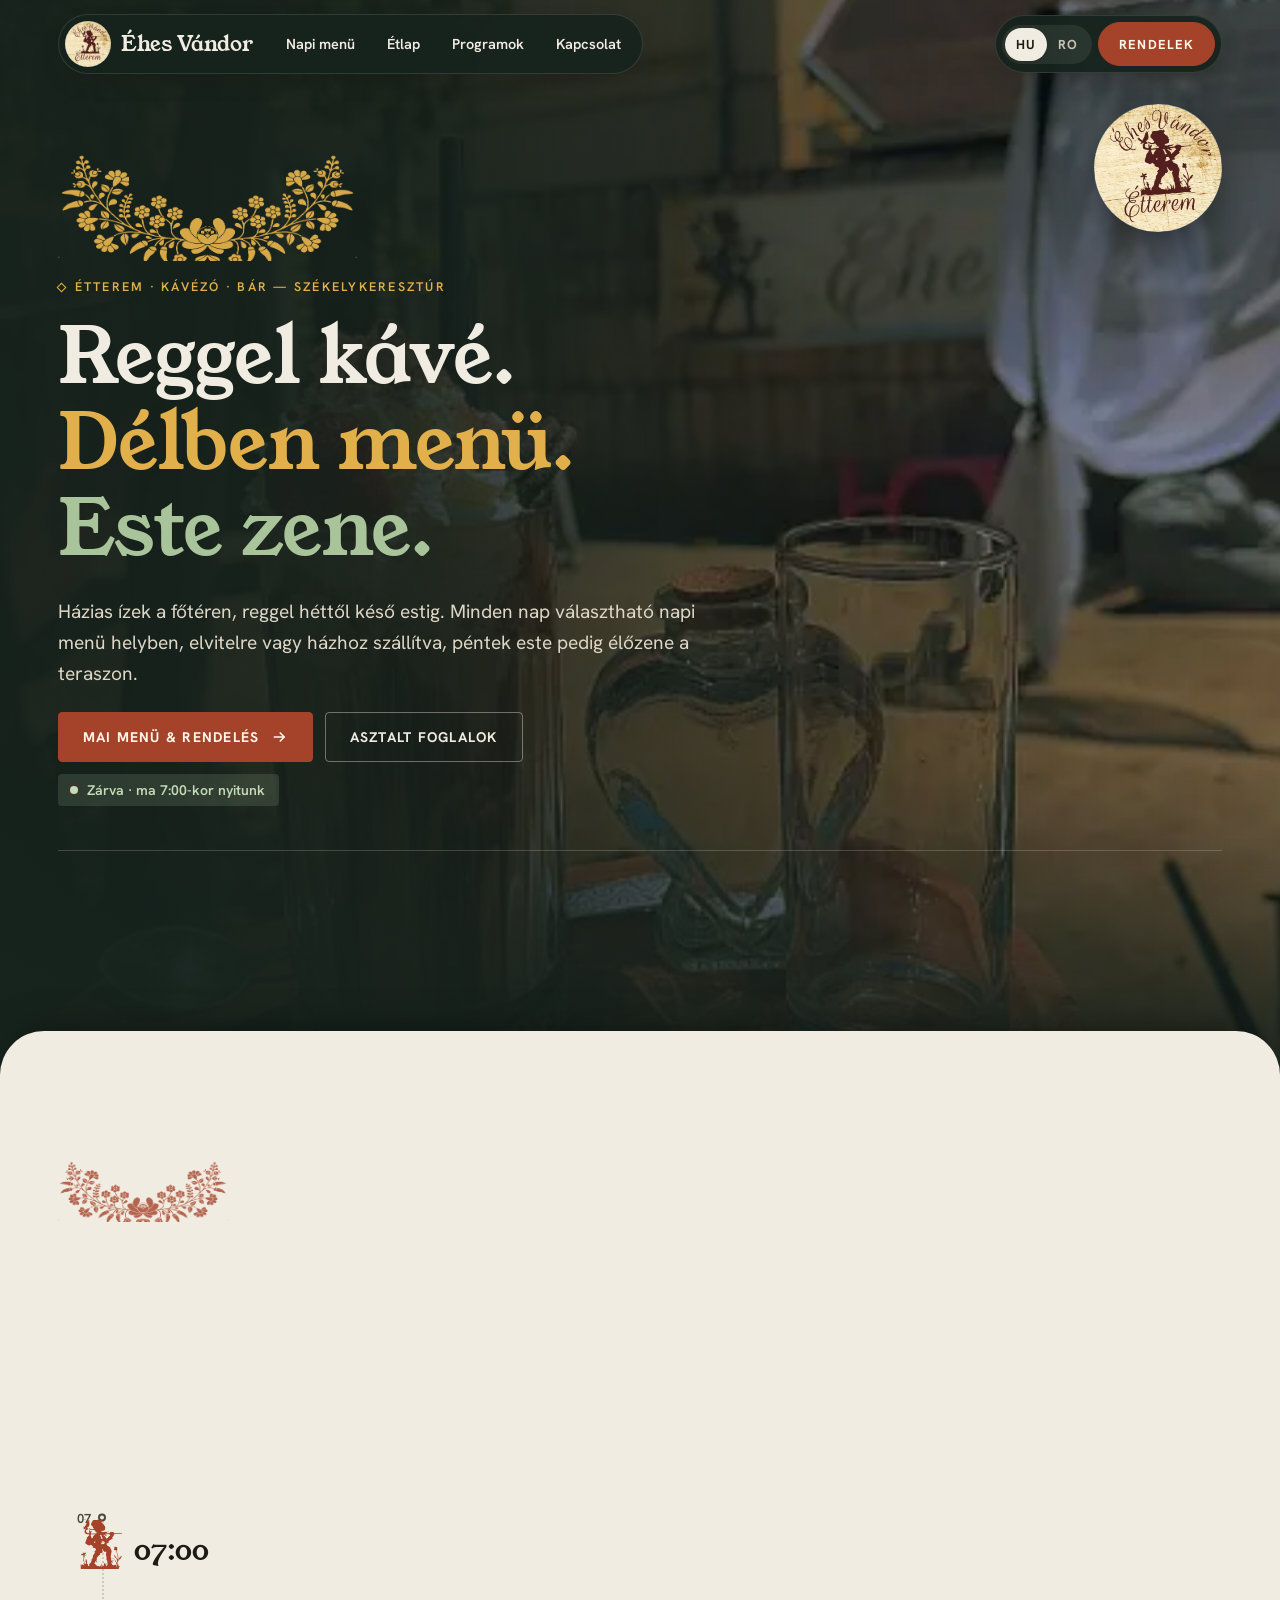
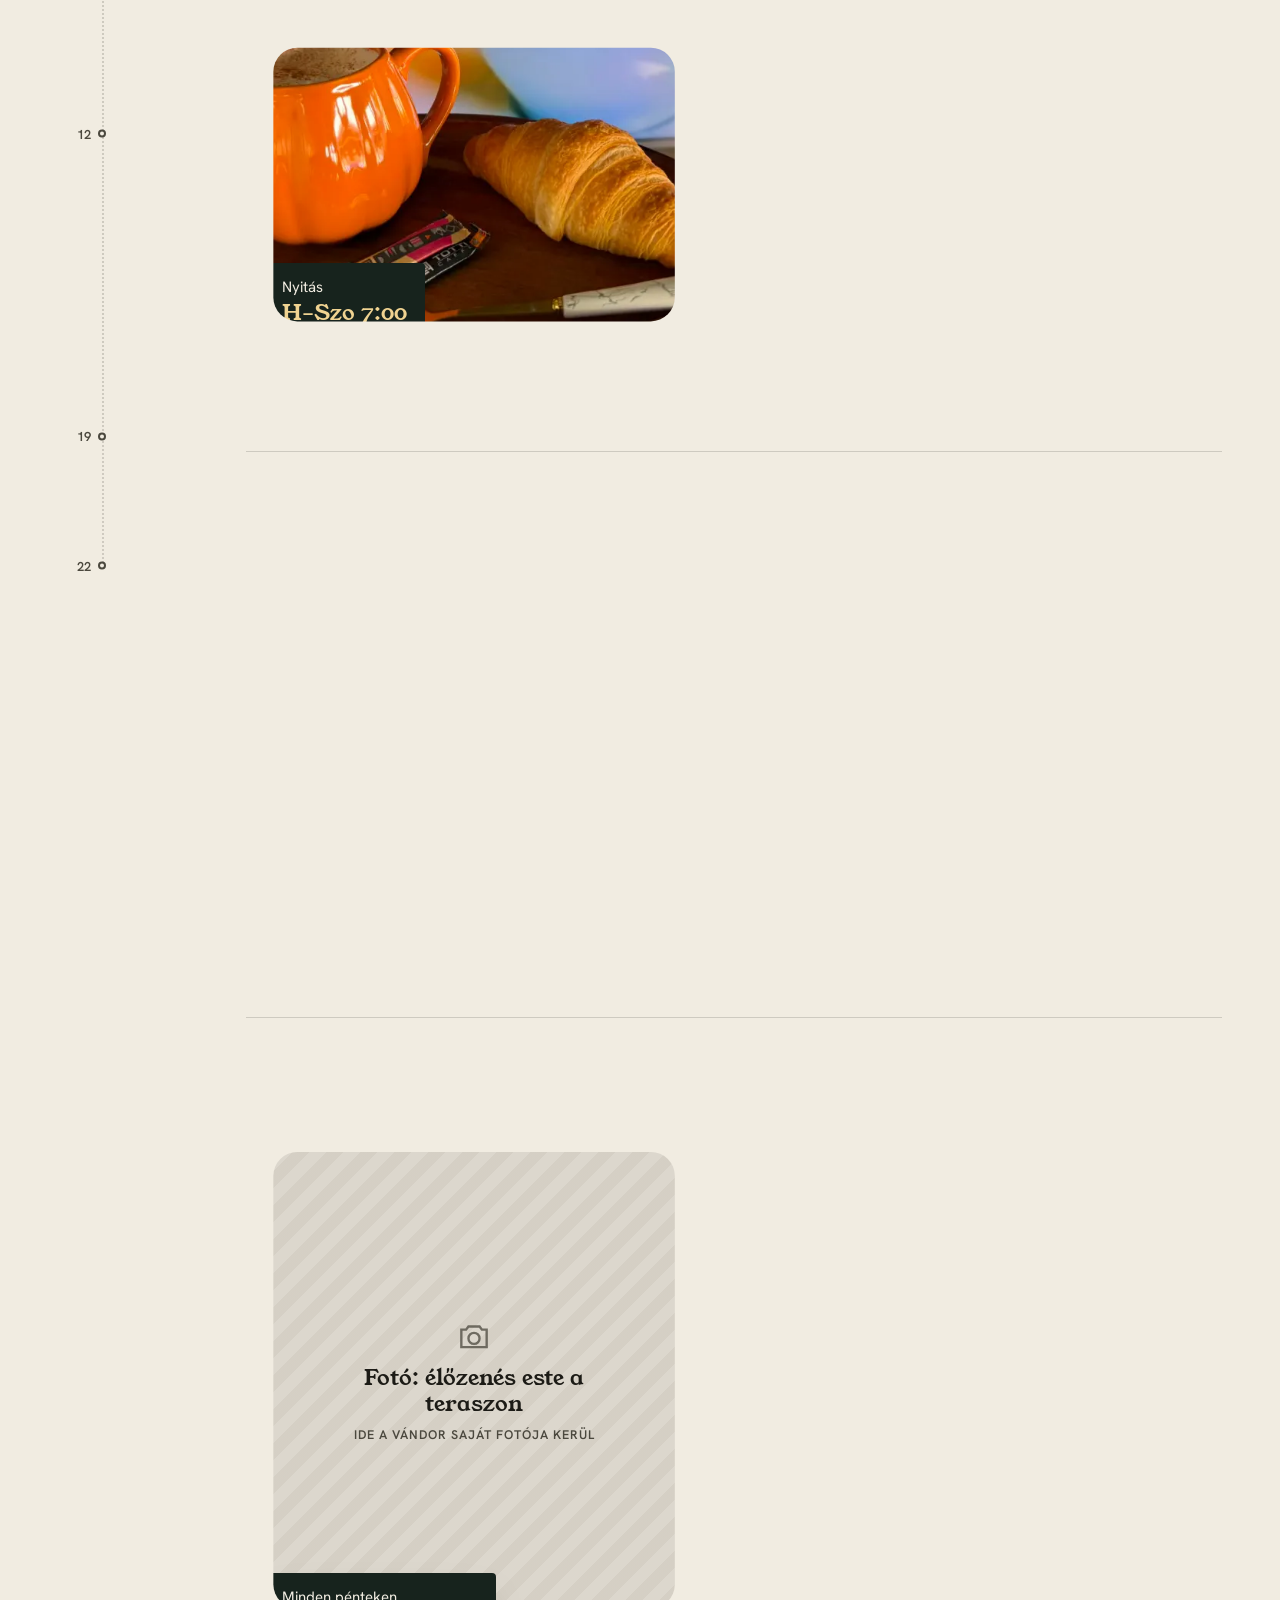
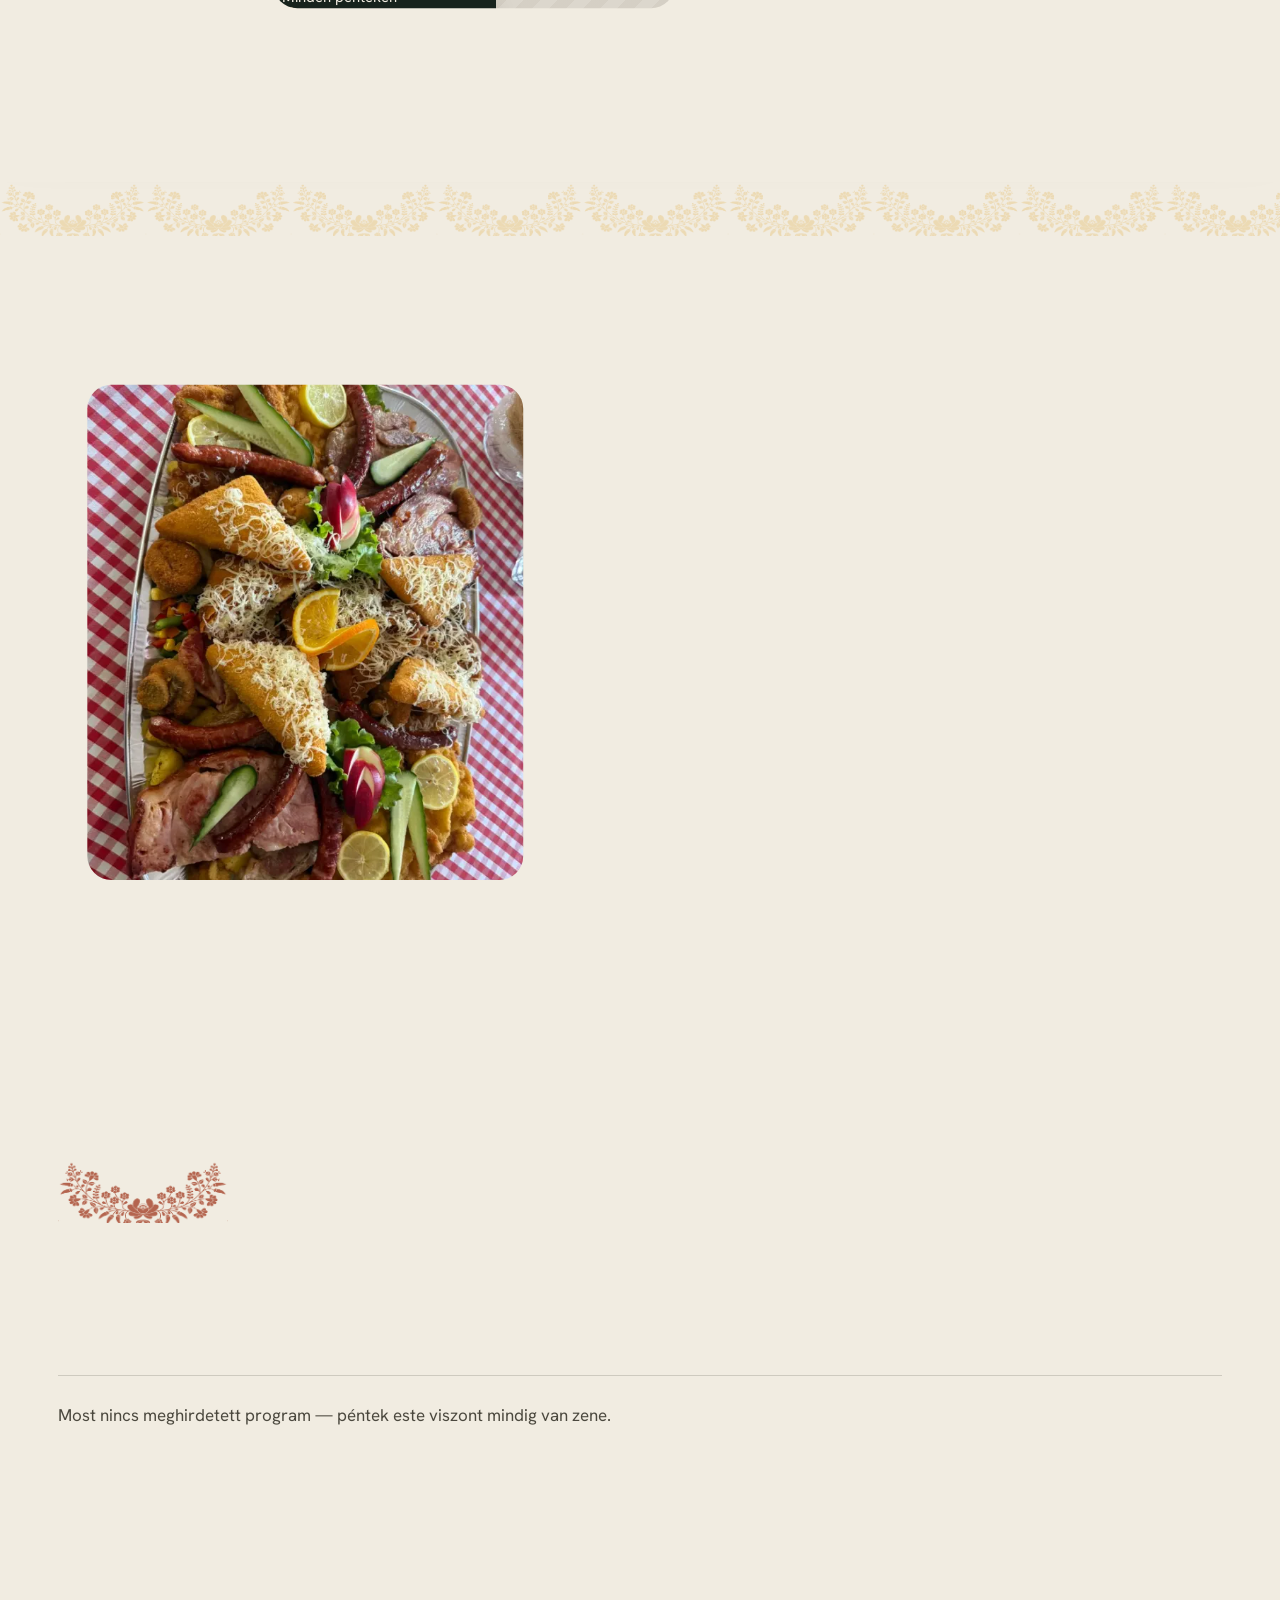
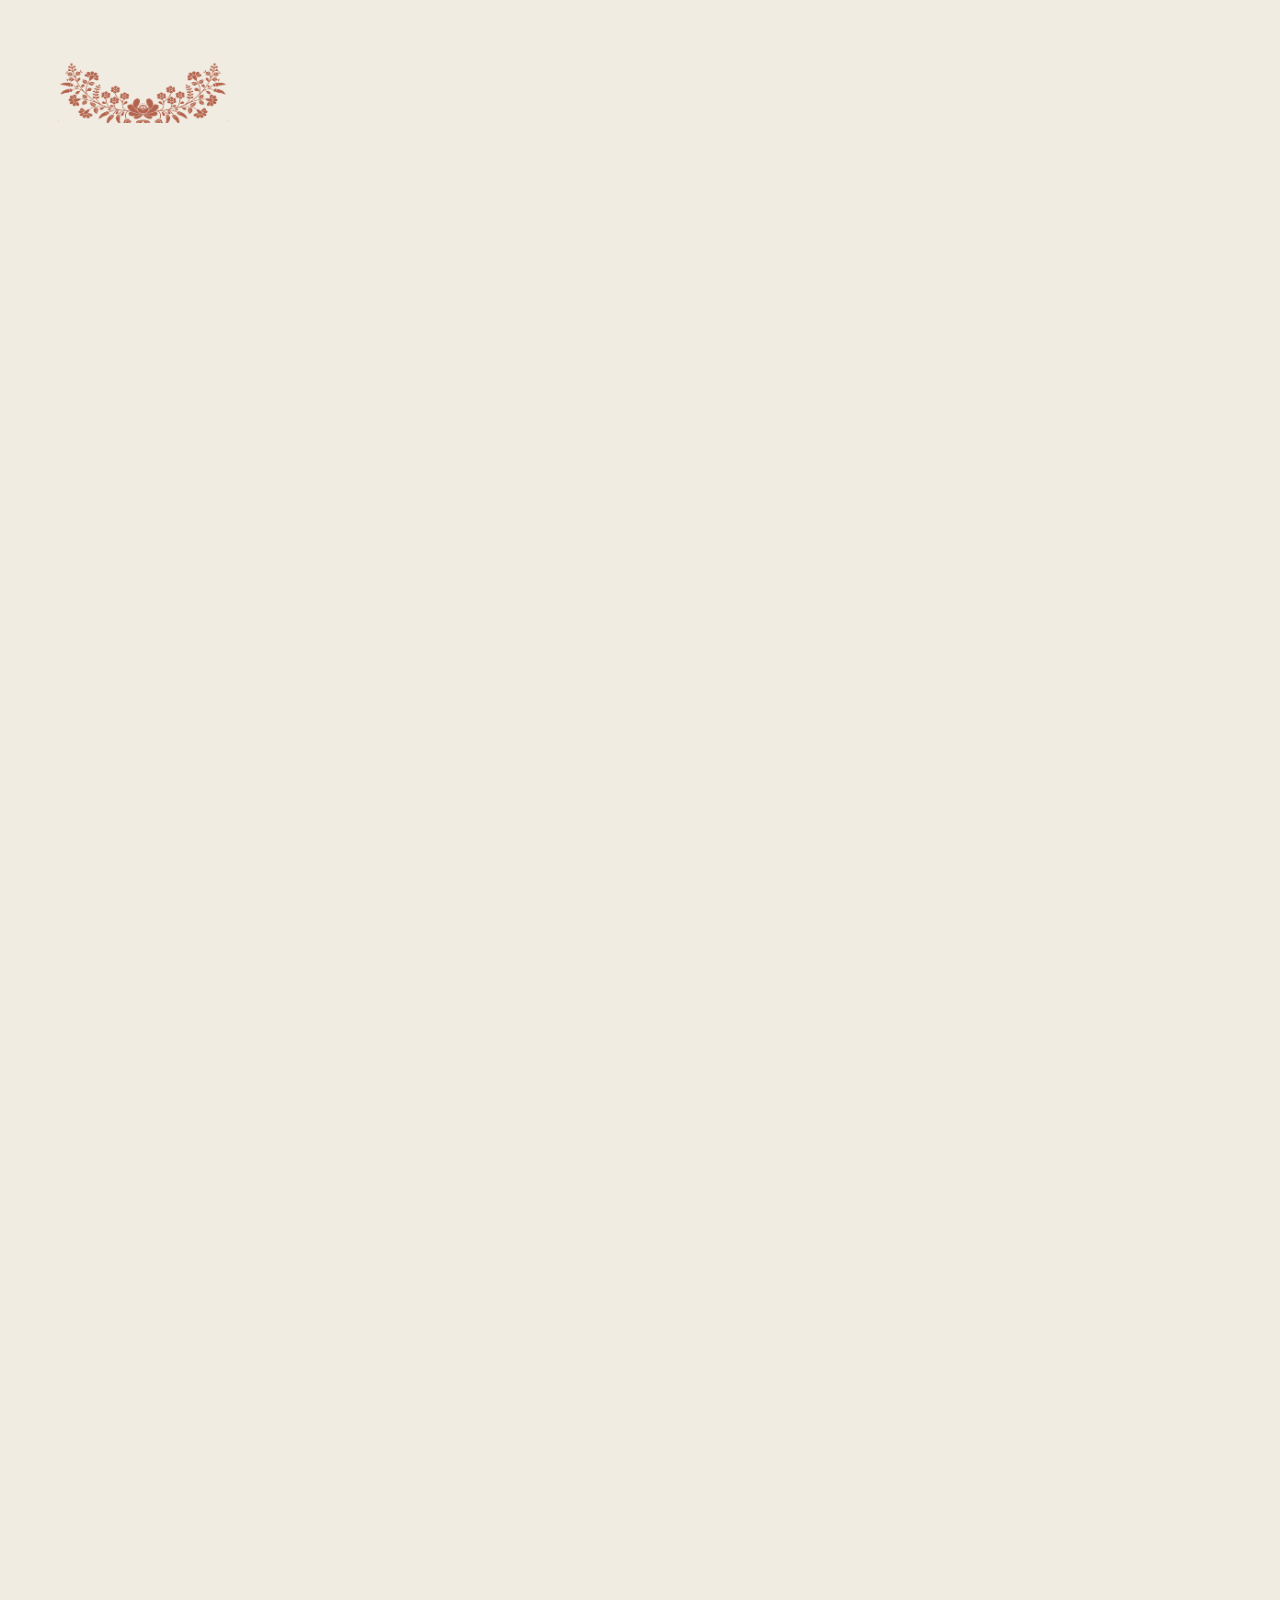
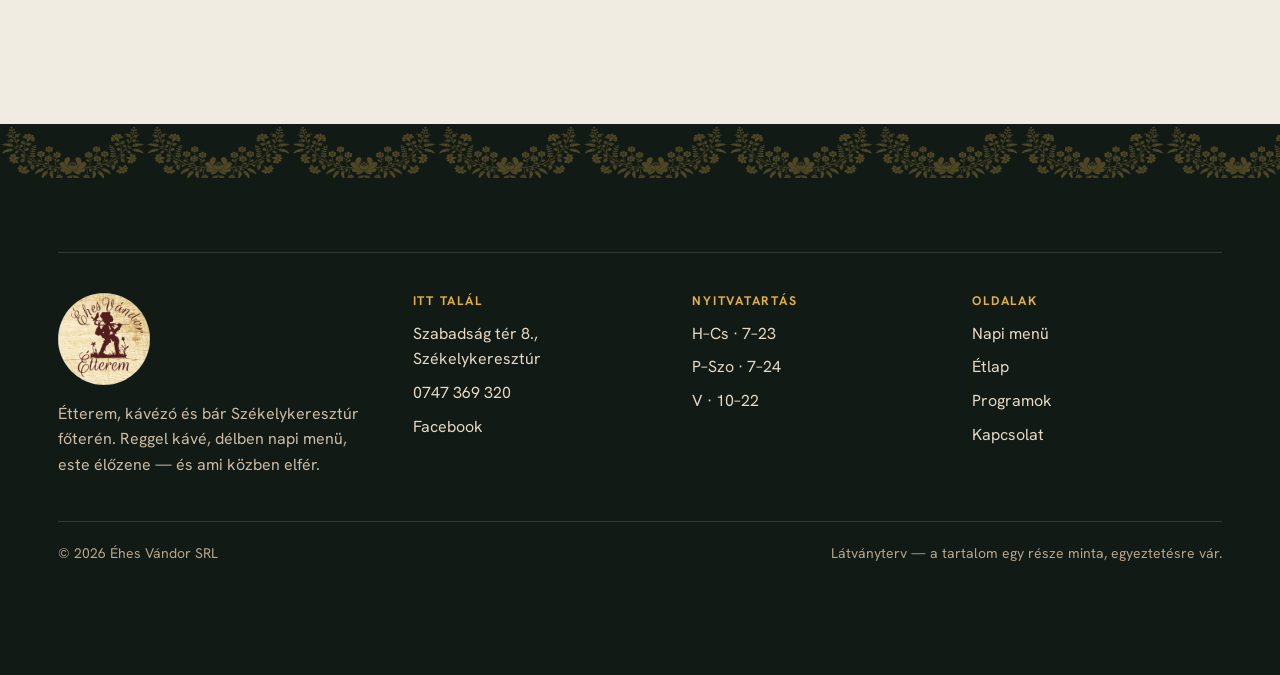
<file: index.html>
<!doctype html>
<html lang="hu" class="no-js v-b">
<head>
<meta charset="utf-8">
<script>try{if(sessionStorage.getItem("ev-pt")==="1"&&!matchMedia("(prefers-reduced-motion: reduce)").matches)document.documentElement.classList.add("pt-in")}catch(e){}</script>
<meta name="viewport" content="width=device-width, initial-scale=1, viewport-fit=cover">
<title>Éhes Vándor Étterem · Székelykeresztúr</title>
<meta name="description" content="Étterem, kávézó és bár Székelykeresztúr főterén. Napi menü házhozszállítással, péntek esti élőzene, terasz.">
<meta name="robots" content="noindex">
<meta name="theme-color" content="#241812">
<meta property="og:type" content="website">
<meta property="og:title" content="Éhes Vándor Étterem · Székelykeresztúr">
<meta property="og:description" content="Étterem, kávézó és bár Székelykeresztúr főterén. Napi menü házhozszállítással, péntek esti élőzene, terasz.">
<meta property="og:image" content="https://bucu135.github.io/ehes-vandor-latvanyterv/img/og.jpg">
<link rel="icon" href="img/logo-240.webp">
<link rel="preconnect" href="https://fonts.googleapis.com">
<link rel="preconnect" href="https://fonts.gstatic.com" crossorigin>
<link href="https://fonts.googleapis.com/css2?family=Young+Serif&family=Hanken+Grotesk:ital,wght@0,400..800;1,400&display=swap" rel="stylesheet">
<link rel="stylesheet" href="styles.css">
<link rel="stylesheet" href="theme-b.css">
</head>
<body data-tone="reggel" class="v-b">
<a class="skip" href="#main" data-i18n="skip">Ugrás a tartalomra</a>

<header class="hdr">
  <div class="wrap">
    <div class="hdr-pill">
      <a class="brand" href="index.html" aria-label="Éhes Vándor — főoldal">
        <img src="img/logo-240.webp" alt="">
        <b>Éhes Vándor</b>
      </a>
      <nav class="nav" aria-label="Fő navigáció">
        <a href="napi-menu.html" data-page="napi-menu" data-i18n="nav.daily">Napi menü</a>
        <a href="etlap.html" data-page="etlap" data-i18n="nav.carte">Étlap</a>
        <a href="programok.html" data-page="programok" data-i18n="nav.events">Programok</a>
        <a href="kapcsolat.html" data-page="kapcsolat" data-i18n="nav.contact">Kapcsolat</a>
      </nav>
    </div>
    <div class="hdr-pill hdr-right">
      <div class="lang" role="group" aria-label="Nyelv">
        <button type="button" data-lang="hu" aria-pressed="true">HU</button>
        <button type="button" data-lang="ro" aria-pressed="false">RO</button>
      </div>
      <a class="btn bordo" href="napi-menu.html#rendeles" data-order-open data-i18n="cta.order">Rendelek</a>
      <button class="burger" type="button" aria-expanded="false" aria-controls="drawer" aria-label="Menü"><span></span><span></span><span></span></button>
    </div>
  </div>
</header>

<div class="drawer" id="drawer" aria-hidden="true">
  <nav aria-label="Mobil navigáció">
    <a href="index.html" data-page="index" aria-current="page" data-i18n="nav.home">Főoldal</a>
    <a href="napi-menu.html" data-page="napi-menu" data-i18n="nav.daily">Napi menü</a>
    <a href="etlap.html" data-page="etlap" data-i18n="nav.carte">Étlap</a>
    <a href="programok.html" data-page="programok" data-i18n="nav.events">Programok</a>
    <a href="kapcsolat.html" data-page="kapcsolat" data-i18n="nav.contact">Kapcsolat</a>
  </nav>
  <div class="lang" role="group" aria-label="Nyelv">
    <button type="button" data-lang="hu" aria-pressed="true">HU</button>
    <button type="button" data-lang="ro" aria-pressed="false">RO</button>
  </div>
  <div class="meta">
    <span class="status" data-live>Most nyitva</span>
    <a href="tel:+40747369320">0747 369 320</a>
    <span data-i18n="addr">Szabadság tér 8., Székelykeresztúr</span>
  </div>
</div>

<main id="main">
<!-- ============ NYITÓKÉP ============ -->
<section class="hero" data-tone-sec="reggel">
  <div class="wrap">
    <div class="hero-grid">
      <div class="hero-copy">
        <span class="eyebrow rv" data-i18n="hero.eyebrow">Étterem · Kávézó · Bár — Székelykeresztúr</span>
        <h1 class="h-line">
          <span><span class="t-reggel" data-i18n="hero.l1">Reggel kávé.</span></span>
          <span><span class="t-del" style="--d:.12s" data-i18n="hero.l2">Délben menü.</span></span>
          <span><span class="t-este" style="--d:.24s" data-i18n="hero.l3">Este zene.</span></span>
        </h1>
        <p class="lead rv" style="--d:.3s" data-i18n="hero.lead">Házias ízek a főtéren, reggel héttől késő estig. Minden nap választható napi menü helyben, elvitelre vagy házhoz szállítva, péntek este pedig élőzene a teraszon.</p>
        <div class="hero-ctas rv" style="--d:.4s">
          <a class="btn bordo" href="napi-menu.html">
            <span data-i18n="hero.cta1">Mai menü &amp; rendelés</span>
            <svg viewBox="0 0 24 24" fill="none" stroke="currentColor" stroke-width="2" aria-hidden="true"><path d="M5 12h14M13 6l6 6-6 6"/></svg>
          </a>
          <a class="btn ghost" href="programok.html#foglalas" data-i18n="hero.cta2">Asztalt foglalok</a>
          <span class="status" data-live>Most nyitva</span>
        </div>
      </div>
      <figure class="hero-photo rv-img" style="margin:0">
        <img class="hp-img" src="img/terasz-1600.webp" srcset="img/terasz-800.webp 800w, img/terasz-1600.webp 1600w" sizes="(max-width: 980px) 100vw, 52vw" alt="Jeges kávé a Vándor teraszán, a fák árnyékában; háttérben a fa cégtábla" fetchpriority="high">
        <img class="hero-logo" src="img/logo-240.webp" srcset="img/logo-240.webp 240w, img/logo-480.webp 480w" sizes="120px" alt="">
        <figcaption class="cap"><span data-i18n="hero.cap">A terasz, nyári délután</span></figcaption>
      </figure>
    </div>
    <div class="facts">
      <div class="rv"><b class="num" data-i18n="facts.open">7:00</b><span data-i18n="facts.open2">hétköznap és szombaton már reggel nyitunk</span></div>
      <div class="rv" style="--d:.08s"><b data-i18n="facts.deliv">Házhoz is</b><span data-i18n="facts.deliv2">a napi menü és a Vándor-tál is rendelhető</span></div>
      <div class="rv" style="--d:.16s"><b data-i18n="facts.fri">Péntek este</b><span data-i18n="facts.fri2">élőzene — jó időben a teraszon, hűvösben fent</span></div>
      <div class="rv" style="--d:.24s"><b class="num">2 646</b><span data-i18n="facts.fb">követő a Vándor Facebook-oldalán</span></div>
    </div>
  </div>
</section>

<!-- ============ EGY NAP A VÁNDORBAN ============ -->
<section class="day" aria-labelledby="dayTitle">
  <div class="wrap">
    <div class="day-head">
      <span class="eyebrow rv" data-i18n="day.eyebrow">Egy nap a Vándorban</span>
      <h2 id="dayTitle" class="rv" data-i18n="day.title">Reggel héttől késő estig — ugyanaz a ház, háromféle arc.</h2>
    </div>

    <div class="day-body">
    <aside class="dayrail" aria-hidden="true">
      <!-- A · Ösvény -->
      <div class="rail-a">
        <span class="ra-line"></span><span class="ra-fill"></span>
        <span class="ra-stop num" style="--at:0">07</span>
        <span class="ra-stop num" style="--at:.3333">12</span>
        <span class="ra-stop num" style="--at:.8">19</span>
        <span class="ra-stop num" style="--at:1">22</span>
        <div class="ra-walker"><span class="vandor"></span><span class="clock num">07:00</span></div>
      </div>
      <!-- B · Napív -->
      <div class="rail-b">
        <svg viewBox="0 0 140 400" preserveAspectRatio="none"><path class="rb-track" d="M120 10 A100 190 0 0 0 120 390"/><path class="rb-done" d="M120 10 A100 190 0 0 0 120 390" pathLength="1"/></svg>
        <span class="rb-sun"></span>
        <div class="rb-center"><span class="vandor"></span><span class="clock num">07:00</span><span class="rb-label">reggel</span></div>
      </div>
      <!-- C · Óraszalag -->
      <div class="rail-c">
        <div class="rc-window"><div class="rc-tape"></div></div>
        <div class="rc-mark"><span class="vandor"></span><span class="clock num">07:00</span></div>
      </div>
    </aside>
    <div class="chapters">

    <!-- reggel -->
    <article class="chapter" data-tone-sec="reggel">
      <div class="ch-media rv-img">
        <div class="frame"><img src="img/kave-1400.webp" srcset="img/kave-800.webp 800w, img/kave-1400.webp 1400w" sizes="(max-width: 980px) 100vw, 46vw" alt="Tökös bögrében cappuccino és vajas kroasszon fa tálcán" loading="lazy"></div>
        <div class="tag"><span data-i18n="ch1.tagk">Nyitás</span><b class="num" data-i18n="ch1.tag">H–Szo 7:00</b></div>
      </div>
      <div class="ch-copy">
        <div class="ch-time rv">07<small data-i18n="ch1.k">reggel</small></div>
        <h3 class="rv" data-i18n="ch1.t">Kávé és kroasszon, mielőtt elindul a nap.</h3>
        <p class="lead rv" data-i18n="ch1.p">A Vándor reggel kávézó: frissen főzött kávé, egy vajas kroasszon, és pár csendes perc a főtéren — vagy nyáron a teraszon, a fák alatt.</p>
        <ul class="rv">
          <li data-i18n="ch1.l1">Finom kávék, reggel héttől</li>
          <li data-i18n="ch1.l2">Terasz a fák alatt, árnyékban</li>
        </ul>
      </div>
    </article>

    <!-- dél -->
    <article class="chapter flip" data-tone-sec="del">
      <div class="ch-media rv">
        <div class="board" data-board>
          <div class="board-top"><h3 data-i18n="board.t">Mai menü</h3><span class="date">—</span></div>
          <div class="board-cols"></div>
          <p class="demo-note"></p>
          <span class="motif" aria-hidden="true"></span>
        </div>
      </div>
      <div class="ch-copy">
        <div class="ch-time rv">12<small data-i18n="ch2.k">délben</small></div>
        <h3 class="rv" data-i18n="ch2.t">Választható napi menü: leves, főétel, köret — ahogy Ön rakja össze.</h3>
        <p class="lead rv" data-i18n="ch2.p">Minden reggel új tábla: négyféle leves, négyféle főétel, négyféle köret. Itt a honlapon már délelőtt látszik, és pár koppintással megrendelhető — helyben, elvitelre vagy házhoz.</p>
        <div class="rv"><a class="link-arrow" href="napi-menu.html" data-i18n="ch2.cta">Rakja össze a mai menüjét</a></div>
      </div>
    </article>

    <!-- este -->
    <article class="chapter" data-tone-sec="este">
      <div class="ch-media rv-img">
        <div class="frame tall"><div class="ph" role="img" aria-label="Fotó: élőzenés este a teraszon — helyőrző"><svg viewBox="0 0 24 24" fill="none" stroke="currentColor" stroke-width="1.5" aria-hidden="true"><path d="M4 8h3l1.5-2h7L17 8h3v11H4z"/><circle cx="12" cy="13.5" r="3.5"/></svg><b data-i18n="ph.music">Fotó: élőzenés este a teraszon</b><small data-i18n="ph.sub">ide a Vándor saját fotója kerül</small></div></div>
        <div class="tag"><span data-i18n="ch3.tagk">Minden pénteken</span><b data-i18n="ch3.tag">Élőzene egész este</b></div>
      </div>
      <div class="ch-copy">
        <div class="ch-time rv">19<small data-i18n="ch3.k">este</small></div>
        <h3 class="rv" data-i18n="ch3.t">Este a Vándor bár: koktélok, élőzene, terasz.</h3>
        <p class="lead rv" data-i18n="ch3.p">Péntekenként egész este szól a zene — Ambrus Balázs, Tarkó Nimród és barátaik. Jó időben a teraszon, hűvösebb estéken fent, az étteremben. Asztalfoglalás ajánlott.</p>
        <ul class="rv">
          <li data-i18n="ch3.l1">Koktélok, borok, pálinka</li>
          <li data-i18n="ch3.l2">Meccsközvetítések, tematikus bulik, malacsütés</li>
        </ul>
        <div class="rv"><a class="link-arrow" href="programok.html" data-i18n="ch3.cta">Mi lesz a héten?</a></div>
      </div>
    </article>
    </div>
    </div>
  </div>
</section>

<!-- ============ VÁNDOR-TÁL ============ -->
<section class="tal" data-tone-sec="este" aria-labelledby="talTitle">
  <div class="wrap tal-grid">
    <div class="tal-photo rv-img"><img src="img/tal-1300.webp" srcset="img/tal-700.webp 700w, img/tal-1300.webp 1300w" sizes="(max-width: 980px) 100vw, 42vw" alt="Bőséges sültes tál rántott hússal, kolbásszal, sajttal kockás terítőn" loading="lazy"></div>
    <div class="tal-copy">
      <span class="eyebrow rv" data-i18n="tal.eyebrow">A ház tála</span>
      <h2 id="talTitle" class="rv" data-i18n="tal.t">Éhes Vándor Tál — az egész társaságnak.</h2>
      <div class="price rv"><b class="num">185</b><span data-i18n="tal.unit">lej · fatálon tálalva</span></div>
      <ul class="chips rv">
        <li data-i18n="tal.i1">rántott hús</li><li data-i18n="tal.i2">grillkolbász</li><li data-i18n="tal.i3">sült oldalas</li>
        <li data-i18n="tal.i4">hasábburgonya</li><li data-i18n="tal.i5">steakburgonya</li><li data-i18n="tal.i6">zöldséges rizs</li><li data-i18n="tal.i7">csemegekukorica-mix</li>
      </ul>
      <p class="lead rv" data-i18n="tal.p">Helyben a teraszon, vagy házhoz szállítva a családi asztalra.</p>
      <div class="hero-ctas rv">
        <a class="btn mez" href="tel:+40747369320" data-i18n="tal.cta">Rendelés: 0747 369 320</a>
        <a class="link-arrow" href="etlap.html" data-i18n="tal.cta2">Teljes étlap</a>
      </div>
    </div>
  </div>
</section>

<!-- ============ KÖVETKEZŐ PROGRAMOK ============ -->
<section class="next" data-tone-sec="este" aria-labelledby="nextTitle">
  <div class="wrap">
    <div class="sec-head">
      <div>
        <span class="eyebrow rv" data-i18n="next.eyebrow">Programok</span>
        <h2 id="nextTitle" class="rv" data-i18n="next.t">Mi lesz a Vándorban?</h2>
      </div>
      <a class="link-arrow rv" href="programok.html" data-i18n="next.all">Minden program</a>
    </div>
    <div class="ev-list" data-events="short"></div>
  </div>
</section>

<!-- ============ ÉTLAP-ÍZELÍTŐ ============ -->
<section class="taste" data-tone-sec="del" aria-labelledby="tasteTitle">
  <div class="wrap">
    <div class="sec-head">
      <div>
        <span class="eyebrow rv" data-i18n="taste.eyebrow">Étlap</span>
        <h2 id="tasteTitle" class="rv" data-i18n="taste.t">Székely, magyar, román klasszikusok — és pizza is.</h2>
      </div>
      <a class="link-arrow rv" href="etlap.html" data-i18n="taste.all">Teljes étlap</a>
    </div>
    <div class="taste-grid">
      <a class="rv" href="etlap.html#levesek"><i>01</i><b data-i18n="taste.c1">Csorbák &amp; levesek</b><span data-i18n="taste.c1d">parasztcsorba, babgulyás, lucskos káposzta</span></a>
      <a class="rv" style="--d:.06s" href="etlap.html#husok"><i>02</i><b data-i18n="taste.c2">Húsok &amp; sültek</b><span data-i18n="taste.c2d">csülök, fatányéros, csirkemell nyolcféleképpen</span></a>
      <a class="rv" style="--d:.12s" href="etlap.html#halak"><i>03</i><b data-i18n="taste.c3">Halak</b><span data-i18n="taste.c3d">pisztráng, ponty, tőkehal</span></a>
      <a class="rv" href="etlap.html#pizza"><i>04</i><b data-i18n="taste.c4">Pizza &amp; tészta</b><span data-i18n="taste.c4d">helyben vagy elvitelre</span></a>
      <a class="rv" style="--d:.06s" href="etlap.html#desszert"><i>05</i><b data-i18n="taste.c5">Desszertek</b><span data-i18n="taste.c5d">túrófánk, madártej, csokisoufflé, palacsinta</span></a>
      <a class="rv" style="--d:.12s" href="etlap.html#italok"><i>06</i><b data-i18n="taste.c6">Kávé, koktél, bor</b><span data-i18n="taste.c6d">reggeli kávétól az esti koktélig</span></a>
    </div>
  </div>
</section>

<!-- ============ PITCH ============ -->
<section class="pitch" data-tone-sec="del" aria-labelledby="pitchTitle">
  <div class="wrap">
    <div class="pitch-box rv">
      <span class="motif" aria-hidden="true"></span>
      <span class="eyebrow" data-i18n="pitch.eyebrow">Amit ez az oldal levesz a válláról</span>
      <h2 id="pitchTitle" data-i18n="pitch.t">Egyszer írja be a menüt, a többit az oldal intézi.</h2>
      <div class="pitch-grid">
        <div><span class="n">1</span><div><h3 data-i18n="pitch.1t">Napi menü egy helyen</h3><p data-i18n="pitch.1p">Reggel a telefonról beírja, és már ott van a honlapon, a főoldalon — és elkészül belőle a Facebook-plakát is, szerkesztés nélkül.</p></div></div>
        <div><span class="n">2</span><div><h3 data-i18n="pitch.2t">Rendelés írásban</h3><p data-i18n="pitch.2p">Délben nem csörög folyton a telefon: a rendelés leírva érkezik — mit, hány adagot, mikorra, hova —, a vendég pedig SMS-ben kap visszaigazolást.</p></div></div>
        <div><span class="n">3</span><div><h3 data-i18n="pitch.3t">Programok és asztalfoglalás</h3><p data-i18n="pitch.3p">A péntek esti zene, a Halloween, a Márton-nap: egy listában, ami magától frissül, foglalással együtt.</p></div></div>
        <div><span class="n">4</span><div><h3 data-i18n="pitch.4t">Rendbe tett Google-profil</h3><p data-i18n="pitch.4p">A Vándor Google-térképes adatlapja most gazdátlan: nincs rajta telefonszám, nyitvatartás, fotó. Ezt is rendbe tesszük, és ide mutat.</p></div></div>
      </div>
    </div>
  </div>
</section>
</main>

<footer class="ftr">
  <div class="wrap">
    <span class="motif" aria-hidden="true"></span>
    <div class="ftr-grid">
      <div class="ftr-brand">
        <img src="img/logo-240.webp" alt="Éhes Vándor Étterem logó">
        <p data-i18n="ftr.about">Étterem, kávézó és bár Székelykeresztúr főterén. Reggel kávé, délben napi menü, este élőzene — és ami közben elfér.</p>
      </div>
      <div>
        <h4 data-i18n="ftr.find">Itt talál</h4>
        <ul>
          <li data-i18n="addr">Szabadság tér 8., Székelykeresztúr</li>
          <li><a href="tel:+40747369320">0747 369 320</a></li>
          <li><a href="https://www.facebook.com/ehesvandor" target="_blank" rel="noopener">Facebook</a></li>
        </ul>
      </div>
      <div>
        <h4 data-i18n="ftr.hours">Nyitvatartás</h4>
        <ul class="num">
          <li data-i18n="ftr.h1">H–Cs · 7–23</li>
          <li data-i18n="ftr.h2">P–Szo · 7–24</li>
          <li data-i18n="ftr.h3">V · 10–22</li>
        </ul>
      </div>
      <div>
        <h4 data-i18n="ftr.pages">Oldalak</h4>
        <ul>
          <li><a href="napi-menu.html" data-i18n="nav.daily">Napi menü</a></li>
          <li><a href="etlap.html" data-i18n="nav.carte">Étlap</a></li>
          <li><a href="programok.html" data-i18n="nav.events">Programok</a></li>
          <li><a href="kapcsolat.html" data-i18n="nav.contact">Kapcsolat</a></li>
        </ul>
      </div>
    </div>
    <div class="base">
      <span>© <span data-year>2026</span> Éhes Vándor SRL</span>
      <span data-i18n="ftr.demo">Látványterv — a tartalom egy része minta, egyeztetésre vár.</span>
    </div>
  </div>
</footer>

<div class="dock away">
  <a class="btn mez" href="napi-menu.html#rendeles" data-order-open data-i18n="dock.order">Rendelés</a>
  <a class="btn" href="tel:+40747369320" data-i18n="dock.call">Hívás</a>
</div>

<script src="data.js"></script>
<script src="locale.js"></script>
<script src="site.js"></script>
</body>
</html>
</file>
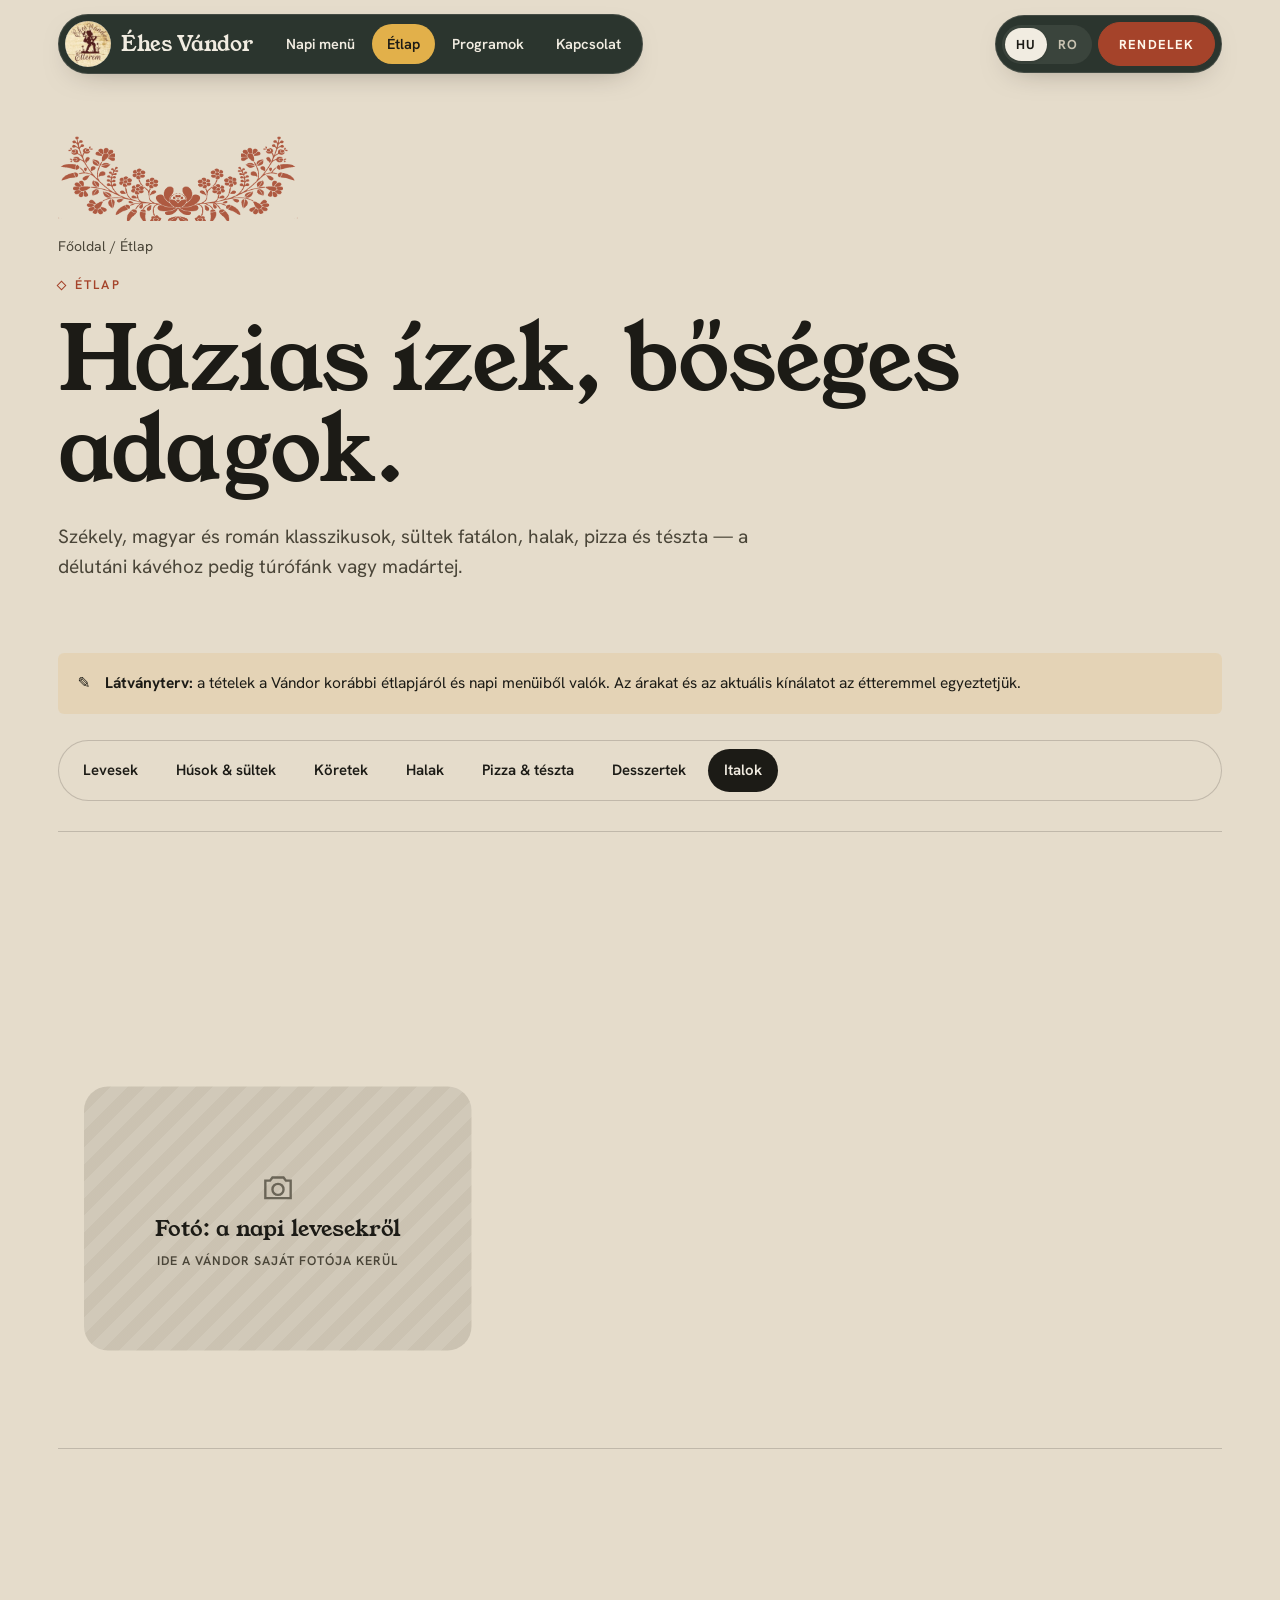
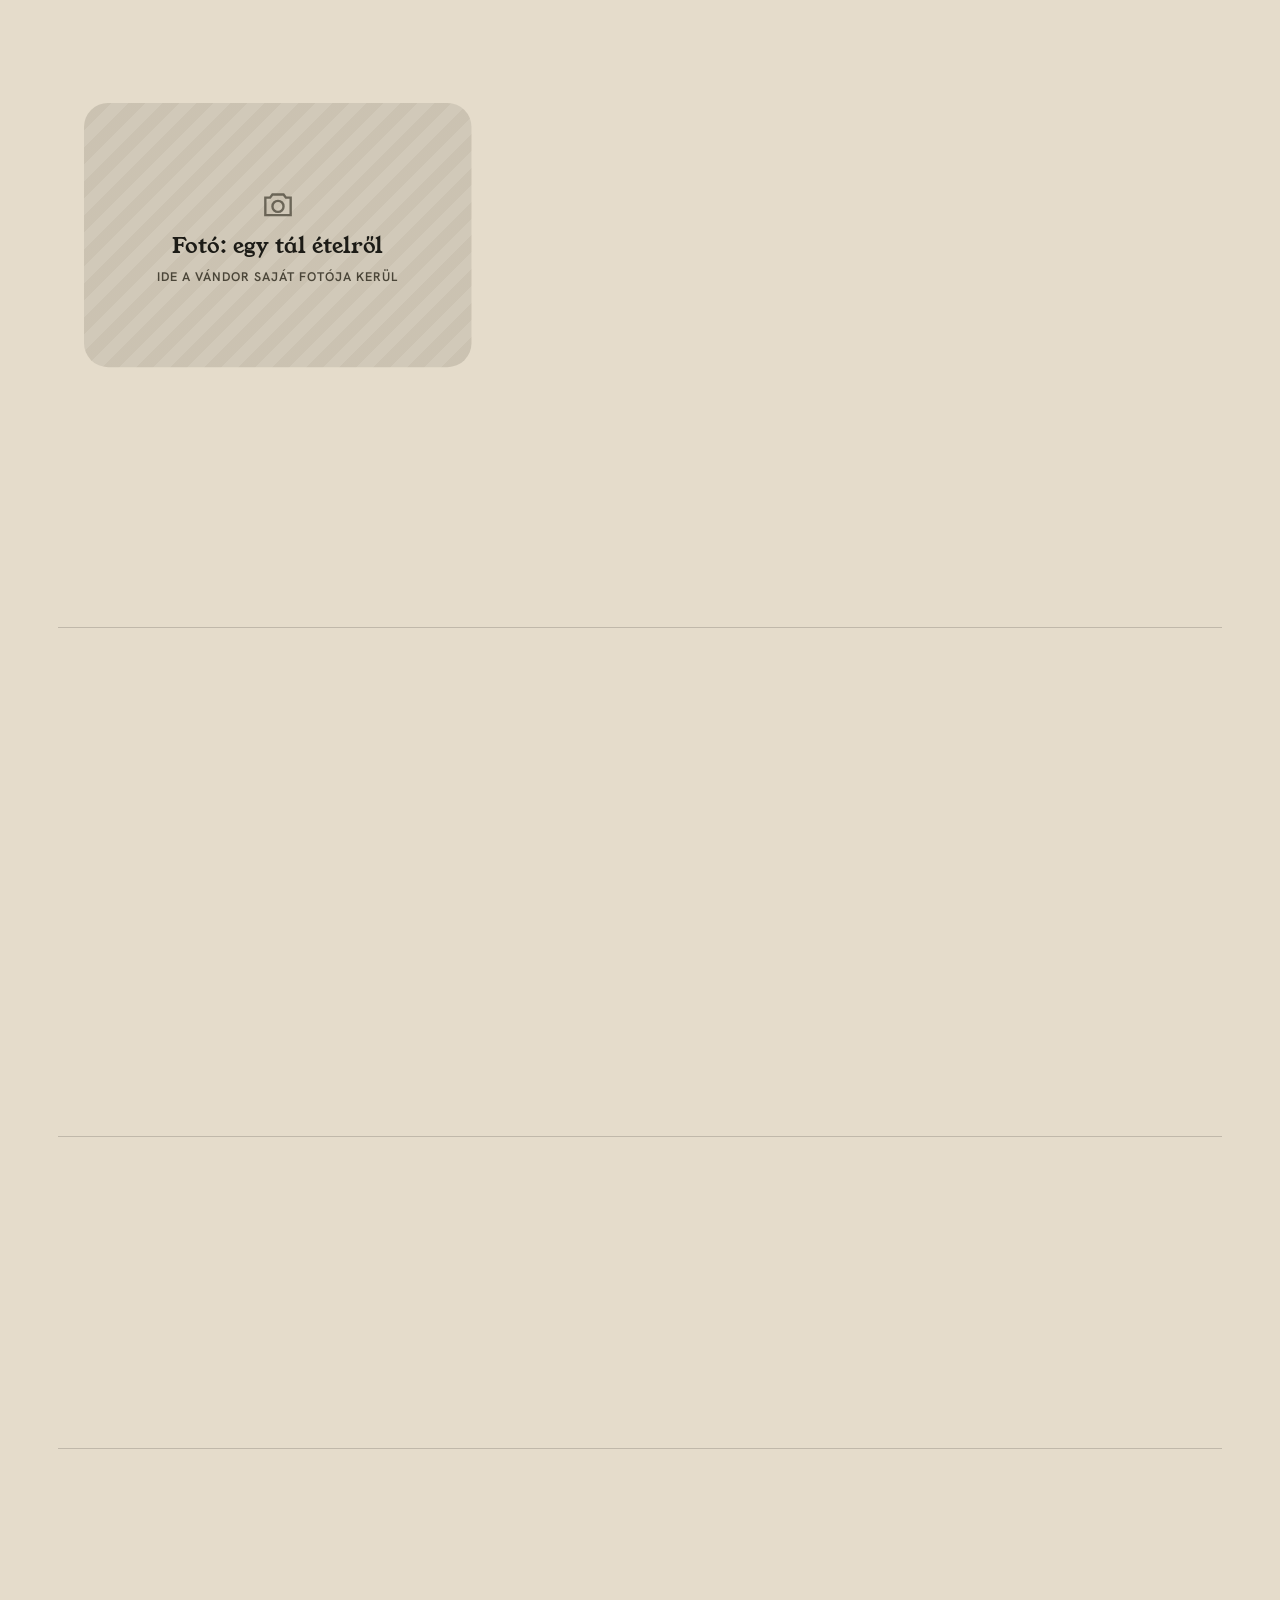
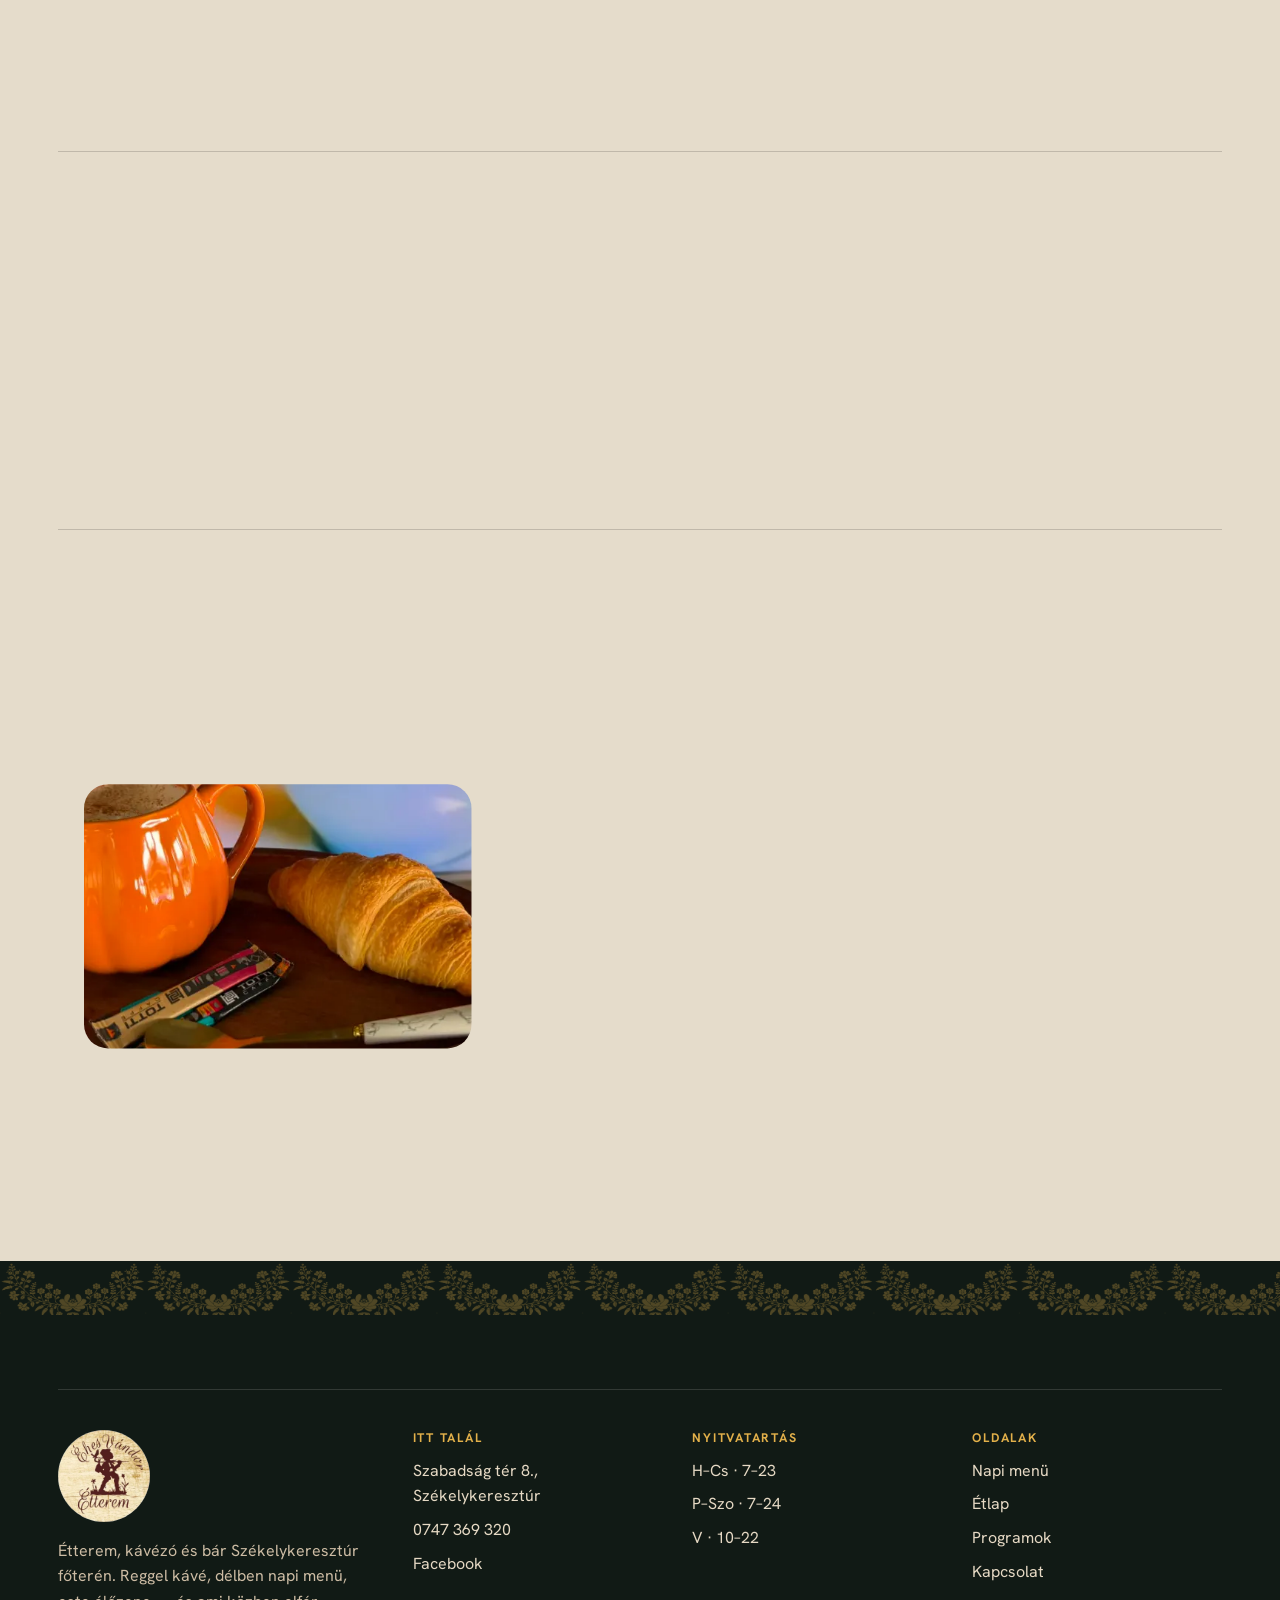
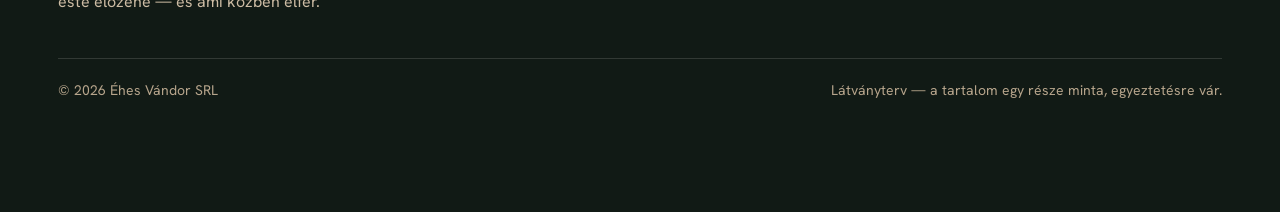
<file: etlap.html>
<!doctype html>
<html lang="hu" class="no-js v-b">
<head>
<meta charset="utf-8">
<script>try{if(sessionStorage.getItem("ev-pt")==="1"&&!matchMedia("(prefers-reduced-motion: reduce)").matches)document.documentElement.classList.add("pt-in")}catch(e){}</script>
<meta name="viewport" content="width=device-width, initial-scale=1, viewport-fit=cover">
<title>Étlap · Éhes Vándor Székelykeresztúr</title>
<meta name="description" content="Csorbák, sültek, halak, pizza, desszertek és italok — az Éhes Vándor étlapja.">
<meta name="robots" content="noindex">
<meta name="theme-color" content="#241812">
<meta property="og:type" content="website">
<meta property="og:title" content="Étlap · Éhes Vándor Székelykeresztúr">
<meta property="og:description" content="Csorbák, sültek, halak, pizza, desszertek és italok — az Éhes Vándor étlapja.">
<meta property="og:image" content="https://bucu135.github.io/ehes-vandor-latvanyterv/img/og.jpg">
<link rel="icon" href="img/logo-240.webp">
<link rel="preconnect" href="https://fonts.googleapis.com">
<link rel="preconnect" href="https://fonts.gstatic.com" crossorigin>
<link href="https://fonts.googleapis.com/css2?family=Young+Serif&family=Hanken+Grotesk:ital,wght@0,400..800;1,400&display=swap" rel="stylesheet">
<link rel="stylesheet" href="styles.css">
<link rel="stylesheet" href="theme-b.css">
</head>
<body data-tone="del" class="v-b">
<a class="skip" href="#main" data-i18n="skip">Ugrás a tartalomra</a>

<header class="hdr">
  <div class="wrap">
    <div class="hdr-pill">
      <a class="brand" href="index.html" aria-label="Éhes Vándor — főoldal">
        <img src="img/logo-240.webp" alt="">
        <b>Éhes Vándor</b>
      </a>
      <nav class="nav" aria-label="Fő navigáció">
        <a href="napi-menu.html" data-page="napi-menu" data-i18n="nav.daily">Napi menü</a>
        <a href="etlap.html" data-page="etlap" aria-current="page" data-i18n="nav.carte">Étlap</a>
        <a href="programok.html" data-page="programok" data-i18n="nav.events">Programok</a>
        <a href="kapcsolat.html" data-page="kapcsolat" data-i18n="nav.contact">Kapcsolat</a>
      </nav>
    </div>
    <div class="hdr-pill hdr-right">
      <div class="lang" role="group" aria-label="Nyelv">
        <button type="button" data-lang="hu" aria-pressed="true">HU</button>
        <button type="button" data-lang="ro" aria-pressed="false">RO</button>
      </div>
      <a class="btn bordo" href="napi-menu.html#rendeles" data-order-open data-i18n="cta.order">Rendelek</a>
      <button class="burger" type="button" aria-expanded="false" aria-controls="drawer" aria-label="Menü"><span></span><span></span><span></span></button>
    </div>
  </div>
</header>

<div class="drawer" id="drawer" aria-hidden="true">
  <nav aria-label="Mobil navigáció">
    <a href="index.html" data-page="index" data-i18n="nav.home">Főoldal</a>
    <a href="napi-menu.html" data-page="napi-menu" data-i18n="nav.daily">Napi menü</a>
    <a href="etlap.html" data-page="etlap" aria-current="page" data-i18n="nav.carte">Étlap</a>
    <a href="programok.html" data-page="programok" data-i18n="nav.events">Programok</a>
    <a href="kapcsolat.html" data-page="kapcsolat" data-i18n="nav.contact">Kapcsolat</a>
  </nav>
  <div class="lang" role="group" aria-label="Nyelv">
    <button type="button" data-lang="hu" aria-pressed="true">HU</button>
    <button type="button" data-lang="ro" aria-pressed="false">RO</button>
  </div>
  <div class="meta">
    <span class="status" data-live>Most nyitva</span>
    <a href="tel:+40747369320">0747 369 320</a>
    <span data-i18n="addr">Szabadság tér 8., Székelykeresztúr</span>
  </div>
</div>

<main id="main">
<section class="page-hero" data-tone-sec="del">
  <div class="wrap">
    <p class="crumb rv"><a href="index.html" data-i18n="nav.home">Főoldal</a> / <span data-i18n="nav.carte">Étlap</span></p>
    <span class="eyebrow rv" data-i18n="et.eyebrow">Étlap</span>
    <h1 class="h-line"><span><span data-i18n="et.h1">Házias ízek, bőséges adagok.</span></span></h1>
    <p class="lead rv" data-i18n="et.lead">Székely, magyar és román klasszikusok, sültek fatálon, halak, pizza és tészta — a délutáni kávéhoz pedig túrófánk vagy madártej.</p>
  </div>
</section>

<section class="carte" data-tone-sec="del">
  <div class="wrap">
    <div class="note-box rv"><span aria-hidden="true">✎</span><p data-i18n="et.note"><b>Látványterv:</b> a tételek a Vándor korábbi étlapjáról és napi menüiből valók. Az árakat és az aktuális kínálatot az étteremmel egyeztetjük.</p></div>

    <nav class="menu-nav" aria-label="Étlap-kategóriák">
      <a href="#levesek" data-i18n="et.n1">Levesek</a>
      <a href="#husok" data-i18n="et.n2">Húsok &amp; sültek</a>
      <a href="#koretek" data-i18n="et.n3">Köretek</a>
      <a href="#halak" data-i18n="et.n4">Halak</a>
      <a href="#pizza" data-i18n="et.n5">Pizza &amp; tészta</a>
      <a href="#desszert" data-i18n="et.n6">Desszertek</a>
      <a href="#italok" data-i18n="et.n7">Italok</a>
    </nav>

    <section class="carte-sec" id="levesek">
      <header>
        <span class="eyebrow rv">01</span>
        <h2 class="rv" data-i18n="et.n1">Levesek</h2>
        <p class="muted rv" data-i18n="et.s1">Csorbák és levesek, ahogy itthon főzik.</p>
        <div class="frame rv-img"><div class="ph" role="img" aria-label="Fotó: a napi levesekről — helyőrző"><svg viewBox="0 0 24 24" fill="none" stroke="currentColor" stroke-width="1.5" aria-hidden="true"><path d="M4 8h3l1.5-2h7L17 8h3v11H4z"/><circle cx="12" cy="13.5" r="3.5"/></svg><b data-i18n="ph.soup">Fotó: a napi levesekről</b><small data-i18n="ph.sub">ide a Vándor saját fotója kerül</small></div></div>
      </header>
      <ul class="dishes">
        <li class="rv"><b data-i18n="d.parcs">Parasztcsorba</b><span class="d" data-i18n="d.parcs2">savanykás, zöldséges csorba</span></li>
        <li class="rv"><b data-i18n="d.bab">Babgulyás</b><span class="d" data-i18n="d.bab2">laktató, paprikás babgulyás</span></li>
        <li class="rv"><b data-i18n="d.lucs">Lucskos káposzta</b><span class="d" data-i18n="d.lucs2">a hideg napok levese</span></li>
        <li class="rv"><b data-i18n="d.zold">Zöldségleves</b><span class="d" data-i18n="d.zold2">könnyű, tiszta leves</span></li>
      </ul>
    </section>

    <section class="carte-sec" id="husok">
      <header>
        <span class="eyebrow rv">02</span>
        <h2 class="rv" data-i18n="et.n2">Húsok &amp; sültek</h2>
        <p class="muted rv" data-i18n="et.s2">Rántott, sült, töltött — és a nagy tál, ha többen jönnek.</p>
        <div class="frame rv-img"><div class="ph" role="img" aria-label="Fotó: egy tál ételről — helyőrző"><svg viewBox="0 0 24 24" fill="none" stroke="currentColor" stroke-width="1.5" aria-hidden="true"><path d="M4 8h3l1.5-2h7L17 8h3v11H4z"/><circle cx="12" cy="13.5" r="3.5"/></svg><b data-i18n="ph.dish">Fotó: egy tál ételről</b><small data-i18n="ph.sub">ide a Vándor saját fotója kerül</small></div></div>
      </header>
      <ul class="dishes">
        <li class="rv"><b><span data-i18n="d.tal">Éhes Vándor Tál</span><span class="tag" data-i18n="d.tag.house">a ház tála</span></b><span class="p">185 lej</span><span class="d" data-i18n="d.tal2">rántott hús, grillkolbász, sült oldalas, hasábburgonya, steakburgonya, zöldséges rizs, csemegekukorica-mix — fatálon, házhoz is</span></li>
        <li class="rv"><b data-i18n="d.fata">Fatányéros</b><span class="d" data-i18n="d.fata2">vegyes sültek fatányéron</span></li>
        <li class="rv"><b data-i18n="d.csul">Csülök</b><span class="d" data-i18n="d.csul2">a régi étlapról</span></li>
        <li class="rv"><b data-i18n="d.csm">Csirkemell nyolcféleképpen</b><span class="d" data-i18n="d.csm2">rántva, sütve, töltve — a pontos választékot az étterem adja meg</span></li>
        <li class="rv"><b><span data-i18n="d.karaj">Baconnel és sajttal töltött karaj</span><span class="tag" data-i18n="d.tag.daily">napi menüben</span></b></li>
        <li class="rv"><b><span data-i18n="d.magy">Magyaros szelet</span><span class="tag" data-i18n="d.tag.daily">napi menüben</span></b></li>
        <li class="rv"><b><span data-i18n="d.szarny">Sült csirkeszárny</span><span class="tag" data-i18n="d.tag.daily">napi menüben</span></b></li>
        <li class="rv"><b><span data-i18n="d.fas">Fasírt</span><span class="tag" data-i18n="d.tag.daily">napi menüben</span></b></li>
      </ul>
    </section>

    <section class="carte-sec" id="koretek">
      <header>
        <span class="eyebrow rv">03</span>
        <h2 class="rv" data-i18n="et.n3">Köretek</h2>
        <p class="muted rv" data-i18n="et.s3">Bármelyik főételhez, szabadon.</p>
      </header>
      <ul class="dishes">
        <li class="rv"><b data-i18n="d.has">Hasábburgonya</b></li>
        <li class="rv"><b data-i18n="d.steak">Steakburgonya</b></li>
        <li class="rv"><b data-i18n="d.pure">Krumplipüré</b></li>
        <li class="rv"><b data-i18n="d.tarh">Vajas tarhonya</b></li>
        <li class="rv"><b data-i18n="d.edes">Édesburgonya</b></li>
        <li class="rv"><b data-i18n="d.rizs">Zöldséges rizs</b></li>
      </ul>
    </section>

    <section class="carte-sec" id="halak">
      <header>
        <span class="eyebrow rv">04</span>
        <h2 class="rv" data-i18n="et.n4">Halak</h2>
        <p class="muted rv" data-i18n="et.s4">Édesvízi és tengeri hal.</p>
      </header>
      <ul class="dishes">
        <li class="rv"><b data-i18n="d.piszt">Pisztráng</b></li>
        <li class="rv"><b data-i18n="d.ponty">Ponty</b></li>
        <li class="rv"><b data-i18n="d.toke">Tőkehal</b></li>
      </ul>
    </section>

    <section class="carte-sec" id="pizza">
      <header>
        <span class="eyebrow rv">05</span>
        <h2 class="rv" data-i18n="et.n5">Pizza &amp; tészta</h2>
        <p class="muted rv" data-i18n="et.s5">Helyben, elvitelre vagy házhoz.</p>
      </header>
      <ul class="dishes">
        <li class="rv"><b data-i18n="d.pizza">Pizzák</b><span class="d" data-i18n="d.pizza2">a választékot az étterem adja meg</span></li>
        <li class="rv"><b data-i18n="d.teszta">Tészták</b><span class="d" data-i18n="d.teszta2">a választékot az étterem adja meg</span></li>
      </ul>
    </section>

    <section class="carte-sec" id="desszert">
      <header>
        <span class="eyebrow rv">06</span>
        <h2 class="rv" data-i18n="et.n6">Desszertek</h2>
        <p class="muted rv" data-i18n="et.s6">A kávé mellé, vagy a vacsora végére.</p>
      </header>
      <ul class="dishes">
        <li class="rv"><b data-i18n="d.turo">Túrófánk</b></li>
        <li class="rv"><b data-i18n="d.madar">Madártej</b></li>
        <li class="rv"><b data-i18n="d.souf">Csokisoufflé</b></li>
        <li class="rv"><b data-i18n="d.pala">Palacsinta</b></li>
      </ul>
    </section>

    <section class="carte-sec" id="italok">
      <header>
        <span class="eyebrow rv">07</span>
        <h2 class="rv" data-i18n="et.n7">Italok</h2>
        <p class="muted rv" data-i18n="et.s7">Reggel kávé, este koktél.</p>
        <div class="frame rv-img"><img src="img/kave-800.webp" alt="Cappuccino tökös bögrében, kroasszonnal" loading="lazy"></div>
      </header>
      <ul class="dishes">
        <li class="rv"><b data-i18n="d.kave">Kávék</b><span class="d" data-i18n="d.kave2">reggel héttől</span></li>
        <li class="rv"><b data-i18n="d.kokt">Koktélok</b><span class="d" data-i18n="d.kokt2">esténként a bárban és a teraszon</span></li>
        <li class="rv"><b data-i18n="d.bor">Borok</b><span class="d" data-i18n="d.bor2">temesrékasi borok</span></li>
        <li class="rv"><b data-i18n="d.pal">Pálinka</b></li>
      </ul>
    </section>
  </div>
</section>
</main>

<footer class="ftr">
  <div class="wrap">
    <span class="motif" aria-hidden="true"></span>
    <div class="ftr-grid">
      <div class="ftr-brand">
        <img src="img/logo-240.webp" alt="Éhes Vándor Étterem logó">
        <p data-i18n="ftr.about">Étterem, kávézó és bár Székelykeresztúr főterén. Reggel kávé, délben napi menü, este élőzene — és ami közben elfér.</p>
      </div>
      <div>
        <h4 data-i18n="ftr.find">Itt talál</h4>
        <ul>
          <li data-i18n="addr">Szabadság tér 8., Székelykeresztúr</li>
          <li><a href="tel:+40747369320">0747 369 320</a></li>
          <li><a href="https://www.facebook.com/ehesvandor" target="_blank" rel="noopener">Facebook</a></li>
        </ul>
      </div>
      <div>
        <h4 data-i18n="ftr.hours">Nyitvatartás</h4>
        <ul class="num">
          <li data-i18n="ftr.h1">H–Cs · 7–23</li>
          <li data-i18n="ftr.h2">P–Szo · 7–24</li>
          <li data-i18n="ftr.h3">V · 10–22</li>
        </ul>
      </div>
      <div>
        <h4 data-i18n="ftr.pages">Oldalak</h4>
        <ul>
          <li><a href="napi-menu.html" data-i18n="nav.daily">Napi menü</a></li>
          <li><a href="etlap.html" data-i18n="nav.carte">Étlap</a></li>
          <li><a href="programok.html" data-i18n="nav.events">Programok</a></li>
          <li><a href="kapcsolat.html" data-i18n="nav.contact">Kapcsolat</a></li>
        </ul>
      </div>
    </div>
    <div class="base">
      <span>© <span data-year>2026</span> Éhes Vándor SRL</span>
      <span data-i18n="ftr.demo">Látványterv — a tartalom egy része minta, egyeztetésre vár.</span>
    </div>
  </div>
</footer>

<div class="dock away">
  <a class="btn mez" href="napi-menu.html#rendeles" data-order-open data-i18n="dock.order">Rendelés</a>
  <a class="btn" href="tel:+40747369320" data-i18n="dock.call">Hívás</a>
</div>

<script src="data.js"></script>
<script src="locale.js"></script>
<script src="site.js"></script>
</body>
</html>
</file>
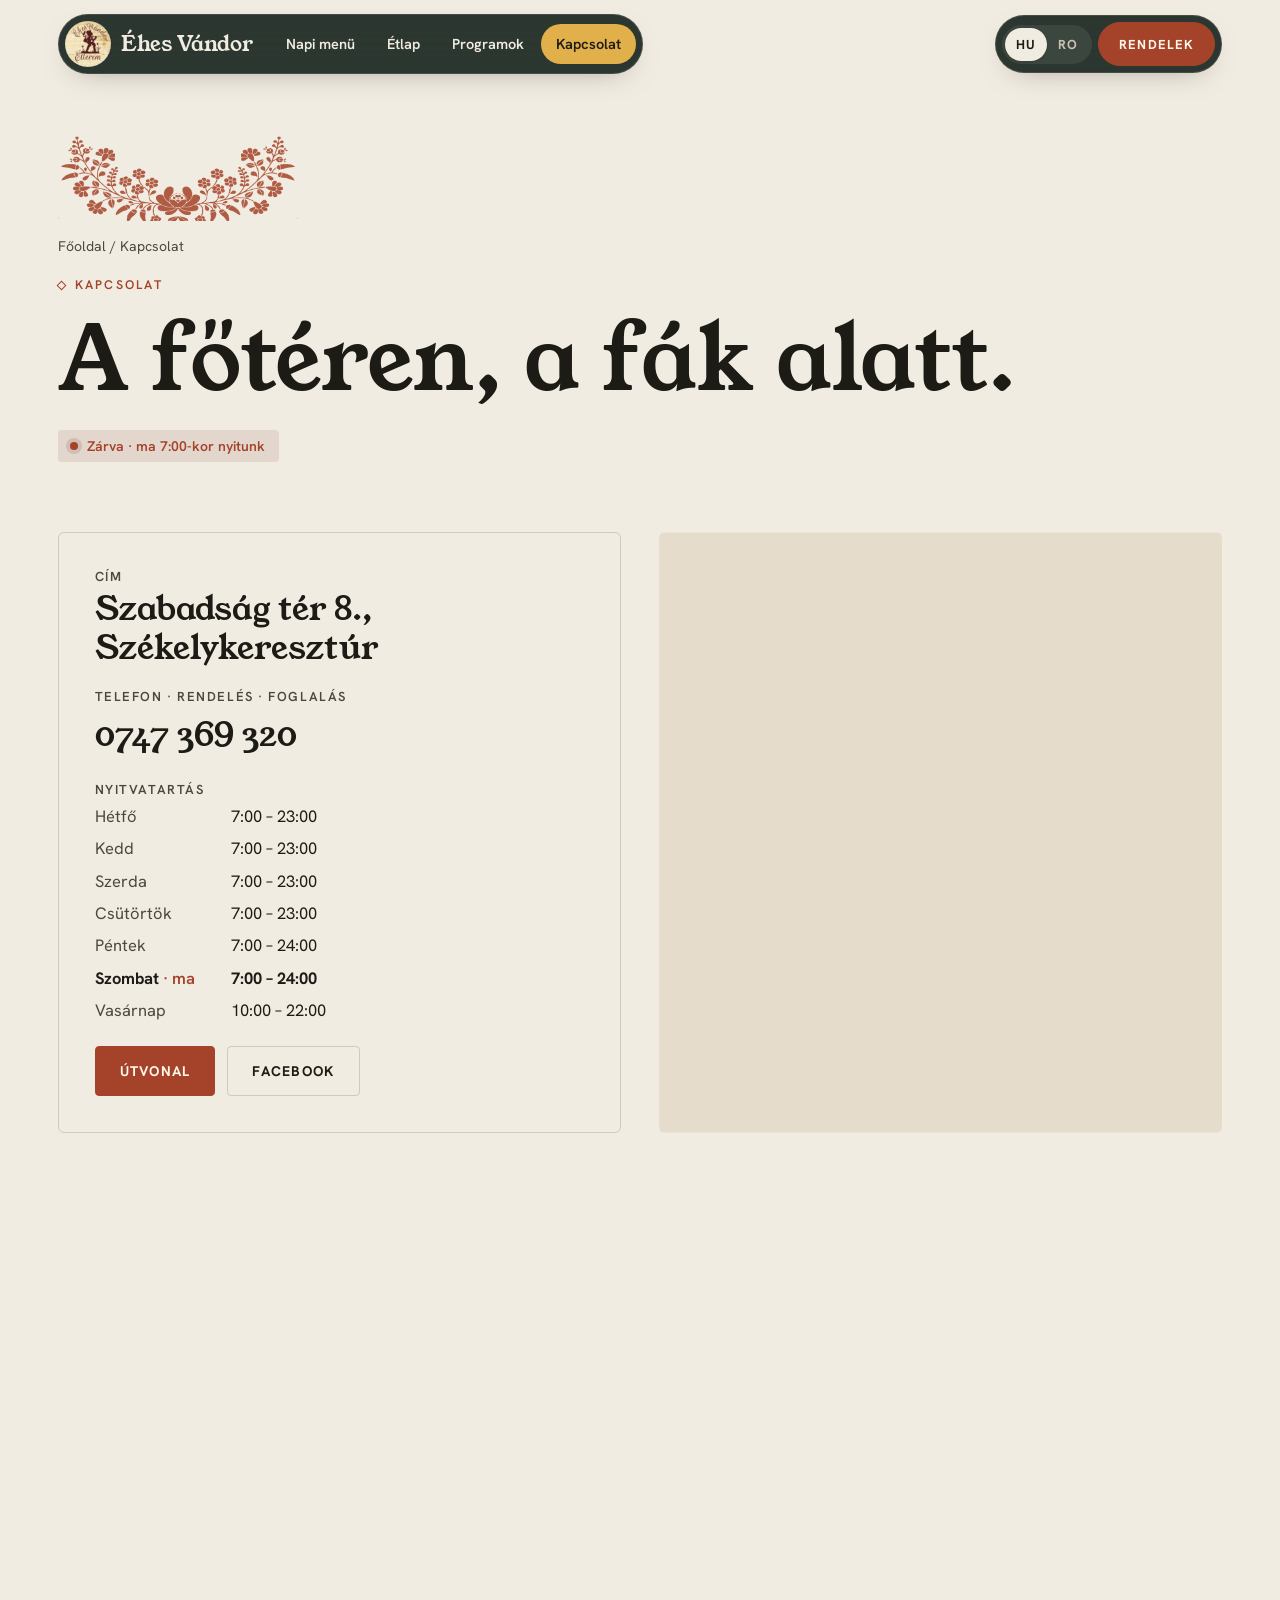
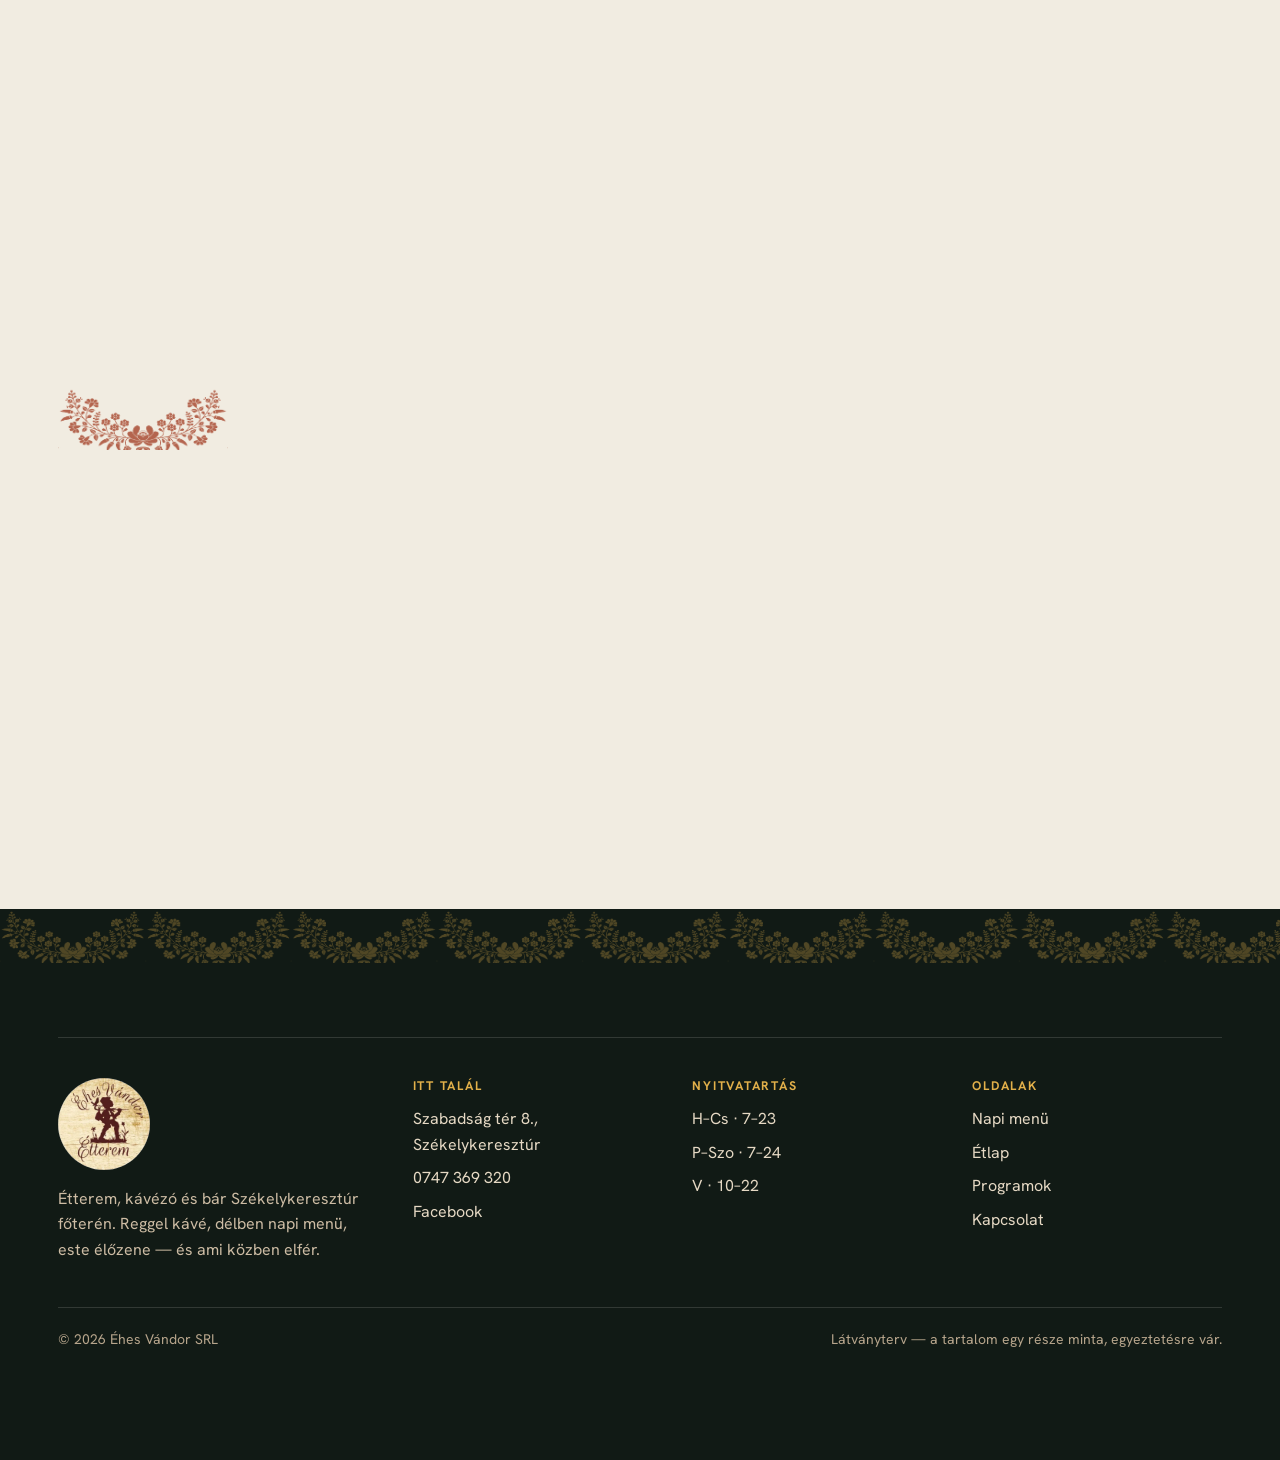
<file: kapcsolat.html>
<!doctype html>
<html lang="hu" class="no-js v-b">
<head>
<meta charset="utf-8">
<script>try{if(sessionStorage.getItem("ev-pt")==="1"&&!matchMedia("(prefers-reduced-motion: reduce)").matches)document.documentElement.classList.add("pt-in")}catch(e){}</script>
<meta name="viewport" content="width=device-width, initial-scale=1, viewport-fit=cover">
<title>Kapcsolat · Éhes Vándor Székelykeresztúr</title>
<meta name="description" content="Éhes Vándor Étterem, Szabadság tér 8., Székelykeresztúr. Telefon, nyitvatartás, térkép.">
<meta name="robots" content="noindex">
<meta name="theme-color" content="#241812">
<meta property="og:type" content="website">
<meta property="og:title" content="Kapcsolat · Éhes Vándor Székelykeresztúr">
<meta property="og:description" content="Éhes Vándor Étterem, Szabadság tér 8., Székelykeresztúr. Telefon, nyitvatartás, térkép.">
<meta property="og:image" content="https://bucu135.github.io/ehes-vandor-latvanyterv/img/og.jpg">
<link rel="icon" href="img/logo-240.webp">
<link rel="preconnect" href="https://fonts.googleapis.com">
<link rel="preconnect" href="https://fonts.gstatic.com" crossorigin>
<link href="https://fonts.googleapis.com/css2?family=Young+Serif&family=Hanken+Grotesk:ital,wght@0,400..800;1,400&display=swap" rel="stylesheet">
<link rel="stylesheet" href="styles.css">
<link rel="stylesheet" href="theme-b.css">
</head>
<body data-tone="reggel" class="v-b">
<a class="skip" href="#main" data-i18n="skip">Ugrás a tartalomra</a>

<header class="hdr">
  <div class="wrap">
    <div class="hdr-pill">
      <a class="brand" href="index.html" aria-label="Éhes Vándor — főoldal">
        <img src="img/logo-240.webp" alt="">
        <b>Éhes Vándor</b>
      </a>
      <nav class="nav" aria-label="Fő navigáció">
        <a href="napi-menu.html" data-page="napi-menu" data-i18n="nav.daily">Napi menü</a>
        <a href="etlap.html" data-page="etlap" data-i18n="nav.carte">Étlap</a>
        <a href="programok.html" data-page="programok" data-i18n="nav.events">Programok</a>
        <a href="kapcsolat.html" data-page="kapcsolat" aria-current="page" data-i18n="nav.contact">Kapcsolat</a>
      </nav>
    </div>
    <div class="hdr-pill hdr-right">
      <div class="lang" role="group" aria-label="Nyelv">
        <button type="button" data-lang="hu" aria-pressed="true">HU</button>
        <button type="button" data-lang="ro" aria-pressed="false">RO</button>
      </div>
      <a class="btn bordo" href="napi-menu.html#rendeles" data-order-open data-i18n="cta.order">Rendelek</a>
      <button class="burger" type="button" aria-expanded="false" aria-controls="drawer" aria-label="Menü"><span></span><span></span><span></span></button>
    </div>
  </div>
</header>

<div class="drawer" id="drawer" aria-hidden="true">
  <nav aria-label="Mobil navigáció">
    <a href="index.html" data-page="index" data-i18n="nav.home">Főoldal</a>
    <a href="napi-menu.html" data-page="napi-menu" data-i18n="nav.daily">Napi menü</a>
    <a href="etlap.html" data-page="etlap" data-i18n="nav.carte">Étlap</a>
    <a href="programok.html" data-page="programok" data-i18n="nav.events">Programok</a>
    <a href="kapcsolat.html" data-page="kapcsolat" aria-current="page" data-i18n="nav.contact">Kapcsolat</a>
  </nav>
  <div class="lang" role="group" aria-label="Nyelv">
    <button type="button" data-lang="hu" aria-pressed="true">HU</button>
    <button type="button" data-lang="ro" aria-pressed="false">RO</button>
  </div>
  <div class="meta">
    <span class="status" data-live>Most nyitva</span>
    <a href="tel:+40747369320">0747 369 320</a>
    <span data-i18n="addr">Szabadság tér 8., Székelykeresztúr</span>
  </div>
</div>

<main id="main">
<section class="page-hero" data-tone-sec="reggel">
  <div class="wrap">
    <p class="crumb rv"><a href="index.html" data-i18n="nav.home">Főoldal</a> / <span data-i18n="nav.contact">Kapcsolat</span></p>
    <span class="eyebrow rv" data-i18n="ct.eyebrow">Kapcsolat</span>
    <h1 class="h-line"><span><span data-i18n="ct.h1">A főtéren, a fák alatt.</span></span></h1>
    <div class="row rv"><span class="status" data-live>Most nyitva</span></div>
  </div>
</section>

<section class="contact" data-tone-sec="reggel">
  <div class="wrap contact-grid">
    <div class="c-card rv">
      <div class="c-line"><span class="k" data-i18n="ct.addr">Cím</span><span class="v" data-i18n="addr">Szabadság tér 8., Székelykeresztúr</span></div>
      <div class="c-line"><span class="k" data-i18n="ct.tel">Telefon · rendelés · foglalás</span><a class="v num" href="tel:+40747369320">0747 369 320</a></div>
      <div class="c-line">
        <span class="k" data-i18n="ftr.hours">Nyitvatartás</span>
        <dl class="hours">
          <dt data-i18n="day.1">Hétfő</dt><dd>7:00 – 23:00</dd>
          <dt data-i18n="day.2">Kedd</dt><dd>7:00 – 23:00</dd>
          <dt data-i18n="day.3">Szerda</dt><dd>7:00 – 23:00</dd>
          <dt data-i18n="day.4">Csütörtök</dt><dd>7:00 – 23:00</dd>
          <dt data-i18n="day.5">Péntek</dt><dd>7:00 – 24:00</dd>
          <dt data-i18n="day.6">Szombat</dt><dd>7:00 – 24:00</dd>
          <dt data-i18n="day.0">Vasárnap</dt><dd>10:00 – 22:00</dd>
        </dl>
      </div>
      <div class="hero-ctas">
        <a class="btn bordo" href="https://www.google.com/maps/dir/?api=1&amp;destination=Sz%C3%A9kelykereszt%C3%BAr%2C+Pia%C8%9Ba+Libert%C4%83%C8%9Bii+8" target="_blank" rel="noopener" data-i18n="ct.route">Útvonal</a>
        <a class="btn ghost" href="https://www.facebook.com/ehesvandor" target="_blank" rel="noopener">Facebook</a>
      </div>
    </div>
    <div class="map rv-img">
      <iframe title="Térkép: Éhes Vándor, Szabadság tér 8., Székelykeresztúr" loading="lazy" referrerpolicy="no-referrer-when-downgrade"
        src="https://maps.google.com/maps?q=%C3%89hes%20V%C3%A1ndor%2C%20Pia%C8%9Ba%20Libert%C4%83%C8%9Bii%208%2C%20Cristuru%20Secuiesc&amp;z=16&amp;output=embed"></iframe>
    </div>
  </div>
</section>

<section class="msg" data-tone-sec="del" aria-labelledby="msgTitle">
  <div class="wrap book-grid">
    <div class="book-copy">
      <span class="eyebrow rv" data-i18n="ms.eyebrow">Írjon nekünk</span>
      <h2 id="msgTitle" class="rv" data-i18n="ms.t">Rendezvény, céges ebéd, kérdés?</h2>
      <p class="lead rv" data-i18n="ms.p">Születésnap, osztálytalálkozó, céges ebéd vagy csak egy kérdés az étlapról — írjon, és visszajelzünk.</p>
    </div>
    <div class="panel rv" style="--d:.1s">
      <form id="msgForm" novalidate>
        <div class="f"><label for="msName" data-i18n="of.name">Név *</label><input id="msName" name="name" autocomplete="name"></div>
        <div class="f"><label for="msContact" data-i18n="ms.contact">Telefon vagy e-mail *</label><input id="msContact" name="contact" autocomplete="email"></div>
        <div class="f"><label for="msMsg" data-i18n="ms.msg">Üzenet *</label><textarea id="msMsg" name="msg"></textarea></div>
        <p class="err" role="alert"></p>
        <button class="btn bordo" type="submit" data-i18n="ms.send">Üzenet küldése</button>
      </form>
      <div class="done" aria-live="polite">
        <div class="tick">✓</div>
        <p id="msgOk"></p>
        <p class="honest" data-i18n="ms.honest">Látványterv: az üzenet most nem ment el sehova.</p>
        <button class="btn ghost" type="button" id="msgAgain" data-i18n="ms.again">Új üzenet</button>
      </div>
    </div>
  </div>
</section>

<section class="jobs" data-tone-sec="este" aria-labelledby="jobsTitle">
  <div class="wrap">
    <div class="sec-head"><div><span class="eyebrow rv" data-i18n="jb.eyebrow">Csatlakozz hozzánk</span><h2 id="jobsTitle" class="rv" data-i18n="jb.t">A Vándor csapatot keres.</h2></div></div>
    <div class="jobs-grid">
      <article class="rv"><span class="k" data-i18n="jb.k">Állásajánlat</span><h3 data-i18n="jb.1">Szakács</h3><p data-i18n="jb.1p">Házias konyha, napi menü, rendezvények.</p><a class="link-arrow" href="tel:+40747369320" style="color:var(--bordo)" data-i18n="jb.cta">Hívjon: 0747 369 320</a></article>
      <article class="rv" style="--d:.08s"><span class="k" data-i18n="jb.k">Állásajánlat</span><h3 data-i18n="jb.2">Konyhai kisegítő</h3><p data-i18n="jb.2p">Előkészítés, tálalás, a konyha rendje.</p><a class="link-arrow" href="tel:+40747369320" style="color:var(--bordo)" data-i18n="jb.cta">Hívjon: 0747 369 320</a></article>
      <article class="rv" style="--d:.16s"><span class="k" data-i18n="jb.k">Állásajánlat</span><h3 data-i18n="jb.3">Futár</h3><p data-i18n="jb.3p">A napi menü és a tálak kiszállítása Keresztúron.</p><a class="link-arrow" href="tel:+40747369320" style="color:var(--bordo)" data-i18n="jb.cta">Hívjon: 0747 369 320</a></article>
    </div>
  </div>
</section>
</main>

<footer class="ftr">
  <div class="wrap">
    <span class="motif" aria-hidden="true"></span>
    <div class="ftr-grid">
      <div class="ftr-brand">
        <img src="img/logo-240.webp" alt="Éhes Vándor Étterem logó">
        <p data-i18n="ftr.about">Étterem, kávézó és bár Székelykeresztúr főterén. Reggel kávé, délben napi menü, este élőzene — és ami közben elfér.</p>
      </div>
      <div>
        <h4 data-i18n="ftr.find">Itt talál</h4>
        <ul>
          <li data-i18n="addr">Szabadság tér 8., Székelykeresztúr</li>
          <li><a href="tel:+40747369320">0747 369 320</a></li>
          <li><a href="https://www.facebook.com/ehesvandor" target="_blank" rel="noopener">Facebook</a></li>
        </ul>
      </div>
      <div>
        <h4 data-i18n="ftr.hours">Nyitvatartás</h4>
        <ul class="num">
          <li data-i18n="ftr.h1">H–Cs · 7–23</li>
          <li data-i18n="ftr.h2">P–Szo · 7–24</li>
          <li data-i18n="ftr.h3">V · 10–22</li>
        </ul>
      </div>
      <div>
        <h4 data-i18n="ftr.pages">Oldalak</h4>
        <ul>
          <li><a href="napi-menu.html" data-i18n="nav.daily">Napi menü</a></li>
          <li><a href="etlap.html" data-i18n="nav.carte">Étlap</a></li>
          <li><a href="programok.html" data-i18n="nav.events">Programok</a></li>
          <li><a href="kapcsolat.html" data-i18n="nav.contact">Kapcsolat</a></li>
        </ul>
      </div>
    </div>
    <div class="base">
      <span>© <span data-year>2026</span> Éhes Vándor SRL</span>
      <span data-i18n="ftr.demo">Látványterv — a tartalom egy része minta, egyeztetésre vár.</span>
    </div>
  </div>
</footer>

<div class="dock away">
  <a class="btn mez" href="napi-menu.html#rendeles" data-order-open data-i18n="dock.order">Rendelés</a>
  <a class="btn" href="tel:+40747369320" data-i18n="dock.call">Hívás</a>
</div>

<script src="data.js"></script>
<script src="locale.js"></script>
<script src="site.js"></script>
</body>
</html>
</file>
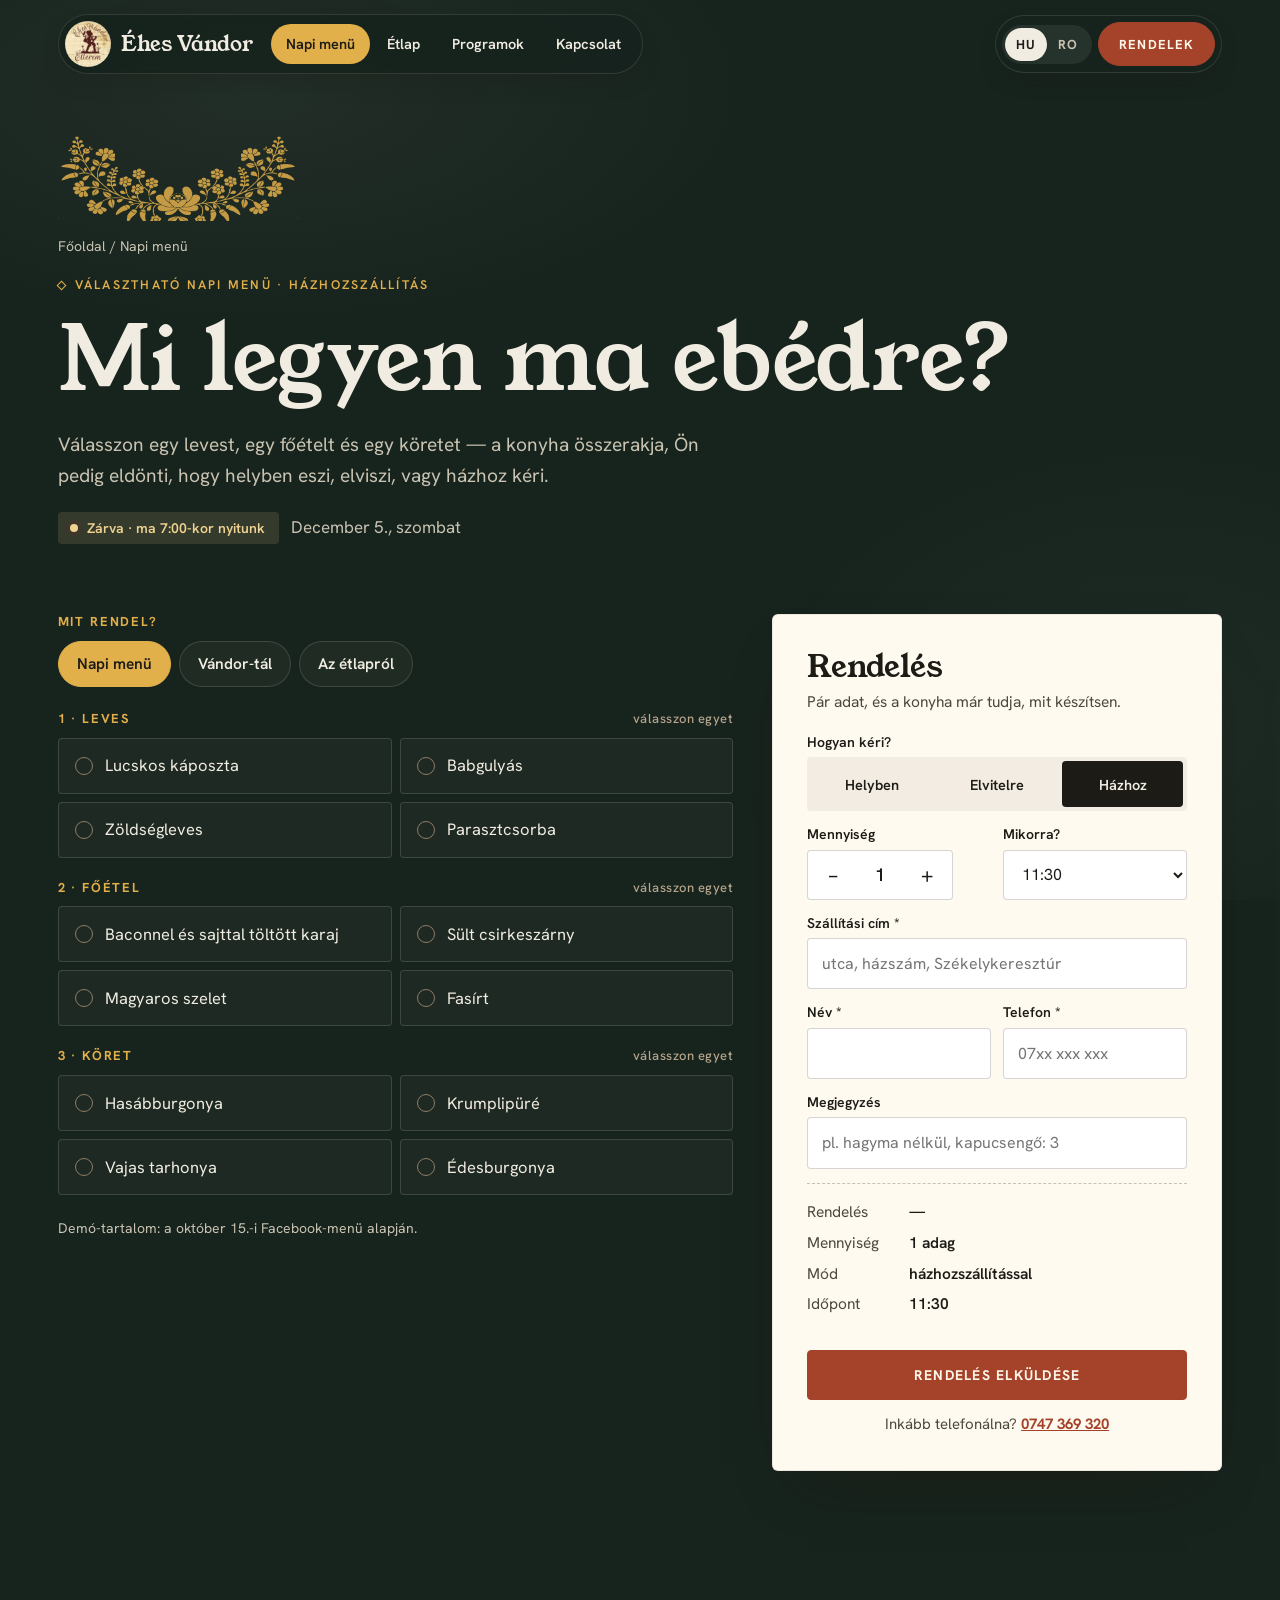
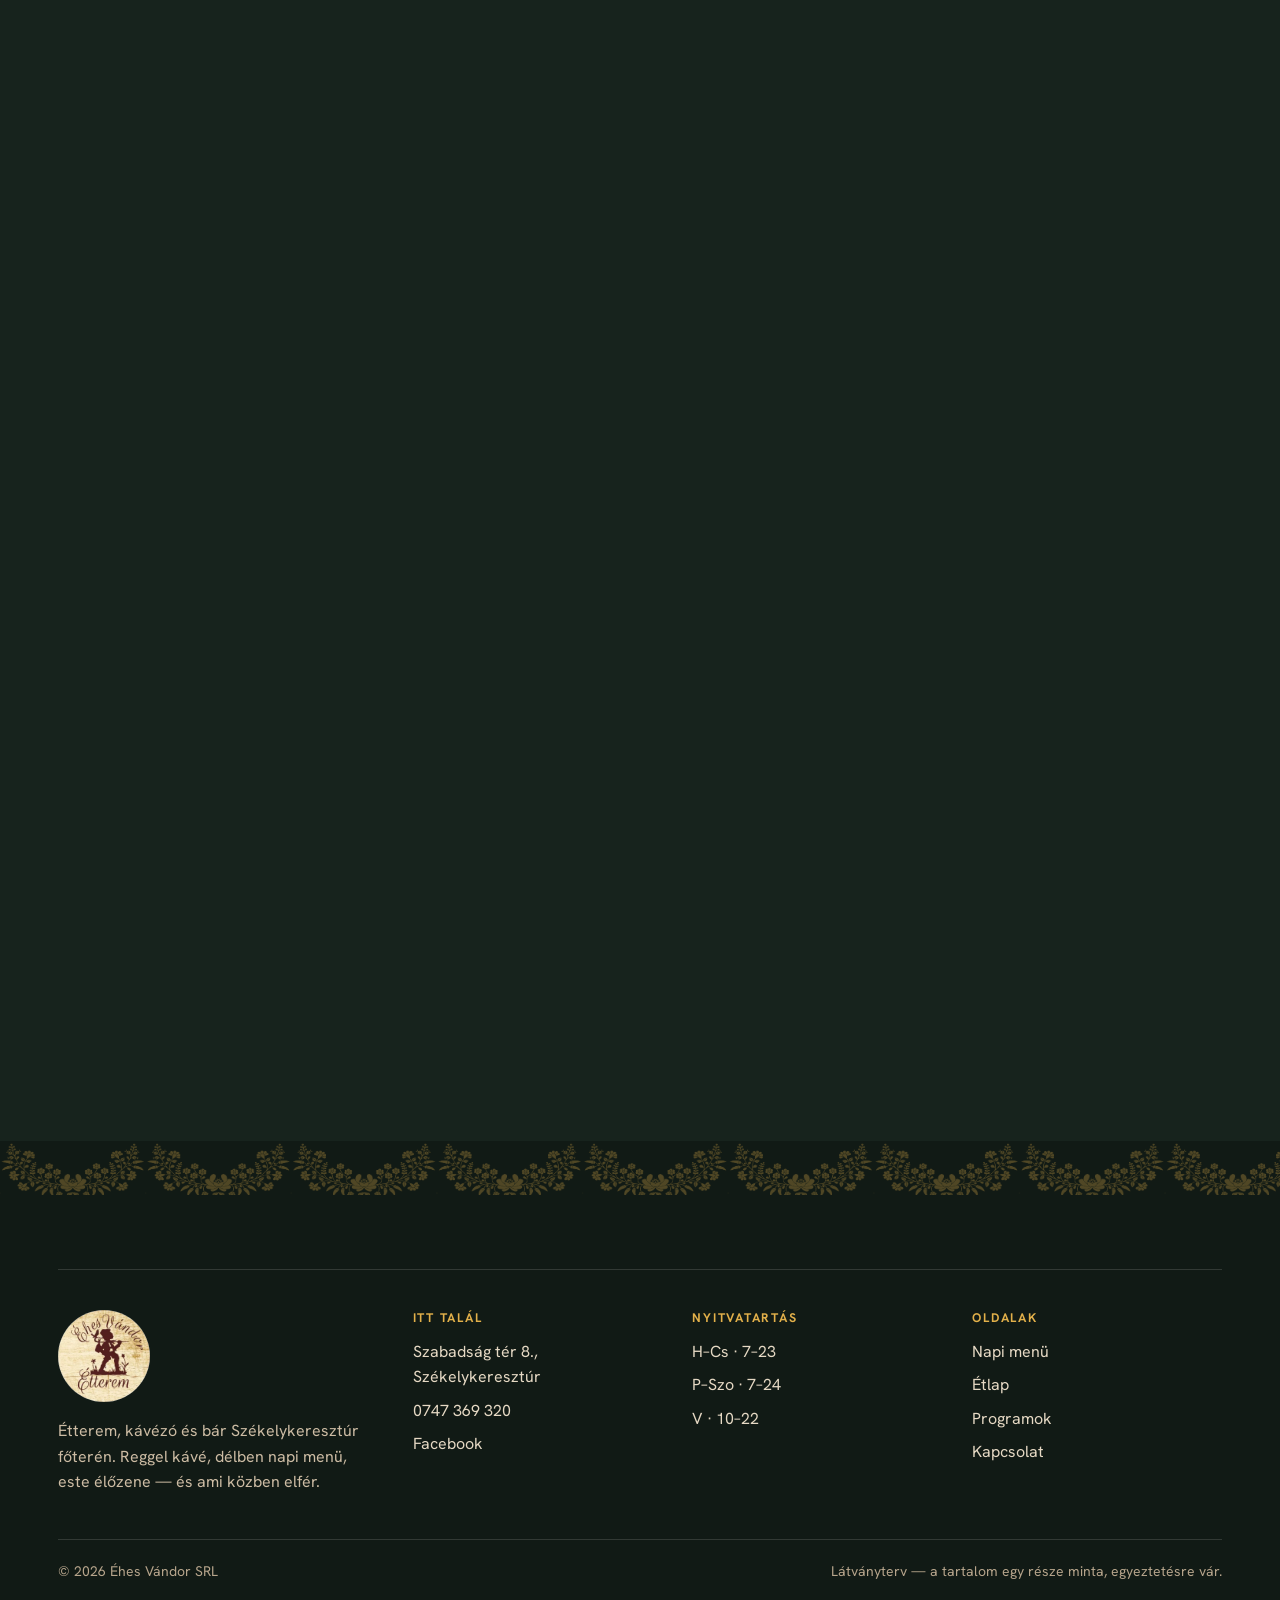
<file: napi-menu.html>
<!doctype html>
<html lang="hu" class="no-js v-b">
<head>
<meta charset="utf-8">
<script>try{if(sessionStorage.getItem("ev-pt")==="1"&&!matchMedia("(prefers-reduced-motion: reduce)").matches)document.documentElement.classList.add("pt-in")}catch(e){}</script>
<meta name="viewport" content="width=device-width, initial-scale=1, viewport-fit=cover">
<title>Mai menü & rendelés · Éhes Vándor Székelykeresztúr</title>
<meta name="description" content="A Vándor választható napi menüje: leves, főétel, köret. Rendelés helyben, elvitelre vagy házhozszállítással.">
<meta name="robots" content="noindex">
<meta name="theme-color" content="#241812">
<meta property="og:type" content="website">
<meta property="og:title" content="Mai menü & rendelés · Éhes Vándor Székelykeresztúr">
<meta property="og:description" content="A Vándor választható napi menüje: leves, főétel, köret. Rendelés helyben, elvitelre vagy házhozszállítással.">
<meta property="og:image" content="https://bucu135.github.io/ehes-vandor-latvanyterv/img/og.jpg">
<link rel="icon" href="img/logo-240.webp">
<link rel="preconnect" href="https://fonts.googleapis.com">
<link rel="preconnect" href="https://fonts.gstatic.com" crossorigin>
<link href="https://fonts.googleapis.com/css2?family=Young+Serif&family=Hanken+Grotesk:ital,wght@0,400..800;1,400&display=swap" rel="stylesheet">
<link rel="stylesheet" href="styles.css">
<link rel="stylesheet" href="theme-b.css">
</head>
<body data-tone="este" class="v-b">
<a class="skip" href="#main" data-i18n="skip">Ugrás a tartalomra</a>

<header class="hdr">
  <div class="wrap">
    <div class="hdr-pill">
      <a class="brand" href="index.html" aria-label="Éhes Vándor — főoldal">
        <img src="img/logo-240.webp" alt="">
        <b>Éhes Vándor</b>
      </a>
      <nav class="nav" aria-label="Fő navigáció">
        <a href="napi-menu.html" data-page="napi-menu" aria-current="page" data-i18n="nav.daily">Napi menü</a>
        <a href="etlap.html" data-page="etlap" data-i18n="nav.carte">Étlap</a>
        <a href="programok.html" data-page="programok" data-i18n="nav.events">Programok</a>
        <a href="kapcsolat.html" data-page="kapcsolat" data-i18n="nav.contact">Kapcsolat</a>
      </nav>
    </div>
    <div class="hdr-pill hdr-right">
      <div class="lang" role="group" aria-label="Nyelv">
        <button type="button" data-lang="hu" aria-pressed="true">HU</button>
        <button type="button" data-lang="ro" aria-pressed="false">RO</button>
      </div>
      <a class="btn bordo" href="napi-menu.html#rendeles" data-order-open data-i18n="cta.order">Rendelek</a>
      <button class="burger" type="button" aria-expanded="false" aria-controls="drawer" aria-label="Menü"><span></span><span></span><span></span></button>
    </div>
  </div>
</header>

<div class="drawer" id="drawer" aria-hidden="true">
  <nav aria-label="Mobil navigáció">
    <a href="index.html" data-page="index" data-i18n="nav.home">Főoldal</a>
    <a href="napi-menu.html" data-page="napi-menu" aria-current="page" data-i18n="nav.daily">Napi menü</a>
    <a href="etlap.html" data-page="etlap" data-i18n="nav.carte">Étlap</a>
    <a href="programok.html" data-page="programok" data-i18n="nav.events">Programok</a>
    <a href="kapcsolat.html" data-page="kapcsolat" data-i18n="nav.contact">Kapcsolat</a>
  </nav>
  <div class="lang" role="group" aria-label="Nyelv">
    <button type="button" data-lang="hu" aria-pressed="true">HU</button>
    <button type="button" data-lang="ro" aria-pressed="false">RO</button>
  </div>
  <div class="meta">
    <span class="status" data-live>Most nyitva</span>
    <a href="tel:+40747369320">0747 369 320</a>
    <span data-i18n="addr">Szabadság tér 8., Székelykeresztúr</span>
  </div>
</div>

<main id="main">
<section class="page-hero" data-tone-sec="este">
  <div class="wrap">
    <p class="crumb rv"><a href="index.html" data-i18n="nav.home">Főoldal</a> / <span data-i18n="nav.daily">Napi menü</span></p>
    <span class="eyebrow rv" data-i18n="dm.eyebrow">Választható napi menü · Házhozszállítás</span>
    <h1 class="h-line"><span><span data-i18n="dm.h1">Mi legyen ma ebédre?</span></span></h1>
    <p class="lead rv" data-i18n="dm.lead">Válasszon egy levest, egy főételt és egy köretet — a konyha összerakja, Ön pedig eldönti, hogy helyben eszi, elviszi, vagy házhoz kéri.</p>
    <div class="row rv"><span class="status" data-live>Most nyitva</span><span class="muted" id="pickDate">—</span></div>
  </div>
</section>

<section class="order" id="rendeles" data-tone-sec="este" aria-label="Rendelés">
  <div class="wrap order-grid">
    <form class="pick rv" id="pick" data-kind="napi" onsubmit="return false">
      <div class="kind" role="radiogroup" aria-label="Mit rendel?">
        <span class="kind-lbl" data-i18n="ok.what">Mit rendel?</span>
        <label><input type="radio" name="kind" value="napi" checked><span data-i18n="ok.napi">Napi menü</span></label>
        <label><input type="radio" name="kind" value="tal"><span data-i18n="ok.tal">Vándor-tál</span></label>
        <label data-until="2026-11-15"><input type="radio" name="kind" value="liba"><span data-i18n="ok.liba">Libamenü</span></label>
        <label><input type="radio" name="kind" value="etlap"><span data-i18n="ok.etlap">Az étlapról</span></label>
      </div>

      <!-- Vándor-tál -->
      <div class="mode mode-tal">
        <div class="mcard">
          <img src="img/tal-700.webp" alt="Az Éhes Vándor Tál kockás terítőn" loading="lazy">
          <div>
            <h3 data-i18n="d.tal">Éhes Vándor Tál</h3>
            <p class="mprice num">185 lej</p>
            <p data-i18n="d.tal2">rántott hús, grillkolbász, sült oldalas, hasábburgonya, steakburgonya, zöldséges rizs, csemegekukorica-mix — fatálon, házhoz is</p>
          </div>
        </div>
      </div>
      <!-- Márton-napi libamenü -->
      <div class="mode mode-liba">
        <div class="mcard noimg">
          <div>
            <span class="eyebrow" data-i18n="ok.libak">Csak nov. 13–15.</span>
            <h3 data-i18n="ok.libat">Márton-napi libamenü</h3>
            <p data-i18n="ok.libad">Háromfogásos libafinomságok, ahogy a Márton-napi vacsoraesten — házhoz is rendelhető. Az időpontot a jobb oldalon választhatja ki.</p>
          </div>
        </div>
      </div>
      <!-- étlapról -->
      <div class="mode mode-etlap">
        <div class="f">
          <label for="etlapText" data-i18n="ok.etlapq">Mit kér az étlapról?</label>
          <textarea id="etlapText" name="etlapText" data-i18n-ph="etlapph" placeholder="pl. 2 rántott hús hasábburgonyával, 1 túrófánk"></textarea>
        </div>
        <p class="muted" style="font-size:15px"><span data-i18n="ok.etlapn">A konyha visszaigazolja, mi rendelhető aznap.</span> <a class="link-arrow" href="etlap.html" data-i18n="ok.etlapl">Étlap</a></p>
      </div>

      <div class="mode mode-napi">
      <p class="single-note" data-i18n="dm.single">Ma csak egyféle menü van — de abból bőven.</p>
      <fieldset>
        <legend><span data-i18n="dm.soups">1 · Leves</span><small data-i18n="dm.pick1">válasszon egyet</small></legend>
        <div class="opts" data-opts="soups"></div>
      </fieldset>
      <fieldset>
        <legend><span data-i18n="dm.mains">2 · Főétel</span><small data-i18n="dm.pick1b">válasszon egyet</small></legend>
        <div class="opts" data-opts="mains"></div>
      </fieldset>
      <fieldset>
        <legend><span data-i18n="dm.sides">3 · Köret</span><small data-i18n="dm.pick1c">válasszon egyet</small></legend>
        <div class="opts" data-opts="sides"></div>
      </fieldset>
      <p class="muted" style="font-size:14px" id="pickNote"></p>
      </div>
    </form>

    <div class="panel rv" style="--d:.1s">
      <form id="orderForm" novalidate>
        <h3 data-i18n="of.t">Rendelés</h3>
        <p class="sub" data-i18n="of.sub">Pár adat, és a konyha már tudja, mit készítsen.</p>
        <div class="f">
          <span class="lbl" data-i18n="of.mode">Hogyan kéri?</span>
          <div class="seg" role="radiogroup">
            <label><input type="radio" name="mode" value="here"><span data-i18n="of.here">Helyben</span></label>
            <label><input type="radio" name="mode" value="take"><span data-i18n="of.take">Elvitelre</span></label>
            <label><input type="radio" name="mode" value="deliv" checked><span data-i18n="of.deliv">Házhoz</span></label>
          </div>
        </div>
        <div class="f-row">
          <div class="f">
            <span class="lbl" data-i18n="of.qty">Mennyiség</span>
            <div class="qty"><button type="button" id="qtyMinus" aria-label="Kevesebb">−</button><output id="qtyOut">1</output><button type="button" id="qtyPlus" aria-label="Több">+</button></div>
          </div>
          <div class="f">
            <label for="ofTime" data-i18n="of.time">Mikorra?</label>
            <select id="ofTime" name="time"></select>
          </div>
        </div>
        <div class="f addr">
          <label for="ofAddr" data-i18n="of.addr">Szállítási cím *</label>
          <input id="ofAddr" name="addr" autocomplete="street-address" data-i18n-ph="addr" placeholder="utca, házszám, Székelykeresztúr">
        </div>
        <div class="f-row">
          <div class="f"><label for="ofName" data-i18n="of.name">Név *</label><input id="ofName" name="name" autocomplete="name"></div>
          <div class="f"><label for="ofTel" data-i18n="of.tel">Telefon *</label><input id="ofTel" name="tel" type="tel" autocomplete="tel" placeholder="07xx xxx xxx"></div>
        </div>
        <div class="f"><label for="ofNote" data-i18n="of.note">Megjegyzés</label><input id="ofNote" name="note" data-i18n-ph="note" placeholder="pl. hagyma nélkül, kapucsengő: 3"></div>
        <div class="summary" aria-live="polite">
          <div class="line"><span data-i18n="of.s1">Rendelés</span><b id="sumMenu">—</b></div>
          <div class="line"><span data-i18n="of.s2">Mennyiség</span><b id="sumQty">1 adag</b></div>
          <div class="line"><span data-i18n="of.s3">Mód</span><b id="sumMode">—</b></div>
          <div class="line"><span data-i18n="of.s4">Időpont</span><b id="sumTime">—</b></div>
        </div>
        <p class="err" role="alert"></p>
        <button class="btn bordo" type="submit" data-i18n="of.send">Rendelés elküldése</button>
        <p class="or-call"><span data-i18n="of.call">Inkább telefonálna?</span> <a href="tel:+40747369320">0747 369 320</a></p>
      </form>
      <div class="done" aria-live="polite">
        <div class="tick">✓</div>
        <h3 data-i18n="of.ok">Így nézne ki a visszaigazolás</h3>
        <div class="sms" id="orderSms"></div>
        <p class="honest" data-i18n="of.honest">Ez egy látványterv: a rendelés most nem ment el sehova. Élesben a konyha telefonjára érkezne, a vendég pedig ezt az SMS-t kapná.</p>
        <button class="btn ghost" type="button" id="orderAgain" data-i18n="of.again">Vissza a rendeléshez</button>
      </div>
    </div>
  </div>
</section>

<!-- ============ KONYHA-DEMÓ ============ -->
<section class="kitchen" data-tone-sec="del" aria-labelledby="kTitle">
  <div class="wrap kitchen-grid">
    <div class="kitchen-copy">
      <span class="eyebrow rv" data-i18n="k.eyebrow">Próbálja ki — így frissíti a konyha</span>
      <h2 id="kTitle" class="rv" data-i18n="k.t">Két perc reggel, és kész a honlap meg a plakát is.</h2>
      <p class="lead rv" data-i18n="k.p">Írja át az alábbi mezőket: a fenti menütábla, a főoldal és a Facebook-plakát egyszerre változik. Nincs több külön plakátszerkesztés, nincs elírás a fejlécben.</p>
      <form class="phone rv" id="kitchen" onsubmit="return false">
        <div class="f"><label for="kSoups" data-i18n="k.soups">Levesek (soronként egy)</label><textarea id="kSoups" name="soups"></textarea></div>
        <div class="f"><label for="kMains" data-i18n="k.mains">Főételek</label><textarea id="kMains" name="mains"></textarea></div>
        <div class="f"><label for="kSides" data-i18n="k.sides">Köretek</label><textarea id="kSides" name="sides"></textarea></div>
        <label class="switch"><input type="checkbox" name="single"><span data-i18n="k.single">Ma csak egyféle menü van</span></label>
      </form>
    </div>
    <div class="poster-wrap rv" style="--d:.1s">
      <div class="poster" aria-label="A napi menü Facebook-plakátja">
        <span class="motif" aria-hidden="true"></span>
        <img class="p-logo" src="img/logo-240.webp" alt="">
        <span class="p-kick">Mai menü</span>
        <span class="p-title">Választható napi menü</span>
        <span class="p-date">—</span>
        <div class="p-cols"></div>
        <div class="p-foot"></div>
      </div>
      <p class="poster-cap" data-i18n="k.cap">Ez a plakát magától készül a menüből — letölthető, és mehet is a Facebookra.</p>
    </div>
  </div>
</section>
</main>

<footer class="ftr">
  <div class="wrap">
    <span class="motif" aria-hidden="true"></span>
    <div class="ftr-grid">
      <div class="ftr-brand">
        <img src="img/logo-240.webp" alt="Éhes Vándor Étterem logó">
        <p data-i18n="ftr.about">Étterem, kávézó és bár Székelykeresztúr főterén. Reggel kávé, délben napi menü, este élőzene — és ami közben elfér.</p>
      </div>
      <div>
        <h4 data-i18n="ftr.find">Itt talál</h4>
        <ul>
          <li data-i18n="addr">Szabadság tér 8., Székelykeresztúr</li>
          <li><a href="tel:+40747369320">0747 369 320</a></li>
          <li><a href="https://www.facebook.com/ehesvandor" target="_blank" rel="noopener">Facebook</a></li>
        </ul>
      </div>
      <div>
        <h4 data-i18n="ftr.hours">Nyitvatartás</h4>
        <ul class="num">
          <li data-i18n="ftr.h1">H–Cs · 7–23</li>
          <li data-i18n="ftr.h2">P–Szo · 7–24</li>
          <li data-i18n="ftr.h3">V · 10–22</li>
        </ul>
      </div>
      <div>
        <h4 data-i18n="ftr.pages">Oldalak</h4>
        <ul>
          <li><a href="napi-menu.html" data-i18n="nav.daily">Napi menü</a></li>
          <li><a href="etlap.html" data-i18n="nav.carte">Étlap</a></li>
          <li><a href="programok.html" data-i18n="nav.events">Programok</a></li>
          <li><a href="kapcsolat.html" data-i18n="nav.contact">Kapcsolat</a></li>
        </ul>
      </div>
    </div>
    <div class="base">
      <span>© <span data-year>2026</span> Éhes Vándor SRL</span>
      <span data-i18n="ftr.demo">Látványterv — a tartalom egy része minta, egyeztetésre vár.</span>
    </div>
  </div>
</footer>

<div class="dock away">
  <a class="btn mez" href="napi-menu.html#rendeles" data-order-open data-i18n="dock.order">Rendelés</a>
  <a class="btn" href="tel:+40747369320" data-i18n="dock.call">Hívás</a>
</div>

<script src="data.js"></script>
<script src="locale.js"></script>
<script src="site.js"></script>
</body>
</html>
</file>
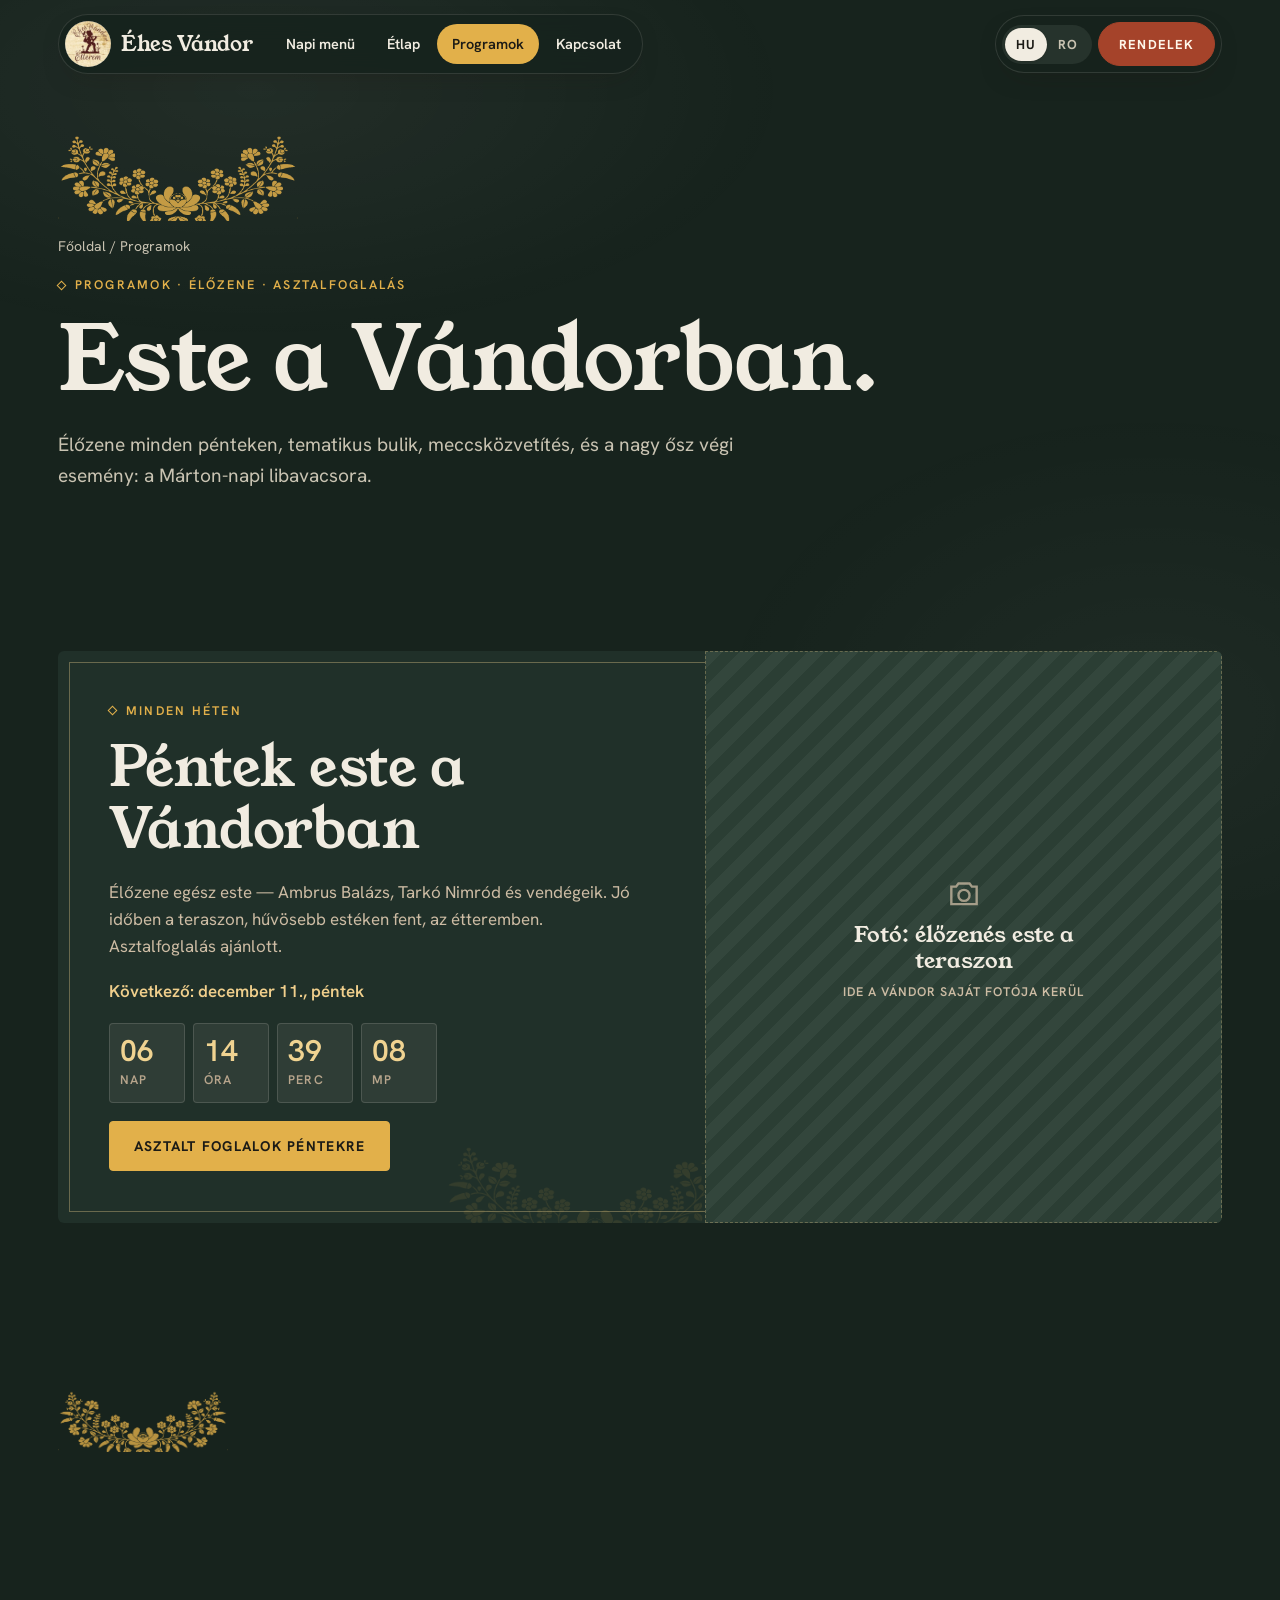
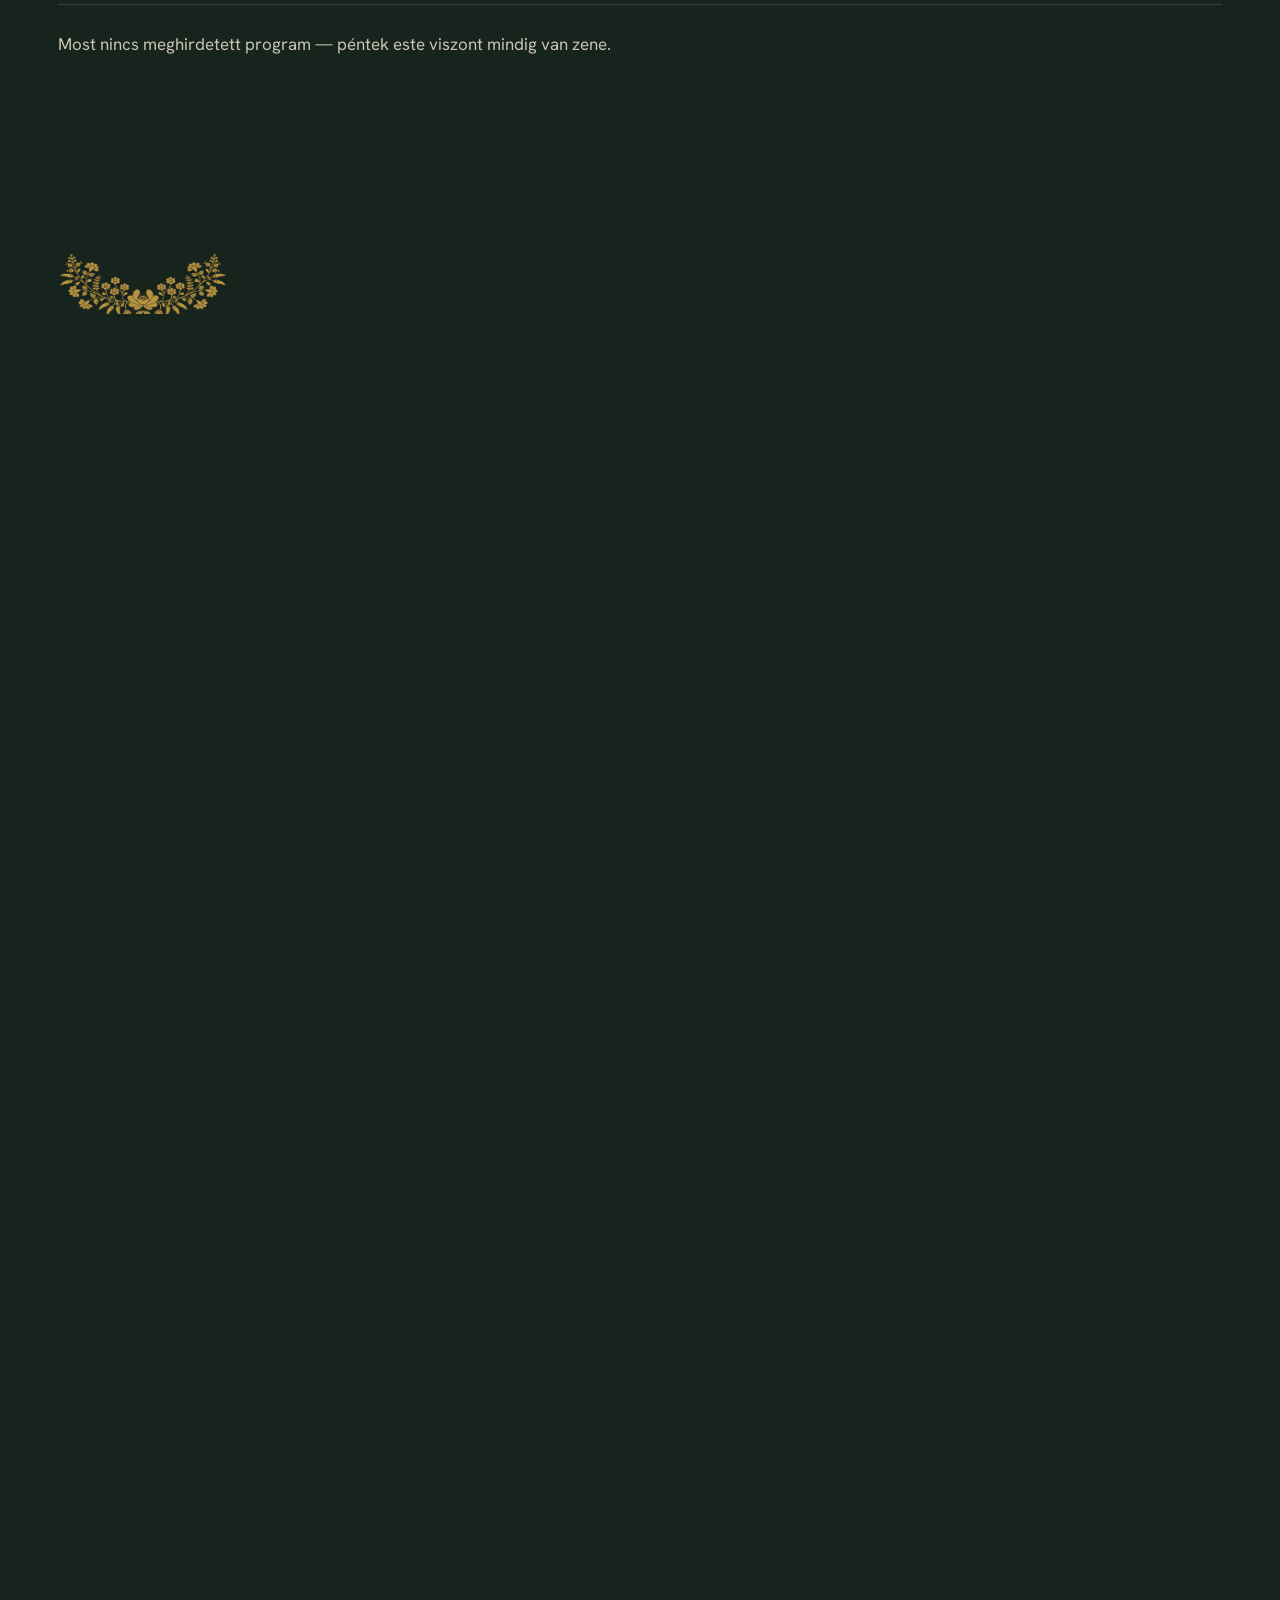
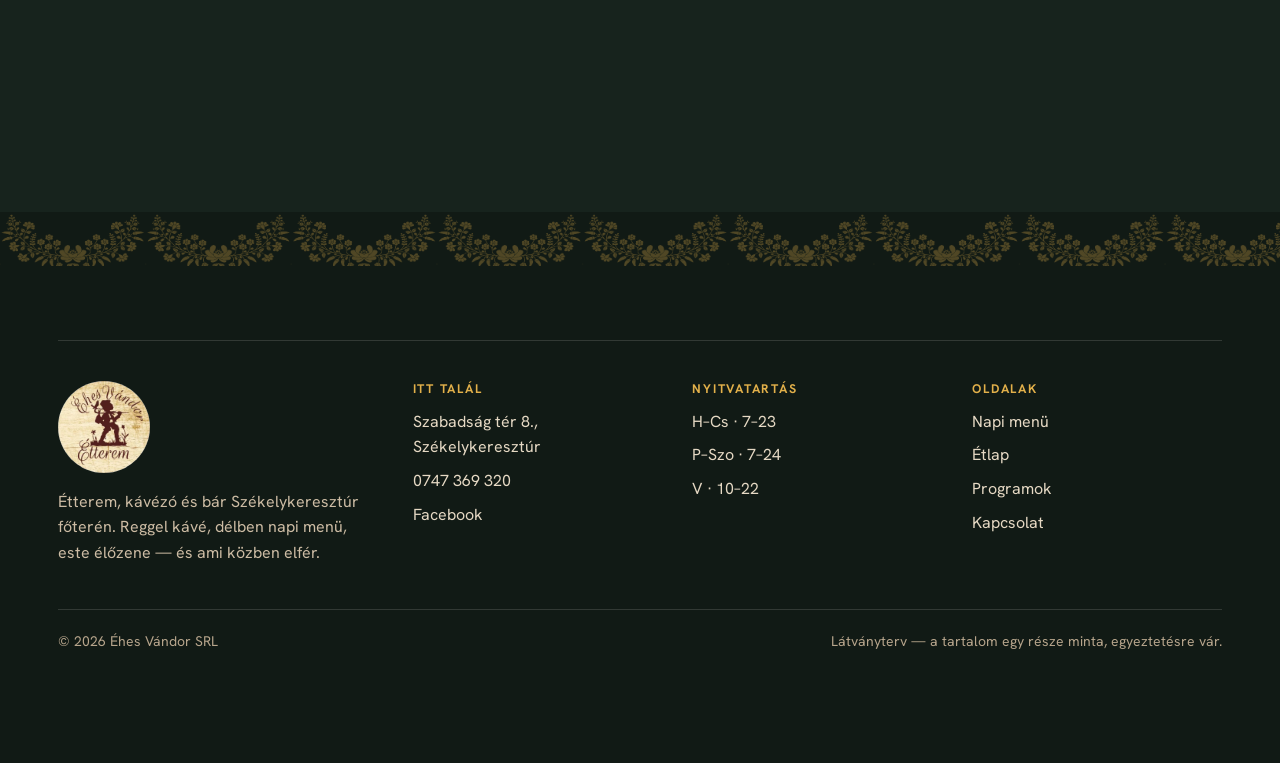
<file: programok.html>
<!doctype html>
<html lang="hu" class="no-js v-b">
<head>
<meta charset="utf-8">
<script>try{if(sessionStorage.getItem("ev-pt")==="1"&&!matchMedia("(prefers-reduced-motion: reduce)").matches)document.documentElement.classList.add("pt-in")}catch(e){}</script>
<meta name="viewport" content="width=device-width, initial-scale=1, viewport-fit=cover">
<title>Programok & asztalfoglalás · Éhes Vándor Székelykeresztúr</title>
<meta name="description" content="Péntek esti élőzene, Halloween, Márton-napi libavacsora — és asztalfoglalás az Éhes Vándorba.">
<meta name="robots" content="noindex">
<meta name="theme-color" content="#241812">
<meta property="og:type" content="website">
<meta property="og:title" content="Programok & asztalfoglalás · Éhes Vándor Székelykeresztúr">
<meta property="og:description" content="Péntek esti élőzene, Halloween, Márton-napi libavacsora — és asztalfoglalás az Éhes Vándorba.">
<meta property="og:image" content="https://bucu135.github.io/ehes-vandor-latvanyterv/img/og.jpg">
<link rel="icon" href="img/logo-240.webp">
<link rel="preconnect" href="https://fonts.googleapis.com">
<link rel="preconnect" href="https://fonts.gstatic.com" crossorigin>
<link href="https://fonts.googleapis.com/css2?family=Young+Serif&family=Hanken+Grotesk:ital,wght@0,400..800;1,400&display=swap" rel="stylesheet">
<link rel="stylesheet" href="styles.css">
<link rel="stylesheet" href="theme-b.css">
</head>
<body data-tone="este" class="v-b">
<a class="skip" href="#main" data-i18n="skip">Ugrás a tartalomra</a>

<header class="hdr">
  <div class="wrap">
    <div class="hdr-pill">
      <a class="brand" href="index.html" aria-label="Éhes Vándor — főoldal">
        <img src="img/logo-240.webp" alt="">
        <b>Éhes Vándor</b>
      </a>
      <nav class="nav" aria-label="Fő navigáció">
        <a href="napi-menu.html" data-page="napi-menu" data-i18n="nav.daily">Napi menü</a>
        <a href="etlap.html" data-page="etlap" data-i18n="nav.carte">Étlap</a>
        <a href="programok.html" data-page="programok" aria-current="page" data-i18n="nav.events">Programok</a>
        <a href="kapcsolat.html" data-page="kapcsolat" data-i18n="nav.contact">Kapcsolat</a>
      </nav>
    </div>
    <div class="hdr-pill hdr-right">
      <div class="lang" role="group" aria-label="Nyelv">
        <button type="button" data-lang="hu" aria-pressed="true">HU</button>
        <button type="button" data-lang="ro" aria-pressed="false">RO</button>
      </div>
      <a class="btn bordo" href="napi-menu.html#rendeles" data-order-open data-i18n="cta.order">Rendelek</a>
      <button class="burger" type="button" aria-expanded="false" aria-controls="drawer" aria-label="Menü"><span></span><span></span><span></span></button>
    </div>
  </div>
</header>

<div class="drawer" id="drawer" aria-hidden="true">
  <nav aria-label="Mobil navigáció">
    <a href="index.html" data-page="index" data-i18n="nav.home">Főoldal</a>
    <a href="napi-menu.html" data-page="napi-menu" data-i18n="nav.daily">Napi menü</a>
    <a href="etlap.html" data-page="etlap" data-i18n="nav.carte">Étlap</a>
    <a href="programok.html" data-page="programok" aria-current="page" data-i18n="nav.events">Programok</a>
    <a href="kapcsolat.html" data-page="kapcsolat" data-i18n="nav.contact">Kapcsolat</a>
  </nav>
  <div class="lang" role="group" aria-label="Nyelv">
    <button type="button" data-lang="hu" aria-pressed="true">HU</button>
    <button type="button" data-lang="ro" aria-pressed="false">RO</button>
  </div>
  <div class="meta">
    <span class="status" data-live>Most nyitva</span>
    <a href="tel:+40747369320">0747 369 320</a>
    <span data-i18n="addr">Szabadság tér 8., Székelykeresztúr</span>
  </div>
</div>

<main id="main">
<section class="page-hero" data-tone-sec="este">
  <div class="wrap">
    <p class="crumb rv"><a href="index.html" data-i18n="nav.home">Főoldal</a> / <span data-i18n="nav.events">Programok</span></p>
    <span class="eyebrow rv" data-i18n="pg.eyebrow">Programok · Élőzene · Asztalfoglalás</span>
    <h1 class="h-line"><span><span data-i18n="pg.h1">Este a Vándorban.</span></span></h1>
    <p class="lead rv" data-i18n="pg.lead">Élőzene minden pénteken, tematikus bulik, meccsközvetítés, és a nagy ősz végi esemény: a Márton-napi libavacsora.</p>
  </div>
</section>

<section class="weekly" data-tone-sec="este" aria-labelledby="friTitle">
  <div class="wrap">
    <div class="weekly-card rv">
      <div class="copy">
        <span class="eyebrow" data-i18n="pg.weekly">Minden héten</span>
        <h2 id="friTitle" data-i18n="pg.fri">Péntek este a Vándorban</h2>
        <p data-i18n="pg.frip">Élőzene egész este — Ambrus Balázs, Tarkó Nimród és vendégeik. Jó időben a teraszon, hűvösebb estéken fent, az étteremben. Asztalfoglalás ajánlott.</p>
        <p class="num" style="color:#f0cf8c;font-weight:600"><span data-i18n="pg.next">Következő:</span> <span id="fridayDate">—</span></p>
        <div class="countdown" id="countdown" aria-live="off"></div>
        <a class="btn mez" href="#foglalas" style="justify-self:start" data-i18n="pg.book">Asztalt foglalok péntekre</a>
      </div>
      <div class="img"><div class="ph" role="img" aria-label="Fotó: élőzenés este a teraszon — helyőrző"><svg viewBox="0 0 24 24" fill="none" stroke="currentColor" stroke-width="1.5" aria-hidden="true"><path d="M4 8h3l1.5-2h7L17 8h3v11H4z"/><circle cx="12" cy="13.5" r="3.5"/></svg><b data-i18n="ph.music">Fotó: élőzenés este a teraszon</b><small data-i18n="ph.sub">ide a Vándor saját fotója kerül</small></div></div>
    </div>
  </div>
</section>

<section class="events-full" data-tone-sec="este" aria-labelledby="evTitle">
  <div class="wrap">
    <div class="sec-head"><div><span class="eyebrow rv" data-i18n="pg.cal">Naptár</span><h2 id="evTitle" class="rv" data-i18n="pg.calt">Közelgő események</h2></div></div>
    <div class="ev-list" data-events="full"></div>
  </div>
</section>

<section class="regular" data-tone-sec="este" aria-labelledby="regTitle">
  <div class="wrap">
    <div class="sec-head"><div><span class="eyebrow rv" data-i18n="pg.reg">Visszatérő alkalmak</span><h2 id="regTitle" class="rv" data-i18n="pg.regt">Amiért érdemes figyelni a Vándort.</h2></div></div>
    <div class="regular-grid">
      <article class="rv"><div class="frame"><div class="ph" role="img" aria-label="Fotó: malacsütés — helyőrző"><svg viewBox="0 0 24 24" fill="none" stroke="currentColor" stroke-width="1.5" aria-hidden="true"><path d="M4 8h3l1.5-2h7L17 8h3v11H4z"/><circle cx="12" cy="13.5" r="3.5"/></svg><b data-i18n="ph.pig">Fotó: malacsütés</b><small data-i18n="ph.sub">ide a Vándor saját fotója kerül</small></div></div><div class="txt"><h3 data-i18n="pg.r1">Malacsütés</h3><p data-i18n="pg.r1p">Nyárson, parázs fölött, lassan sütve.</p></div></article>
      <article class="rv" style="--d:.08s"><div class="frame"><div class="ph" role="img" aria-label="Fotó: terasz-buli — helyőrző"><svg viewBox="0 0 24 24" fill="none" stroke="currentColor" stroke-width="1.5" aria-hidden="true"><path d="M4 8h3l1.5-2h7L17 8h3v11H4z"/><circle cx="12" cy="13.5" r="3.5"/></svg><b data-i18n="ph.party">Fotó: terasz-buli</b><small data-i18n="ph.sub">ide a Vándor saját fotója kerül</small></div></div><div class="txt"><h3 data-i18n="pg.r2">Terasz-bulik</h3><p data-i18n="pg.r2p">Teraszmegnyitó és nyári esték, amikor „felrobban a terasz”.</p></div></article>
      <article class="rv" style="--d:.16s"><div class="frame"><img src="img/terasz-800.webp" alt="A Vándor terasza" loading="lazy"></div><div class="txt"><h3 data-i18n="pg.r3">Meccsközvetítés</h3><p data-i18n="pg.r3p">A nagy meccsek, a VB is — közösen, a Vándorban.</p></div></article>
    </div>
  </div>
</section>

<section class="book" id="foglalas" data-tone-sec="del" aria-labelledby="bookTitle">
  <div class="wrap book-grid">
    <div class="book-copy">
      <span class="eyebrow rv" data-i18n="bk.eyebrow">Asztalfoglalás</span>
      <h2 id="bookTitle" class="rv" data-i18n="bk.t">Foglaljon asztalt — fél perc az egész.</h2>
      <p class="lead rv" data-i18n="bk.p">Péntek esti zenéhez, születésnapra, vagy a Márton-napi vacsorához, ahol a foglalás kötelező.</p>
      <ul class="rv">
        <li data-i18n="bk.l1">Terasz vagy fent, az étterem — Ön választ</li>
        <li data-i18n="bk.l2">Visszaigazolás SMS-ben</li>
        <li data-i18n="bk.l3">Nagyobb társaságnak érdemes előre szólni a Vándor-tálért</li>
      </ul>
    </div>
    <div class="panel rv" style="--d:.1s">
      <form id="bookForm" novalidate>
        <h3 data-i18n="bk.ft">Asztalfoglalás</h3>
        <p class="sub" data-i18n="bk.fsub">Élesben az étterem telefonjára érkezik.</p>
        <div class="f">
          <label for="bkOcc" data-i18n="bk.occ">Alkalom</label>
          <select id="bkOcc" name="occ">
            <option value="simple" data-i18n="bk.o1">Sima vacsora / ebéd</option>
            <option value="friday" data-i18n="bk.o2">Péntek esti élőzene</option>
            <option value="marton" data-i18n="bk.o3">Márton-napi vacsoraest</option>
            <option value="party" data-i18n="bk.o4">Születésnap, társaság</option>
          </select>
        </div>
        <div class="f-row">
          <div class="f"><label for="bkDate" data-i18n="bk.date">Nap *</label><input id="bkDate" name="date" type="date"></div>
          <div class="f"><label for="bkTime" data-i18n="bk.time">Időpont</label>
            <select id="bkTime" name="time"><option>12:00</option><option>13:00</option><option>14:00</option><option>17:00</option><option selected>18:00</option><option>19:00</option><option>20:00</option><option>21:00</option></select></div>
        </div>
        <div class="f-row">
          <div class="f"><label for="bkPeople" data-i18n="bk.people">Hány fő?</label>
            <select id="bkPeople" name="people"><option>2</option><option>3</option><option selected>4</option><option>5</option><option>6</option><option>8</option><option>10</option><option>12+</option></select></div>
          <div class="f">
            <span class="lbl" data-i18n="bk.where">Hova?</span>
            <div class="seg" style="grid-template-columns:1fr 1fr" role="radiogroup">
              <label><input type="radio" name="where" value="terasz" checked><span data-i18n="bk.w1">Terasz</span></label>
              <label><input type="radio" name="where" value="fent"><span data-i18n="bk.w2">Fent</span></label>
            </div>
          </div>
        </div>
        <div class="f-row">
          <div class="f"><label for="bkName" data-i18n="of.name">Név *</label><input id="bkName" name="name" autocomplete="name"></div>
          <div class="f"><label for="bkTel" data-i18n="of.tel">Telefon *</label><input id="bkTel" name="tel" type="tel" autocomplete="tel" placeholder="07xx xxx xxx"></div>
        </div>
        <p class="err" role="alert"></p>
        <button class="btn bordo" type="submit" data-i18n="bk.send">Foglalás elküldése</button>
        <p class="or-call"><span data-i18n="of.call">Inkább telefonálna?</span> <a href="tel:+40747369320">0747 369 320</a></p>
      </form>
      <div class="done" aria-live="polite">
        <div class="tick">✓</div>
        <h3 data-i18n="of.ok">Így nézne ki a visszaigazolás</h3>
        <div class="sms" id="bookSms"></div>
        <p class="honest" data-i18n="bk.honest">Ez egy látványterv: a foglalás most nem ment el sehova. Élesben az étterem kapná meg, a vendég pedig ezt az SMS-t.</p>
        <button class="btn ghost" type="button" id="bookAgain" data-i18n="bk.again">Új foglalás</button>
      </div>
    </div>
  </div>
</section>
</main>

<footer class="ftr">
  <div class="wrap">
    <span class="motif" aria-hidden="true"></span>
    <div class="ftr-grid">
      <div class="ftr-brand">
        <img src="img/logo-240.webp" alt="Éhes Vándor Étterem logó">
        <p data-i18n="ftr.about">Étterem, kávézó és bár Székelykeresztúr főterén. Reggel kávé, délben napi menü, este élőzene — és ami közben elfér.</p>
      </div>
      <div>
        <h4 data-i18n="ftr.find">Itt talál</h4>
        <ul>
          <li data-i18n="addr">Szabadság tér 8., Székelykeresztúr</li>
          <li><a href="tel:+40747369320">0747 369 320</a></li>
          <li><a href="https://www.facebook.com/ehesvandor" target="_blank" rel="noopener">Facebook</a></li>
        </ul>
      </div>
      <div>
        <h4 data-i18n="ftr.hours">Nyitvatartás</h4>
        <ul class="num">
          <li data-i18n="ftr.h1">H–Cs · 7–23</li>
          <li data-i18n="ftr.h2">P–Szo · 7–24</li>
          <li data-i18n="ftr.h3">V · 10–22</li>
        </ul>
      </div>
      <div>
        <h4 data-i18n="ftr.pages">Oldalak</h4>
        <ul>
          <li><a href="napi-menu.html" data-i18n="nav.daily">Napi menü</a></li>
          <li><a href="etlap.html" data-i18n="nav.carte">Étlap</a></li>
          <li><a href="programok.html" data-i18n="nav.events">Programok</a></li>
          <li><a href="kapcsolat.html" data-i18n="nav.contact">Kapcsolat</a></li>
        </ul>
      </div>
    </div>
    <div class="base">
      <span>© <span data-year>2026</span> Éhes Vándor SRL</span>
      <span data-i18n="ftr.demo">Látványterv — a tartalom egy része minta, egyeztetésre vár.</span>
    </div>
  </div>
</footer>

<div class="dock away">
  <a class="btn mez" href="napi-menu.html#rendeles" data-order-open data-i18n="dock.order">Rendelés</a>
  <a class="btn" href="tel:+40747369320" data-i18n="dock.call">Hívás</a>
</div>

<script src="data.js"></script>
<script src="locale.js"></script>
<script src="site.js"></script>
</body>
</html>
</file>
<file: styles.css>
/* Éhes Vándor · látványterv — „Egy nap a Vándorban”
   Gloock (display) + Schibsted Grotesk (szöveg). A háttér napszak szerint vált:
   reggel krém → délben búza → este diópác. */

:root {
  --krem: #f5eddd;
  --buza: #ead9b6;
  --dio: #241812;
  --dio-2: #33231a;
  --dio-3: #47321f;
  --bordo: #6b2125;
  --bordo-2: #8a2f31;
  --zsalya: #5f6d48;
  --mez: #e0a94a;
  --mez-soft: #f0cf8c;
  --ink: #22160f;
  --ink-soft: #5a4535;
  --line: rgba(34, 22, 15, .16);
  --line-dark: rgba(245, 237, 221, .16);

  --t-display: 'Gloock', 'Georgia', serif;
  --t-body: 'Schibsted Grotesk', system-ui, sans-serif;

  --bg: var(--krem);
  --fg: var(--ink);
  --fg-soft: var(--ink-soft);
  --accent: var(--bordo);
  --rule: var(--line);

  --gut: clamp(16px, 4.5vw, 64px);
  --max: 1280px;
  --r: 18px;
  --ease: cubic-bezier(.2, .7, .1, 1);
}

/* napszak-tónusok — a body kapja, a szekciók átlátszók */
[data-tone="reggel"] { --bg: var(--krem); --fg: var(--ink); --fg-soft: var(--ink-soft); --accent: var(--bordo); --rule: var(--line); }
[data-tone="del"]    { --bg: var(--buza); --fg: var(--ink); --fg-soft: #54402f; --accent: var(--bordo); --rule: rgba(34, 22, 15, .18); }
[data-tone="este"]   { --bg: var(--dio); --fg: var(--krem); --fg-soft: #cdbca4; --accent: var(--mez); --rule: var(--line-dark); }

*, *::before, *::after { box-sizing: border-box; }
html { -webkit-text-size-adjust: 100%; scroll-padding-top: 96px; }
body {
  margin: 0;
  background: var(--bg);
  color: var(--fg);
  font: 400 17px/1.6 var(--t-body);
  transition: background-color .9s var(--ease), color .9s var(--ease);
  overflow-x: clip;
}
img { display: block; max-width: 100%; }
a { color: inherit; }
button, input, select, textarea { font: inherit; color: inherit; }
::selection { background: var(--mez); color: var(--ink); }
.vh { position: absolute !important; width: 1px; height: 1px; overflow: hidden; clip: rect(0 0 0 0); white-space: nowrap; }
.skip { position: absolute; left: 12px; top: -60px; z-index: 100; background: var(--ink); color: var(--krem); padding: 10px 16px; border-radius: 10px; }
.skip:focus { top: 12px; }
:focus-visible { outline: 2px solid var(--accent); outline-offset: 3px; border-radius: 6px; }

.wrap { width: 100%; max-width: var(--max); margin: 0 auto; padding: 0 var(--gut); }

/* ---------- tipográfia ---------- */
h1, h2, h3, .display { font-family: var(--t-display); font-weight: 400; letter-spacing: -.01em; margin: 0; }
h1 { font-size: clamp(46px, 7.4vw, 104px); line-height: 1.02; }
h2 { font-size: clamp(36px, 5vw, 68px); line-height: 1.06; }
h3 { font-size: clamp(25px, 2.4vw, 32px); line-height: 1.16; }
p { margin: 0; }
.eyebrow {
  display: inline-flex; align-items: center; gap: 10px;
  font: 600 13px/1.3 var(--t-body); letter-spacing: .14em; text-transform: uppercase;
  color: var(--accent);
}
.eyebrow::before { content: ""; width: 26px; height: 1.5px; background: currentColor; }
.lead { font-size: clamp(18px, 1.5vw, 21px); line-height: 1.6; color: var(--fg-soft); max-width: 36em; }
.muted { color: var(--fg-soft); }
.num { font-variant-numeric: lining-nums tabular-nums; }
em.serif { font-family: var(--t-display); font-style: normal; color: var(--accent); }

/* ---------- gombok ---------- */
.btn {
  --b-bg: var(--ink); --b-fg: var(--krem);
  display: inline-flex; align-items: center; justify-content: center; gap: 10px;
  min-height: 52px; padding: 0 24px; border-radius: 999px;
  background: var(--b-bg); color: var(--b-fg); border: 1.5px solid var(--b-bg);
  font: 600 16px/1 var(--t-body); text-decoration: none; cursor: pointer;
  transition: transform .35s var(--ease), background-color .3s, color .3s, border-color .3s;
}
.btn:hover { transform: translateY(-2px); }
.btn svg { width: 18px; height: 18px; flex: none; }
.btn.bordo { --b-bg: var(--bordo); --b-fg: #fff7ea; }
.btn.bordo:hover { --b-bg: var(--bordo-2); }
.btn.mez { --b-bg: var(--mez); --b-fg: var(--ink); }
.btn.ghost { background: transparent; color: var(--fg); border-color: var(--rule); }
.btn.ghost:hover { border-color: var(--fg); }
[data-tone="este"] .btn:not(.bordo):not(.mez):not(.ghost) { --b-bg: var(--krem); --b-fg: var(--ink); }
.link-arrow {
  display: inline-flex; align-items: center; gap: 8px; font-weight: 600; text-decoration: none;
  border-bottom: 1.5px solid currentColor; padding-bottom: 3px; color: var(--accent);
}
.link-arrow::after { content: "→"; transition: transform .3s var(--ease); }
.link-arrow:hover::after { transform: translateX(4px); }

/* ---------- élő státusz ---------- */
.status {
  display: inline-flex; align-items: center; gap: 9px;
  font: 600 14px/1 var(--t-body); padding: 9px 14px 9px 12px; border-radius: 999px;
  background: rgba(95, 109, 72, .14); color: #3f4a2e;
}
.status::before { content: ""; width: 8px; height: 8px; border-radius: 50%; background: currentColor; box-shadow: 0 0 0 4px rgba(95, 109, 72, .2); }
.status.closed { background: rgba(107, 33, 37, .1); color: var(--bordo); }
.status.closed::before { box-shadow: 0 0 0 4px rgba(107, 33, 37, .14); }
.open .status::before, .status.open::before { animation: pulse 2.4s infinite; }
@keyframes pulse { 50% { box-shadow: 0 0 0 7px rgba(95, 109, 72, 0); } }
[data-tone="este"] .status { background: rgba(240, 207, 140, .14); color: var(--mez-soft); }

/* ---------- fejléc: lebegő kapszula, nincs sáv ---------- */
.hdr {
  position: fixed; inset: 14px 0 auto; z-index: 50; pointer-events: none;
  transition: transform .5s var(--ease);
}
.hdr.hide { transform: translateY(-120%); }
.hdr .wrap { display: flex; justify-content: space-between; align-items: center; gap: 12px; }
.hdr-pill {
  pointer-events: auto; display: flex; align-items: center; gap: 6px;
  background: rgba(245, 237, 221, .86); backdrop-filter: blur(14px) saturate(1.3); -webkit-backdrop-filter: blur(14px) saturate(1.3);
  border: 1px solid rgba(34, 22, 15, .1); border-radius: 999px; padding: 6px;
  box-shadow: 0 10px 30px -18px rgba(34, 22, 15, .5); color: var(--ink);
}
.brand { display: flex; align-items: center; gap: 10px; text-decoration: none; padding-right: 12px; }
.brand img { width: 46px; height: 46px; border-radius: 50%; }
.brand b { font: 400 21px/1 var(--t-display); white-space: nowrap; }
.nav { display: flex; gap: 2px; }
.nav a {
  text-decoration: none; font: 600 15px/1 var(--t-body); padding: 13px 15px; border-radius: 999px;
  transition: background-color .25s;
}
.nav a:hover { background: rgba(34, 22, 15, .07); }
.nav a[aria-current="page"] { background: var(--ink); color: var(--krem); }
.hdr-right { display: flex; gap: 6px; align-items: center; }
.lang { display: flex; padding: 3px; border-radius: 999px; background: rgba(34, 22, 15, .07); }
.lang button {
  border: 0; background: none; cursor: pointer; font: 700 13px/1 var(--t-body); letter-spacing: .06em;
  padding: 10px 11px; border-radius: 999px; color: var(--ink-soft);
}
.lang button[aria-pressed="true"] { background: #fff9ee; color: var(--ink); box-shadow: 0 1px 3px rgba(34, 22, 15, .18); }
.hdr .btn { min-height: 46px; padding: 0 18px; font-size: 15px; }
.burger { display: none; width: 46px; height: 46px; border-radius: 50%; border: 0; background: var(--ink); color: var(--krem); cursor: pointer; }
.burger span { display: block; width: 18px; height: 1.5px; background: currentColor; margin: 4px auto; transition: transform .35s var(--ease), opacity .2s; }
.menu-open .burger span:nth-child(1) { transform: translateY(5.5px) rotate(45deg); }
.menu-open .burger span:nth-child(2) { opacity: 0; }
.menu-open .burger span:nth-child(3) { transform: translateY(-5.5px) rotate(-45deg); }

.drawer {
  position: fixed; inset: 0; z-index: 45; background: var(--dio); color: var(--krem);
  padding: 110px var(--gut) 40px; display: flex; flex-direction: column; gap: 28px;
  clip-path: circle(0 at calc(100% - 46px) 40px); transition: clip-path .6s var(--ease); visibility: hidden;
}
.menu-open .drawer { clip-path: circle(150% at calc(100% - 46px) 40px); visibility: visible; }
.drawer nav { display: flex; flex-direction: column; }
.drawer nav a { font: 400 clamp(38px, 10vw, 54px)/1.2 var(--t-display); text-decoration: none; padding: 6px 0; border-bottom: 1px solid var(--line-dark); }
.drawer nav a[aria-current="page"] { color: var(--mez); }
.drawer .meta { color: #cdbca4; font-size: 16px; display: grid; gap: 4px; }
.drawer .lang { align-self: flex-start; background: rgba(245, 237, 221, .1); }
.drawer .lang button { color: #cdbca4; }
.drawer .lang button[aria-pressed="true"] { color: var(--ink); }

/* ---------- motívum + vándor (maszkként, bármilyen színre) ---------- */
.motif {
  display: block; aspect-ratio: 1478 / 548; width: min(520px, 80%); margin: 0 auto;
  background: currentColor; color: var(--accent);
  -webkit-mask: url(img/motivum.png) center / contain no-repeat; mask: url(img/motivum.png) center / contain no-repeat;
}
.vandor {
  display: block; aspect-ratio: 320 / 370; width: 60px; background: currentColor;
  -webkit-mask: url(img/vandor.png) center / contain no-repeat; mask: url(img/vandor.png) center / contain no-repeat;
}

/* ================= FŐOLDAL ================= */
.hero { padding: 104px 0 0; }
.hero-grid {
  display: grid; grid-template-columns: minmax(0, 1fr) minmax(0, 1.08fr); gap: clamp(20px, 3vw, 40px);
  align-items: stretch; min-height: min(86vh, 860px);
}
.hero-copy { display: flex; flex-direction: column; justify-content: center; gap: 26px; padding: 40px 0 30px; }
.hero h1 { font-size: clamp(44px, 5vw, 80px); line-height: 1.08; }
.hero h1 span { display: block; }
.hero h1 .t-del { color: var(--bordo); }
.hero h1 .t-este { color: var(--zsalya); }
.hero-ctas { display: flex; flex-wrap: wrap; gap: 12px; align-items: center; }
.hero-photo { position: relative; border-radius: calc(var(--r) * 1.6); overflow: hidden; min-height: 420px; background: var(--dio); }
.hero-photo .hp-img { position: absolute; inset: 0; width: 100%; height: 115%; object-fit: cover; object-position: 50% 60%; will-change: transform; }
.hero-photo .cap {
  position: absolute; left: 16px; right: 16px; bottom: 16px; display: flex; justify-content: space-between; gap: 12px; align-items: flex-end;
  color: var(--krem); font-size: 14px;
}
.hero-photo .cap span { background: rgba(36, 24, 18, .72); backdrop-filter: blur(8px); -webkit-backdrop-filter: blur(8px); padding: 8px 13px; border-radius: 999px; }
.hero-logo {
  position: absolute; top: 18px; right: 18px; width: clamp(84px, 9vw, 120px); border-radius: 50%;
  box-shadow: 0 16px 40px -14px rgba(0, 0, 0, .6); transform: rotate(-6deg);
}
.facts { display: grid; grid-template-columns: repeat(4, minmax(0, 1fr)); border-top: 1px solid var(--rule); margin-top: clamp(28px, 4vw, 48px); }
.facts > div { padding: 22px 18px 26px 0; display: grid; gap: 4px; align-content: start; }
.facts > div + div { padding-left: 18px; border-left: 1px solid var(--rule); }
.facts b { font: 400 clamp(26px, 2.6vw, 36px)/1.1 var(--t-display); }
.facts span { color: var(--fg-soft); font-size: 15px; line-height: 1.45; }

/* ----- napóra: a nap három fejezete ----- */
.day { position: relative; padding: clamp(80px, 10vw, 140px) 0 40px; }
.day-head { display: grid; gap: 18px; max-width: 760px; margin-bottom: clamp(36px, 5vw, 60px); }
.chapter {
  display: grid; grid-template-columns: minmax(0, 1fr) minmax(0, 1fr); gap: clamp(28px, 5vw, 80px); align-items: center;
  padding: clamp(40px, 6vw, 90px) 0;
}
.chapter + .chapter { border-top: 1px solid var(--rule); }
.chapter.flip .ch-media { order: 2; }
.ch-copy { display: grid; gap: 20px; align-content: center; }
.ch-time { font: 400 clamp(64px, 9vw, 128px)/.9 var(--t-display); color: var(--accent); font-variant-numeric: lining-nums tabular-nums; }
.ch-time small { font: 600 14px/1 var(--t-body); letter-spacing: .14em; text-transform: uppercase; color: var(--fg-soft); margin-left: 10px; vertical-align: super; }
.ch-copy ul { margin: 0; padding: 0; list-style: none; display: grid; gap: 10px; }
.ch-copy li { display: grid; grid-template-columns: 22px 1fr; gap: 10px; color: var(--fg-soft); }
.ch-copy li::before { content: "✦"; color: var(--accent); font-size: 13px; padding-top: 4px; }
.ch-media { position: relative; }
.ch-media .frame { border-radius: calc(var(--r) * 1.4); overflow: hidden; aspect-ratio: 4 / 3; background: var(--dio-2); }
.ch-media .frame img { width: 100%; height: 100%; object-fit: cover; }
.ch-media .frame.tall { aspect-ratio: 4 / 5; }
.ch-media .tag {
  position: absolute; left: -14px; bottom: 26px; background: var(--krem); color: var(--ink);
  padding: 12px 18px; border-radius: 14px; font-size: 15px; box-shadow: 0 18px 40px -20px rgba(0, 0, 0, .55);
  display: grid; gap: 2px;
}
.ch-media .tag b { font: 400 22px/1.1 var(--t-display); }

/* mini-menütábla a déli fejezetben */
.board {
  position: relative; background: var(--dio); color: var(--krem); border-radius: calc(var(--r) * 1.4);
  padding: clamp(24px, 3.4vw, 40px); overflow: hidden;
  box-shadow: 0 30px 60px -30px rgba(34, 22, 15, .7);
}
.board::before {
  content: ""; position: absolute; inset: 0; opacity: .5; pointer-events: none;
  background: radial-gradient(120% 80% at 0% 0%, rgba(224, 169, 74, .14), transparent 60%), repeating-linear-gradient(176deg, rgba(255, 255, 255, .018) 0 2px, transparent 2px 9px);
}
.board > * { position: relative; }
.board-top { display: flex; justify-content: space-between; align-items: baseline; gap: 14px; border-bottom: 1px solid var(--line-dark); padding-bottom: 14px; margin-bottom: 16px; flex-wrap: wrap; }
.board-top h3 { color: var(--mez-soft); }
.board-top .date { font-size: 15px; color: #cdbca4; }
.board-cols { display: grid; grid-template-columns: repeat(3, minmax(0, 1fr)); gap: 18px; }
.board-cols h4 { margin: 0 0 8px; font: 700 12.5px/1.3 var(--t-body); letter-spacing: .14em; text-transform: uppercase; color: var(--mez); }
.board-cols ul { margin: 0; padding: 0; list-style: none; display: grid; gap: 6px; font-size: 16px; line-height: 1.35; }
.board .demo-note { margin-top: 18px; font-size: 13px; color: #b7a58c; }
.board .motif { position: absolute; right: -60px; bottom: -40px; width: 300px; color: rgba(240, 207, 140, .07); }

/* Vándor-tál */
.tal { padding: clamp(70px, 9vw, 130px) 0; }
.tal-grid { display: grid; grid-template-columns: minmax(0, .9fr) minmax(0, 1.1fr); gap: clamp(28px, 5vw, 80px); align-items: center; }
.tal-photo { border-radius: calc(var(--r) * 1.6); overflow: hidden; aspect-ratio: 4 / 5; }
.tal-photo img { width: 100%; height: 100%; object-fit: cover; }
.tal-copy { display: grid; gap: 22px; }
.price { display: flex; align-items: baseline; gap: 12px; }
.price b { font: 400 clamp(64px, 8vw, 104px)/1 var(--t-display); color: var(--mez); }
.price span { font-size: 18px; color: var(--fg-soft); }
.chips { display: flex; flex-wrap: wrap; gap: 8px; margin: 0; padding: 0; list-style: none; }
.chips li { border: 1px solid var(--rule); border-radius: 999px; padding: 8px 14px; font-size: 15px; }

/* programok-ízelítő */
.next { padding: clamp(60px, 8vw, 120px) 0; }
.sec-head { display: flex; justify-content: space-between; align-items: end; gap: 24px; flex-wrap: wrap; margin-bottom: clamp(28px, 4vw, 48px); }
.sec-head > div { display: grid; gap: 14px; max-width: 720px; }
.ev-list { display: grid; gap: 0; border-top: 1px solid var(--rule); }
.ev {
  display: grid; grid-template-columns: 120px minmax(0, 1fr) auto; gap: clamp(16px, 3vw, 40px); align-items: center;
  padding: 26px 0; border-bottom: 1px solid var(--rule); text-decoration: none;
}
.ev-date { display: grid; justify-items: start; line-height: 1; }
.ev-date b { white-space: nowrap; font: 400 54px/1 var(--t-display); color: var(--accent); font-variant-numeric: lining-nums tabular-nums; }
.ev-date span { font: 600 13px/1.3 var(--t-body); letter-spacing: .12em; text-transform: uppercase; color: var(--fg-soft); margin-top: 6px; }
.ev-body { display: grid; gap: 6px; }
.ev-body .k { font: 600 13px/1.3 var(--t-body); letter-spacing: .12em; text-transform: uppercase; color: var(--fg-soft); }
.ev-body h3 { font-size: clamp(24px, 2.4vw, 32px); }
.ev-body p { color: var(--fg-soft); max-width: 46em; }
.ev .go { width: 52px; height: 52px; border-radius: 50%; border: 1.5px solid var(--rule); display: grid; place-items: center; transition: background-color .3s, color .3s, transform .35s var(--ease); }
.ev:hover .go { background: var(--accent); color: var(--bg); transform: rotate(-45deg); }

/* étlap-ízelítő */
.taste { padding: clamp(60px, 8vw, 120px) 0; }
.taste-grid { display: grid; grid-template-columns: repeat(3, minmax(0, 1fr)); gap: 14px; }
.taste-grid a {
  display: grid; gap: 10px; align-content: start; padding: 24px; border-radius: var(--r); text-decoration: none;
  border: 1px solid var(--rule); min-height: 170px; transition: background-color .3s, transform .4s var(--ease);
}
.taste-grid a:hover { background: rgba(255, 255, 255, .35); transform: translateY(-3px); }
.taste-grid b { font: 400 28px/1.1 var(--t-display); }
.taste-grid span { color: var(--fg-soft); font-size: 15.5px; }
.taste-grid i { font-style: normal; font: 600 13px/1 var(--t-body); letter-spacing: .12em; text-transform: uppercase; color: var(--accent); }

/* pitch: amit az oldal levesz a válláról */
.pitch { padding: clamp(70px, 9vw, 130px) 0; }
.pitch-box { background: var(--dio); color: var(--krem); border-radius: calc(var(--r) * 1.8); padding: clamp(28px, 5vw, 72px); position: relative; overflow: hidden; }
.pitch-box .eyebrow { color: var(--mez); }
.pitch-box h2 { max-width: 15em; margin: 16px 0 34px; }
.pitch-grid { display: grid; grid-template-columns: repeat(2, minmax(0, 1fr)); gap: 0 40px; }
.pitch-grid > div { display: grid; grid-template-columns: 48px 1fr; gap: 16px; padding: 22px 0; border-top: 1px solid var(--line-dark); }
.pitch-grid .n { font: 400 30px/1 var(--t-display); color: var(--mez); }
.pitch-grid h3 { font-size: 23px; margin-bottom: 6px; }
.pitch-grid p { color: #cdbca4; font-size: 16px; }
.pitch-box .motif { position: absolute; right: -80px; top: -40px; width: 460px; color: rgba(240, 207, 140, .06); }

/* ================= ALOLDALAK ================= */
.page-hero { padding: 132px 0 clamp(40px, 6vw, 70px); }
.page-hero .wrap { display: grid; gap: 20px; }
.page-hero h1 { font-size: clamp(48px, 7vw, 96px); max-width: 12em; }
.page-hero .row { display: flex; flex-wrap: wrap; gap: 12px; align-items: center; }
.crumb { font-size: 14px; color: var(--fg-soft); }
.crumb a { text-decoration: none; }
.crumb a:hover { text-decoration: underline; }

/* --- napi menü + rendelés --- */
.order { padding-bottom: clamp(70px, 9vw, 120px); }
.order-grid { display: grid; grid-template-columns: minmax(0, 1.2fr) minmax(0, .8fr); gap: clamp(20px, 3vw, 40px); align-items: start; }
.pick fieldset { border: 0; margin: 0 0 22px; padding: 0; }
.pick legend { display: flex; justify-content: space-between; width: 100%; padding: 0; margin-bottom: 10px; font: 700 13px/1.3 var(--t-body); letter-spacing: .14em; text-transform: uppercase; color: var(--mez); }
.pick legend small { font-weight: 500; letter-spacing: .04em; text-transform: none; color: #b7a58c; font-size: 13px; }
.opts { display: grid; grid-template-columns: repeat(2, minmax(0, 1fr)); gap: 8px; }
.opt { position: relative; }
.opt input { position: absolute; opacity: 0; inset: 0; cursor: pointer; }
.opt span {
  display: flex; align-items: center; gap: 12px; min-height: 56px; padding: 12px 16px; border-radius: 14px;
  border: 1px solid var(--line-dark); background: rgba(245, 237, 221, .03); font-size: 16.5px; line-height: 1.3;
  transition: background-color .25s, border-color .25s, color .25s;
}
.opt span::before { content: ""; flex: none; width: 18px; height: 18px; border-radius: 50%; border: 1.5px solid #8f7c64; transition: border-width .2s, border-color .2s; }
.opt input:checked + span { background: rgba(224, 169, 74, .13); border-color: var(--mez); color: #fff6e6; }
.opt input:checked + span::before { border: 6px solid var(--mez); }
.opt input:focus-visible + span { outline: 2px solid var(--mez); outline-offset: 2px; }
.single-note { display: none; padding: 14px 16px; border-radius: 14px; background: rgba(224, 169, 74, .13); color: var(--mez-soft); margin-bottom: 18px; font-size: 16px; }
.is-single .single-note { display: block; }

.panel {
  background: #fffaf0; color: var(--ink); border-radius: calc(var(--r) * 1.4); padding: clamp(22px, 3vw, 34px);
  box-shadow: 0 30px 60px -36px rgba(34, 22, 15, .55); border: 1px solid rgba(34, 22, 15, .08);
}
.panel h3 { margin-bottom: 6px; }
.panel .sub { color: var(--ink-soft); font-size: 15.5px; margin-bottom: 18px; }
.f { display: grid; gap: 6px; margin-bottom: 14px; }
.f label, .f .lbl { font: 600 14px/1.3 var(--t-body); color: var(--ink); }
.f input, .f select, .f textarea {
  width: 100%; min-height: 50px; padding: 12px 14px; border-radius: 12px; border: 1.5px solid rgba(34, 22, 15, .18);
  background: #fff; font-size: 16px; transition: border-color .2s;
}
.f textarea { min-height: 90px; resize: vertical; }
.f input:focus, .f select:focus, .f textarea:focus { border-color: var(--bordo); outline: none; }
.f-row { display: grid; grid-template-columns: 1fr 1fr; gap: 12px; }
.seg { display: grid; grid-template-columns: repeat(3, minmax(0, 1fr)); gap: 4px; padding: 4px; border-radius: 14px; background: rgba(34, 22, 15, .06); }
.seg label { position: relative; }
.seg input { position: absolute; opacity: 0; inset: 0; cursor: pointer; }
.seg span { display: grid; place-items: center; min-height: 46px; border-radius: 11px; font: 600 14.5px/1.2 var(--t-body); text-align: center; padding: 4px 6px; transition: background-color .25s, color .25s; }
.seg input:checked + span { background: var(--ink); color: var(--krem); }
.seg input:focus-visible + span { outline: 2px solid var(--bordo); }
.qty { display: flex; align-items: center; gap: 0; border: 1.5px solid rgba(34, 22, 15, .18); border-radius: 12px; overflow: hidden; width: max-content; background: #fff; }
.qty button { width: 50px; height: 48px; border: 0; background: none; font-size: 22px; cursor: pointer; }
.qty button:hover { background: rgba(34, 22, 15, .06); }
.qty output { min-width: 44px; text-align: center; font: 600 18px/1 var(--t-body); }
.addr { display: none; }
.is-delivery .addr { display: grid; }
.summary { border-top: 1px dashed rgba(34, 22, 15, .25); padding-top: 16px; margin: 6px 0 16px; display: grid; gap: 6px; font-size: 15.5px; }
.summary .line { display: grid; grid-template-columns: 92px 1fr; gap: 10px; }
.summary .line span:first-child { color: var(--ink-soft); }
.summary b { font-weight: 600; }
.panel .btn { width: 100%; }
.or-call { text-align: center; font-size: 15px; color: var(--ink-soft); margin-top: 12px; }
.or-call a { color: var(--bordo); font-weight: 700; }
.done { display: none; text-align: left; }
.panel.sent form { display: none; }
.panel.sent .done { display: grid; gap: 14px; }
.done .tick { width: 54px; height: 54px; border-radius: 50%; background: var(--zsalya); color: #fff; display: grid; place-items: center; font-size: 26px; }
.done .sms { background: #eef0e6; border-radius: 16px 16px 16px 4px; padding: 14px 16px; font-size: 15.5px; line-height: 1.5; }
.done .honest { font-size: 14px; color: var(--ink-soft); border-left: 3px solid var(--mez); padding-left: 12px; }
.err { color: var(--bordo); font-size: 14px; font-weight: 600; min-height: 1.2em; }

/* konyha-demó + plakát */
.kitchen { padding: clamp(70px, 9vw, 120px) 0; }
.kitchen-grid { display: grid; grid-template-columns: minmax(0, 1fr) minmax(0, 1fr); gap: clamp(28px, 5vw, 70px); align-items: start; }
.kitchen-copy { display: grid; gap: 20px; }
.phone { color: var(--ink);
  background: #fffaf0; border-radius: 30px; padding: 22px; border: 1px solid rgba(34, 22, 15, .1);
  box-shadow: 0 30px 60px -36px rgba(34, 22, 15, .5); display: grid; gap: 12px; max-width: 460px;
}
.phone .f { margin: 0; }
.phone textarea { min-height: 96px; font-size: 15.5px; line-height: 1.45; }
.switch { display: flex; align-items: center; gap: 12px; font-weight: 600; font-size: 15.5px; cursor: pointer; }
.switch input { appearance: none; -webkit-appearance: none; width: 48px; height: 28px; border-radius: 99px; background: rgba(34, 22, 15, .2); position: relative; cursor: pointer; transition: background-color .25s; flex: none; margin: 0; }
.switch input::after { content: ""; position: absolute; top: 3px; left: 3px; width: 22px; height: 22px; border-radius: 50%; background: #fff; transition: transform .3s var(--ease); box-shadow: 0 1px 3px rgba(0, 0, 0, .25); }
.switch input:checked { background: var(--zsalya); }
.switch input:checked::after { transform: translateX(20px); }

.poster-wrap { display: grid; gap: 12px; justify-items: center; }
.poster {
  width: min(100%, 460px); min-height: 0; aspect-ratio: 4 / 5; border-radius: 14px; overflow: hidden; position: relative;
  background: var(--dio); color: var(--krem); padding: 8% 8% 7%; display: flex; flex-direction: column; align-items: center; text-align: center;
  box-shadow: 0 40px 80px -40px rgba(0, 0, 0, .7); container-type: inline-size;
}
.poster::before { content: ""; position: absolute; inset: 3.4%; border: 1px solid rgba(240, 207, 140, .35); border-radius: 8px; pointer-events: none; }
.poster .p-logo { width: 19cqw; border-radius: 50%; margin-bottom: 3cqw; }
.poster .p-kick { font: 700 max(12px, 3.4cqw)/1.2 var(--t-body); letter-spacing: .2em; text-transform: uppercase; color: var(--mez); }
.poster .p-title { font: 400 10cqw/1 var(--t-display); margin: 1.5cqw 0 1cqw; }
.poster .p-date { font: 500 max(13px, 3.8cqw)/1.2 var(--t-body); color: #cdbca4; margin-bottom: 4cqw; }
.poster .p-cols { display: grid; gap: 3cqw; width: 100%; }
.poster h5 { margin: 0 0 .8cqw; font: 700 max(12px, 3.2cqw)/1 var(--t-body); letter-spacing: .2em; text-transform: uppercase; color: var(--mez); }
.poster .p-items { font: 400 max(13px, 4.3cqw)/1.35 var(--t-display); }
.poster .p-foot { margin-top: auto; font: 600 max(12px, 3.4cqw)/1.3 var(--t-body); color: var(--mez-soft); display: grid; gap: .6cqw; }
.poster .motif { position: absolute; left: 50%; bottom: -4cqw; transform: translateX(-50%); width: 92cqw; color: rgba(240, 207, 140, .07); }
.poster-cap { font-size: 14.5px; color: var(--fg-soft); text-align: center; max-width: 380px; }

/* --- étlap --- */
.menu-nav {
  position: sticky; top: 84px; z-index: 10; display: flex; gap: 6px; overflow-x: auto; scrollbar-width: none;
  padding: 8px; border-radius: 999px; background: color-mix(in srgb, var(--bg) 88%, transparent); backdrop-filter: blur(10px); -webkit-backdrop-filter: blur(10px);
  border: 1px solid var(--rule); margin-bottom: 30px;
}
.menu-nav::-webkit-scrollbar { display: none; }
.menu-nav a { flex: none; text-decoration: none; padding: 11px 16px; border-radius: 999px; font: 600 15px/1 var(--t-body); white-space: nowrap; transition: background-color .25s, color .25s; }
.menu-nav a.on { background: var(--ink); color: var(--krem); }
.carte { padding-bottom: clamp(70px, 9vw, 120px); }
.carte-sec { display: grid; grid-template-columns: minmax(0, .8fr) minmax(0, 1.2fr); gap: clamp(24px, 5vw, 80px); padding: clamp(36px, 5vw, 64px) 0; border-top: 1px solid var(--rule); }
.carte-sec header { display: grid; gap: 14px; align-content: start; }
.carte-sec header .frame { border-radius: var(--r); overflow: hidden; aspect-ratio: 4 / 3; margin-top: 10px; }
.carte-sec header .frame img { width: 100%; height: 100%; object-fit: cover; }
.dishes { margin: 0; padding: 0; list-style: none; }
.dishes li { display: grid; grid-template-columns: minmax(0, 1fr) auto; gap: 4px 18px; padding: 18px 0; border-bottom: 1px dashed var(--rule); }
.dishes li:first-child { padding-top: 4px; }
.dishes b { font: 400 25px/1.2 var(--t-display); }
.dishes .d { grid-column: 1; color: var(--fg-soft); font-size: 15.5px; }
.dishes .p { grid-row: 1; grid-column: 2; font: 600 16px/1.6 var(--t-body); color: var(--accent); white-space: nowrap; font-variant-numeric: lining-nums tabular-nums; }
.dishes .tag { display: inline-block; margin-left: 8px; vertical-align: middle; font: 700 12px/1 var(--t-body); letter-spacing: .1em; text-transform: uppercase; color: var(--zsalya); border: 1px solid currentColor; padding: 4px 7px; border-radius: 99px; }
.note-box { display: flex; gap: 14px; align-items: flex-start; padding: 18px 20px; border-radius: var(--r); background: rgba(224, 169, 74, .16); color: var(--ink); font-size: 15.5px; margin-bottom: 26px; }
.note-box b { font-weight: 700; }

/* --- programok --- */
.weekly { padding: clamp(50px, 7vw, 90px) 0; }
.weekly-card { display: grid; grid-template-columns: minmax(0, 1fr) minmax(0, .8fr); border-radius: calc(var(--r) * 1.6); overflow: hidden; background: var(--dio-2); color: var(--krem); }
.weekly-card .copy { padding: clamp(26px, 4vw, 56px); display: grid; gap: 18px; align-content: center; }
.weekly-card .eyebrow { color: var(--mez); }
.weekly-card p { color: #cdbca4; }
.weekly-card .img { min-height: 360px; position: relative; }
.weekly-card .img img { position: absolute; inset: 0; width: 100%; height: 100%; object-fit: cover; object-position: 50% 30%; }
.countdown { display: flex; gap: 10px; flex-wrap: wrap; }
.countdown div { background: rgba(245, 237, 221, .07); border: 1px solid var(--line-dark); border-radius: 14px; padding: 12px 14px; min-width: 76px; display: grid; gap: 4px; }
.countdown b { font: 600 30px/1 var(--t-body); font-variant-numeric: lining-nums tabular-nums; color: var(--mez-soft); }
.countdown span { font-size: 12.5px; letter-spacing: .1em; text-transform: uppercase; color: #b7a58c; font-weight: 600; }
.events-full { padding: clamp(40px, 6vw, 80px) 0; }
.ev.big { grid-template-columns: 120px minmax(0, 1fr) minmax(0, 300px); align-items: start; }
.ev.big .ev-img { border-radius: 14px; overflow: hidden; aspect-ratio: 4 / 3; }
.ev.big .ev-img img { width: 100%; height: 100%; object-fit: cover; }
.ev.big .ev-body .btn { justify-self: start; margin-top: 8px; min-height: 46px; font-size: 15px; }
.ev-empty { padding: 26px 0; color: var(--fg-soft); }
.regular { padding: clamp(50px, 7vw, 100px) 0; }
.regular-grid { display: grid; grid-template-columns: repeat(3, minmax(0, 1fr)); gap: 16px; }
.regular-grid article { border-radius: var(--r); overflow: hidden; background: rgba(245, 237, 221, .05); border: 1px solid var(--rule); }
.regular-grid .frame { aspect-ratio: 16 / 10; overflow: hidden; background: var(--dio-2); }
.regular-grid .frame img { width: 100%; height: 100%; object-fit: cover; }
.regular-grid .txt { padding: 20px 22px 24px; display: grid; gap: 8px; }
.regular-grid h3 { font-size: 26px; }
.regular-grid p { color: var(--fg-soft); font-size: 16px; }
.book { padding: clamp(60px, 8vw, 120px) 0; }
.book-grid { display: grid; grid-template-columns: minmax(0, .9fr) minmax(0, 1.1fr); gap: clamp(28px, 5vw, 70px); align-items: start; }
.book-copy { display: grid; gap: 20px; }
.book-copy ul { margin: 0; padding: 0; list-style: none; display: grid; gap: 12px; }
.book-copy li { display: grid; grid-template-columns: 22px 1fr; gap: 10px; color: var(--fg-soft); }
.book-copy li::before { content: "✦"; color: var(--accent); font-size: 13px; padding-top: 4px; }

/* --- kapcsolat --- */
.contact { padding-bottom: clamp(60px, 8vw, 110px); }
.contact-grid { display: grid; grid-template-columns: minmax(0, 1fr) minmax(0, 1fr); gap: clamp(20px, 3vw, 40px); align-items: stretch; }
.c-card { border: 1px solid var(--rule); border-radius: calc(var(--r) * 1.4); padding: clamp(22px, 3vw, 36px); display: grid; gap: 22px; align-content: start; }
.c-line { display: grid; gap: 4px; }
.c-line .k { font: 600 13px/1.3 var(--t-body); letter-spacing: .12em; text-transform: uppercase; color: var(--fg-soft); }
.c-line .v { font: 400 clamp(26px, 2.6vw, 34px)/1.15 var(--t-display); text-decoration: none; }
.c-line a.v:hover { color: var(--accent); }
.hours { display: grid; grid-template-columns: auto auto; justify-content: start; gap: 6px 36px; margin: 0; font-size: 16.5px; }
.hours dt { color: var(--fg-soft); }
.hours dd { margin: 0; text-align: left; font-variant-numeric: lining-nums tabular-nums; }
.hours .today { color: var(--fg); font-weight: 700; }
.hours dt.today::after { content: " · ma"; color: var(--accent); font-weight: 600; }
:lang(ro) .hours dt.today::after { content: " · azi"; }
.map { border-radius: calc(var(--r) * 1.4); overflow: hidden; min-height: 420px; background: var(--buza); position: relative; }
.map iframe { position: absolute; inset: 0; width: 100%; height: 100%; border: 0; filter: sepia(.25) saturate(.9); }
.jobs { padding: clamp(60px, 8vw, 110px) 0; }
.jobs-grid { display: grid; grid-template-columns: repeat(3, minmax(0, 1fr)); gap: 14px; }
.jobs-grid article { border-radius: var(--r); background: var(--krem); color: var(--ink); padding: 26px; display: grid; gap: 10px; align-content: start; }
.jobs-grid article .k { font: 700 12.5px/1 var(--t-body); letter-spacing: .14em; text-transform: uppercase; color: var(--zsalya); }
.jobs-grid h3 { font-size: 28px; }
.jobs-grid p { color: var(--ink-soft); font-size: 16px; }
.msg { padding: clamp(60px, 8vw, 110px) 0; }

/* ---------- lábléc ---------- */
.ftr { background: var(--dio); color: var(--krem); padding: clamp(60px, 8vw, 100px) 0 110px; position: relative; overflow: hidden; }
.ftr .motif { color: rgba(240, 207, 140, .55); width: min(440px, 78%); margin-bottom: 40px; }
.ftr-grid { display: grid; grid-template-columns: 1.3fr 1fr 1fr 1fr; gap: 30px; border-top: 1px solid var(--line-dark); padding-top: 40px; }
.ftr-brand { display: grid; gap: 16px; align-content: start; }
.ftr-brand img { width: 92px; border-radius: 50%; }
.ftr-brand p { color: #cdbca4; font-size: 16px; max-width: 22em; }
.ftr h4 { margin: 0 0 12px; font: 700 12.5px/1.3 var(--t-body); letter-spacing: .14em; text-transform: uppercase; color: var(--mez); }
.ftr ul { margin: 0; padding: 0; list-style: none; display: grid; gap: 8px; color: #e6d9c4; font-size: 16px; }
.ftr a { text-decoration: none; }
.ftr a:hover { color: var(--mez-soft); }
.ftr .base { margin-top: 44px; padding-top: 20px; border-top: 1px solid var(--line-dark); display: flex; justify-content: space-between; gap: 16px; flex-wrap: wrap; font-size: 14px; color: #b7a58c; }

/* ---------- mobil lebegő sáv: alsó horgony + saját kompozitor-réteg ---------- */
.dock {
  position: fixed; left: 12px; right: 12px; bottom: calc(12px + env(safe-area-inset-bottom)); z-index: 40;
  display: none; grid-template-columns: 1fr 1fr; gap: 8px; padding: 8px; border-radius: 22px;
  background: rgba(36, 24, 18, .92); backdrop-filter: blur(12px); -webkit-backdrop-filter: blur(12px);
  transform: translate3d(0, 0, 0); will-change: transform; transition: transform .45s var(--ease);
  box-shadow: 0 20px 40px -20px rgba(0, 0, 0, .7);
}
.dock.away { transform: translate3d(0, 140%, 0); }
.dock .btn { min-height: 50px; font-size: 15.5px; padding: 0 12px; }

/* ---------- reveal (két irányba) ---------- */
.rv { opacity: 0; transform: translateY(26px) scale(.985); transition: opacity .95s var(--ease), transform .95s var(--ease); transition-delay: var(--d, 0s); }
.rv.shown { opacity: 1; transform: none; }
.rv-img { clip-path: inset(10% 6% 10% 6% round 24px); transition: clip-path 1.1s var(--ease); }
.rv-img.shown { clip-path: inset(0 0 0 0 round 0); }
.h-line > span { display: block; overflow: hidden; padding-bottom: .06em; }
.h-line > span > span { display: block; transform: translateY(105%); transition: transform 1s var(--ease); transition-delay: var(--d, 0s); }
.h-line.shown > span > span { transform: none; }
.no-js .rv, .no-js .h-line > span > span { opacity: 1; transform: none; }
.no-js .rv-img { clip-path: none; }

@media (prefers-reduced-motion: reduce) {
  *, *::before, *::after { animation: none !important; transition-duration: .01ms !important; transition-delay: 0s !important; }
  .rv, .h-line > span > span { opacity: 1; transform: none; }
  .rv-img { clip-path: none; }
}

/* ================= reszponzív ================= */
@media (max-width: 1180px) {
  .nav a { padding: 12px 11px; font-size: 14.5px; }
  .brand b { display: none; }
  .ftr-grid { grid-template-columns: 1fr 1fr; }
}
@media (max-width: 980px) {
  .nav, .hdr-right .lang, .hdr-right .btn { display: none; }
  .burger { display: block; }
  .hdr-pill { padding: 5px 5px 5px 5px; }
  .brand b { display: inline; font-size: 19px; }
  .hero-grid { grid-template-columns: 1fr; min-height: 0; }
  .hero-copy { padding: 20px 0 6px; }
  .hero-photo { min-height: 0; aspect-ratio: 4 / 3; }
  .facts { grid-template-columns: 1fr 1fr; }
  .facts > div:nth-child(3) { padding-left: 0; border-left: 0; }
  .facts > div:nth-child(n+3) { border-top: 1px solid var(--rule); }
  .chapter, .tal-grid, .order-grid, .kitchen-grid, .book-grid, .contact-grid, .carte-sec, .weekly-card { grid-template-columns: 1fr; }
  .chapter.flip .ch-media { order: 0; }
  .ch-media .tag { left: 12px; }
  .taste-grid, .regular-grid, .jobs-grid { grid-template-columns: 1fr 1fr; }
  .pitch-grid { grid-template-columns: 1fr; }
  .ev.big { grid-template-columns: 96px minmax(0, 1fr); }
  .ev.big .ev-img { grid-column: 2; max-width: 420px; }
  .dock { display: grid; }
  .weekly-card .img { min-height: 300px; order: -1; }
  .carte-sec header .frame { max-width: 520px; }
  .phone { max-width: none; }
}
@media (max-width: 640px) {
  body { font-size: 16.5px; }
  .hero { padding-top: 92px; }
  .page-hero { padding-top: 112px; }
  .hero-ctas .btn { flex: 1 1 100%; }
  .board-cols { grid-template-columns: 1fr; gap: 16px; }
  .opts { grid-template-columns: 1fr; }
  .taste-grid, .regular-grid, .jobs-grid { grid-template-columns: 1fr; }
  .ev { grid-template-columns: 76px minmax(0, 1fr); }
  .ev .go { display: none; }
  .ev-date b { font-size: 44px; }
  .ev.big { grid-template-columns: 76px minmax(0, 1fr); }
  .ev.big .ev-img { grid-column: 1 / -1; }
  .f-row { grid-template-columns: 1fr; }
  .ftr-grid { grid-template-columns: 1fr; }
  .facts b { font-size: 26px; }
  .hero-logo { width: 76px; top: 12px; right: 12px; }
  .summary .line { grid-template-columns: 80px 1fr; }
  .dishes b { font-size: 22px; }
  .map { min-height: 320px; }
}
@media (max-width: 360px) {
  .brand b { display: none; }
  .seg span { font-size: 13px; }
  .facts { grid-template-columns: 1fr; }
  .facts > div { padding-left: 0 !important; border-left: 0 !important; border-top: 1px solid var(--rule); }
  .facts > div:first-child { border-top: 0; }
}

/* utólagos finomítások (audit 10-16) */
.ev-date b.range { font-size: 40px; }
.dock .btn:not(.mez) { --b-bg: var(--krem); --b-fg: var(--ink); }
.phone textarea { min-height: 124px; }
.countdown { display: grid; grid-template-columns: repeat(4, minmax(0, 76px)); gap: 8px; }
.countdown div { min-width: 0; padding: 12px 10px; }
@media (max-width: 640px) {
  .ev-date b.range { font-size: 28px; }
  .countdown b { font-size: 24px; }
}

/* ================= NAPÓRA-SÁV: oldalt, keret nélkül — három változat (A/B/C) ================= */
.day-body { display: grid; grid-template-columns: 150px minmax(0, 1fr); gap: clamp(16px, 3vw, 48px); }
.dayrail { position: sticky; top: 14vh; height: 72vh; align-self: start; color: var(--fg); }
.dayrail > div { display: none; position: absolute; inset: 0; }
html:not([data-rail]) .rail-a, [data-rail="a"] .rail-a, [data-rail="b"] .rail-b, [data-rail="c"] .rail-c { display: block; }
.dayrail .clock { font: 400 28px/1 var(--t-display); white-space: nowrap; transition: color .9s var(--ease); }

/* A · Ösvény: pontozott út, a vándor lesétál rajta */
.rail-a .ra-line { position: absolute; left: 44px; top: 0; bottom: 0; border-left: 2px dotted var(--rule); }
.rail-a .ra-fill { position: absolute; left: 44px; top: 0; width: 2px; height: calc(var(--p, 0) * 100%); background: var(--accent); transition: background-color .9s; }
.rail-a .ra-stop { position: absolute; right: calc(100% - 34px); top: calc(var(--at) * 100%); transform: translateY(-50%); font: 600 13px/1 var(--t-body); color: var(--fg-soft); letter-spacing: .04em; }
.rail-a .ra-stop::after { content: ""; position: absolute; left: calc(100% + 6px); top: 50%; width: 8px; height: 8px; margin-top: -4px; border-radius: 50%; background: var(--bg); border: 2px solid var(--fg-soft); transition: background-color .9s; }
.rail-a .ra-walker { position: absolute; left: 22px; top: calc(var(--p, 0) * (100% - 52px)); display: flex; align-items: flex-end; gap: 10px; }
.rail-a .ra-walker .vandor { width: 44px; color: var(--accent); flex: none; }
.rail-a .ra-walker .clock { padding-bottom: 4px; }

/* B · Napív: a nap végigmegy az íven, este holddá válik */
.rail-b svg { position: absolute; inset: 0; width: 100%; height: 100%; overflow: visible; }
.rail-b path { fill: none; }
.rail-b .rb-track { stroke: var(--rule); stroke-width: 1.6; stroke-dasharray: 1.5 5; stroke-linecap: round; }
.rail-b .rb-done { stroke: var(--accent); stroke-width: 1.6; stroke-dasharray: var(--p, 0) 2; transition: stroke .9s; }
.rail-b .rb-sun {
  position: absolute; width: 26px; height: 26px; margin: -13px 0 0 -13px; border-radius: 50%;
  left: var(--sx, 85.7%); top: var(--sy, 2.5%); background: var(--mez); box-shadow: 0 0 0 8px rgba(224, 169, 74, .18), 0 0 30px rgba(224, 169, 74, .45);
  transition: background-color .6s, box-shadow .6s;
}
.rail-b.night .rb-sun { background: transparent; box-shadow: inset -9px -4px 0 0 var(--mez-soft), 0 0 24px rgba(240, 207, 140, .25); }
.rail-b .rb-center { position: absolute; left: 54%; top: 50%; transform: translate(-50%, -50%); display: grid; justify-items: center; gap: 8px; text-align: center; }
.rail-b .rb-center .vandor { width: 46px; color: var(--accent); transition: color .9s; }
.rail-b .rb-label { font: 600 12.5px/1 var(--t-body); letter-spacing: .14em; text-transform: uppercase; color: var(--fg-soft); }

/* C · Óraszalag: a vonalzó csúszik, a vándor a jelölőn áll */
.rail-c .rc-window { position: absolute; inset: 0; overflow: hidden; -webkit-mask: linear-gradient(transparent, #000 22%, #000 78%, transparent); mask: linear-gradient(transparent, #000 22%, #000 78%, transparent); }
.rail-c .rc-tape { position: absolute; left: 0; right: 0; top: 50%; will-change: transform; }
.rail-c .rc-h { position: absolute; left: 0; right: 0; height: 0; }
.rail-c .rc-h b { position: absolute; left: 0; top: 0; transform: translateY(-50%); font: 400 30px/1 var(--t-display); color: var(--fg-soft); opacity: .55; transition: opacity .3s, color .3s; font-variant-numeric: lining-nums tabular-nums; }
.rail-c .rc-h.on b { opacity: 1; color: var(--accent); }
.rail-c .rc-h::after { content: ""; position: absolute; left: 50px; width: 34px; top: 0; border-top: 2px solid var(--fg-soft); opacity: .6; }
.rail-c .rc-q { position: absolute; left: 50px; width: 14px; height: 0; border-top: 1.5px solid var(--fg-soft); opacity: .35; }
.rail-c .rc-mark { position: absolute; left: 46px; right: 0; top: 50%; border-top: 2px solid var(--accent); transition: border-color .9s; }
.rail-c .rc-mark .vandor { position: absolute; right: 4px; bottom: 2px; width: 40px; color: var(--accent); transition: color .9s; }
.rail-c .rc-mark .clock { position: absolute; right: 0; top: 8px; font-size: 18px; color: var(--fg-soft); }

/* változat-választó — csak ?v= paraméterrel látszik (belső összehasonlításhoz) */
.rail-pick { position: fixed; left: 16px; bottom: 16px; z-index: 60; display: none; gap: 4px; align-items: center; padding: 6px 6px 6px 14px; border-radius: 999px; background: #fffaf0; color: var(--ink); box-shadow: 0 10px 30px -10px rgba(0, 0, 0, .5); font: 600 13px/1 var(--t-body); }
.rail-pick.on { display: flex; }
.rail-pick button { border: 0; cursor: pointer; padding: 9px 13px; border-radius: 999px; background: rgba(34, 22, 15, .07); font: 700 13px/1 var(--t-body); }
.rail-pick button[aria-pressed="true"] { background: var(--ink); color: var(--krem); }

@media (max-width: 1180px) { .day-body { grid-template-columns: 124px minmax(0, 1fr); } .rail-a .ra-walker .clock, .rail-b .rb-center .clock { font-size: 24px; } }
@media (max-width: 640px) {
  .day-body { grid-template-columns: 40px minmax(0, 1fr); gap: 14px; }
  .dayrail { top: 18vh; height: 64vh; }
  .rail-a .ra-line, .rail-a .ra-fill { left: 19px; }
  .rail-a .ra-stop { display: none; }
  .rail-a .ra-walker { left: 6px; }
  .rail-a .ra-walker .vandor { width: 28px; }
  .rail-a .ra-walker .clock { display: none; }
  .rail-b .rb-center { display: none; }
  .rail-b .rb-sun { width: 18px; height: 18px; margin: -9px 0 0 -9px; }
  .rail-c .rc-h b { font-size: 14px; font-family: var(--t-body); font-weight: 600; }
  .rail-c .rc-h::after { left: 22px; width: 14px; }
  .rail-c .rc-q { left: 22px; width: 7px; }
  .rail-c .rc-mark { left: 20px; }
  .rail-c .rc-mark .vandor { width: 22px; right: -2px; }
  .rail-c .rc-mark .clock { display: none; }
  .rail-pick { bottom: 90px; }
}

/* ---------- fotó-helyőrző kocka: ide a Vándor saját fotója kerül ---------- */
.ph {
  width: 100%; height: 100%; min-height: 220px; display: grid; place-content: center; justify-items: center; gap: 10px;
  padding: 24px; text-align: center; color: var(--fg-soft);
  background: repeating-linear-gradient(135deg, rgba(127, 104, 80, .07) 0 12px, transparent 12px 24px), color-mix(in srgb, var(--bg) 90%, var(--fg) 10%);
  border: 1.5px dashed color-mix(in srgb, var(--fg-soft) 55%, transparent); border-radius: inherit;
  transition: background-color .9s, color .9s;
}
.ph svg { width: 38px; height: 38px; opacity: .75; }
.ph b { font: 400 22px/1.2 var(--t-display); color: var(--fg); max-width: 14em; }
.ph small { font: 600 12.5px/1.3 var(--t-body); letter-spacing: .08em; text-transform: uppercase; }
.frame .ph, .weekly-card .img .ph { position: absolute; inset: 0; }
.frame { position: relative; }
.weekly-card .img .ph { border-radius: 0; color: #cdbca4; background: repeating-linear-gradient(135deg, rgba(255, 255, 255, .04) 0 12px, transparent 12px 24px), var(--dio-3); border-color: rgba(240, 207, 140, .3); }
.weekly-card .img .ph b { color: var(--krem); }

/* étlap-sáv: csúszó kijelölés + érkezési animáció */
.menu-nav { position: sticky; }
.menu-nav .mn-ind {
  position: absolute; left: 0; top: 8px; bottom: 8px; width: 0; border-radius: 999px; background: var(--ink); opacity: 0; pointer-events: none;
  transition: transform .55s var(--ease), width .55s var(--ease), opacity .3s, background-color .9s;
}
.menu-nav .mn-ind.on { opacity: 1; }
.menu-nav a { position: relative; z-index: 1; }
.menu-nav a.on { background: transparent; color: var(--krem); }
[data-tone="este"] .menu-nav .mn-ind { background: var(--krem); }
[data-tone="este"] .menu-nav a.on { color: var(--ink); }
.carte-sec.arrive header h2 { animation: ev-arrive .9s var(--ease); }
.carte-sec.arrive header .eyebrow::before { animation: ev-line .9s var(--ease); }
.carte-sec.arrive .dishes li { animation: ev-rise .7s var(--ease) both; }
.carte-sec.arrive .dishes li:nth-child(2) { animation-delay: .05s; }
.carte-sec.arrive .dishes li:nth-child(3) { animation-delay: .1s; }
.carte-sec.arrive .dishes li:nth-child(4) { animation-delay: .15s; }
.carte-sec.arrive .dishes li:nth-child(n+5) { animation-delay: .2s; }
@keyframes ev-arrive { from { transform: translateX(-18px); opacity: .35; } to { transform: none; opacity: 1; } }
@keyframes ev-line { from { width: 0; } }
@keyframes ev-rise { from { transform: translateY(12px); opacity: .3; } to { transform: none; opacity: 1; } }

/* ---------- oldalváltás: tábla-függöny (html::after) + motívum és vándor (html::before) ---------- */
html { --pt-bg: #241812; --pt-ink: #e0a94a; }
html.v-b { --pt-bg: #17231d; --pt-ink: #e2b04a; }
html.v-c { --pt-bg: #3a1417; --pt-ink: #dcab5c; }
html:has(.menu-nav) { scroll-padding-top: 170px; }
html::after, html::before { content: ""; position: fixed; pointer-events: none; }
html::after { inset: 0; z-index: 48; background: var(--pt-bg); transform: translateY(101%); }
html::before {
  z-index: 49; left: 50%; top: 50%; width: min(340px, 70vw); height: calc(min(340px, 70vw) * .371 + 104px);
  transform-origin: 50% 60%; translate: -50% -50%;
  background: var(--pt-ink); opacity: 0; transform: translateY(24px) scale(.94);
  -webkit-mask: url(img/vandor.png) center top / auto 92px no-repeat, url(img/motivum.png) center bottom / 100% auto no-repeat;
  mask: url(img/vandor.png) center top / auto 92px no-repeat, url(img/motivum.png) center bottom / 100% auto no-repeat;
}
/* kilépés: alulról felcsúszik */
html.pt-leave::after { transform: none; transition: transform .3s cubic-bezier(.65, 0, .35, 1); }
html.pt-leave::before { opacity: 1; transform: none; transition: opacity .18s .1s, transform .28s .06s cubic-bezier(.2, .7, .1, 1); }
/* érkezés: első festéstől takar, aztán felfelé elhúzódik */
html.pt-in::after { transform: none; }
html.pt-in::before { opacity: 1; transform: none; }
html.pt-in.pt-reveal::after { transform: translateY(-101%); transition: transform .42s cubic-bezier(.65, 0, .35, 1) .04s; }
html.pt-in.pt-reveal::before { opacity: 0; transform: translateY(-30px) scale(.96); transition: opacity .2s, transform .32s cubic-bezier(.65, 0, .35, 1); }
@media (prefers-reduced-motion: reduce) { html::after, html::before { display: none; } }

/* fejléc-menü: csúszó kijelölés (JS teszi rá a .has-ind-et; JS nélkül marad a sima kiemelés) */
.nav { position: relative; }
.nav .nav-ind {
  position: absolute; left: 0; top: 0; bottom: 0; width: 0; border-radius: 999px; background: var(--ink); opacity: 0; pointer-events: none;
  transition: transform .28s cubic-bezier(.3, .8, .2, 1), width .28s cubic-bezier(.3, .8, .2, 1), opacity .2s;
}
.nav .nav-ind.on { opacity: 1; }
.nav a { position: relative; z-index: 1; transition: background-color .25s, color .3s; }
.nav.has-ind a[aria-current="page"] { background: transparent; color: inherit; }
.nav.has-ind a.is-on { color: var(--krem); }
.nav.has-ind a.is-on:hover { background: transparent; }

/* mobil: koppintási felületek legalább 44 px */
.menu-nav a { padding-top: 14px; padding-bottom: 14px; }
.switch { min-height: 44px; }
.c-line a.v { display: inline-block; padding: 6px 0; min-height: 44px; }
/* a függöny csak váltás közben létezik — telefonon a címsor összecsukódásakor se kandikáljon be */
html::after, html::before { visibility: hidden; }
html.pt-leave::after, html.pt-leave::before, html.pt-in::after, html.pt-in::before { visibility: visible; }

/* ---------- rendelés: mit rendel (fülek) + fajtánkénti panelek ---------- */
.kind { display: flex; flex-wrap: wrap; align-items: center; gap: 8px; margin-bottom: 24px; }
.kind-lbl { width: 100%; font: 700 13px/1.3 var(--t-body); letter-spacing: .14em; text-transform: uppercase; color: var(--mez); margin-bottom: 2px; }
.kind label { position: relative; }
.kind input { position: absolute; opacity: 0; inset: 0; cursor: pointer; }
.kind label span {
  display: inline-flex; align-items: center; min-height: 46px; padding: 0 18px; border-radius: 999px; border: 1px solid var(--line-dark);
  font: 600 15.5px/1 var(--t-body); color: var(--krem); background: rgba(245, 237, 221, .04); transition: background-color .25s, color .25s, border-color .25s;
}
.kind input:checked + span { background: var(--mez); border-color: var(--mez); color: var(--ink); }
.kind input:focus-visible + span { outline: 2px solid var(--mez); outline-offset: 2px; }
.pick .mode { display: none; }
.pick[data-kind="napi"] .mode-napi, .pick[data-kind="tal"] .mode-tal, .pick[data-kind="liba"] .mode-liba, .pick[data-kind="etlap"] .mode-etlap { display: block; animation: ev-rise .45s var(--ease); }
.mcard { display: grid; grid-template-columns: 180px 1fr; gap: 20px; align-items: center; padding: 18px; border-radius: var(--r); border: 1px solid var(--line-dark); background: rgba(245, 237, 221, .04); }
.mcard.noimg { grid-template-columns: 1fr; }
.mcard img { width: 100%; aspect-ratio: 1; object-fit: cover; border-radius: calc(var(--r) * .7); }
.mcard h3 { color: var(--krem); margin-bottom: 4px; }
.mcard p { color: #cdbca4; font-size: 16px; }
.mcard .mprice { font: 400 34px/1.1 var(--t-display); color: var(--mez); margin-bottom: 6px; }
.mcard .eyebrow { margin-bottom: 8px; }
.mode-etlap .f label { color: var(--krem); }
.mode-etlap textarea { min-height: 140px; color: var(--ink); }
@media (max-width: 640px) { .mcard { grid-template-columns: 1fr; } .mcard img { aspect-ratio: 16 / 10; } .kind label span { padding: 0 14px; font-size: 15px; } }

/* ---------- „Rendelés” választólap ---------- */
html.os-lock { overflow: hidden; }
.osheet { position: fixed; inset: 0; z-index: 70; display: grid; align-items: end; justify-items: center; }
.osheet[hidden] { display: none; }
.os-back { position: absolute; inset: 0; background: rgba(15, 20, 17, .55); opacity: 0; transition: opacity .3s; backdrop-filter: blur(2px); -webkit-backdrop-filter: blur(2px); }
.os-panel {
  position: relative; width: min(100%, 560px); max-height: 88vh; overflow: auto; overscroll-behavior: contain;
  background: var(--krem); color: var(--ink); border-radius: 28px 28px 0 0; padding: 14px 20px calc(22px + env(safe-area-inset-bottom));
  transform: translate3d(0, 100%, 0); transition: transform .34s cubic-bezier(.3, .8, .2, 1); box-shadow: 0 -20px 50px -20px rgba(0, 0, 0, .5);
}
.osheet.open .os-back { opacity: 1; }
.osheet.open .os-panel { transform: none; }
.os-grip { display: block; width: 44px; height: 5px; border-radius: 9px; background: rgba(34, 22, 15, .2); margin: 0 auto 14px; }
.os-x { position: absolute; top: 12px; right: 12px; width: 44px; height: 44px; border-radius: 50%; border: 0; background: rgba(34, 22, 15, .07); font: 400 26px/1 var(--t-body); cursor: pointer; color: var(--ink); }
.os-panel h3 { font-size: 28px; padding-right: 50px; }
.os-sub { color: var(--ink-soft); font-size: 15.5px; margin: 4px 0 16px; }
.os-list { list-style: none; margin: 0; padding: 0; display: grid; gap: 8px; }
.os-list a {
  display: grid; grid-template-columns: 56px 1fr auto auto; gap: 14px; align-items: center; padding: 10px 14px 10px 10px; border-radius: 18px;
  text-decoration: none; background: #fffaf0; border: 1px solid rgba(34, 22, 15, .1); transition: background-color .2s, transform .25s var(--ease);
}
.os-list a:hover, .os-list a:focus-visible { background: #fff; transform: translateY(-1px); }
.os-list img, .os-ico { width: 56px; height: 56px; border-radius: 14px; object-fit: cover; }
.os-ico { display: block; background: var(--dio); position: relative; }
.os-ico::after { content: ""; position: absolute; inset: 9px 6px; background: var(--mez); -webkit-mask: url(img/motivum.png) center / contain no-repeat; mask: url(img/motivum.png) center / contain no-repeat; }
.os-txt { display: grid; gap: 2px; min-width: 0; }
.os-txt b { font: 400 20px/1.2 var(--t-display); }
.os-txt small { font-size: 14px; color: var(--ink-soft); line-height: 1.35; }
.os-list em { font-style: normal; font-weight: 700; color: var(--bordo); white-space: nowrap; }
.os-list i { font-style: normal; color: var(--bordo); font-weight: 700; }
.os-call { display: flex; justify-content: center; gap: 6px; margin-top: 14px; min-height: 44px; align-items: center; color: var(--ink-soft); text-decoration: none; font-size: 15.5px; }
.os-call b { color: var(--bordo); }
@media (min-width: 700px) {
  .osheet { align-items: center; }
  .os-panel { border-radius: 26px; padding: 26px 28px 22px; transform: translate3d(0, 24px, 0) scale(.97); opacity: 0; transition: transform .3s cubic-bezier(.3, .8, .2, 1), opacity .25s; }
  .osheet.open .os-panel { opacity: 1; }
  .os-grip { display: none; }
}
@media (max-width: 480px) {
  .os-list a { grid-template-columns: 56px 1fr auto; }
  .os-list a img, .os-list a .os-ico { grid-row: 1 / span 2; }
  .os-list em { grid-column: 2; grid-row: 2; justify-self: start; font-size: 14.5px; }
  .os-list i { grid-column: 3; grid-row: 1 / span 2; }
}

/* ---------- mobil menü: nyitás ÉS zárás is animált ---------- */
/* zárásnál a láthatóság csak az összehúzódás után kapcsol ki — eddig azonnal eltűnt */
.drawer {
  clip-path: circle(0 at calc(100% - 46px) 44px);
  transition: clip-path .5s cubic-bezier(.65, 0, .35, 1), visibility 0s linear .5s;
}
.menu-open .drawer {
  clip-path: circle(150% at calc(100% - 46px) 44px);
  transition: clip-path .6s cubic-bezier(.65, 0, .35, 1), visibility 0s;
}
/* menüpontok: nyitáskor egymás után beúsznak, záráskor együtt halványulnak el */
.drawer nav a, .drawer .lang, .drawer .meta { opacity: 0; transform: translateY(18px); transition: opacity .2s, transform .25s; }
.menu-open .drawer nav a, .menu-open .drawer .lang, .menu-open .drawer .meta {
  opacity: 1; transform: none; transition: opacity .45s var(--ease), transform .55s cubic-bezier(.2, .8, .2, 1);
}
.menu-open .drawer nav a:nth-child(1) { transition-delay: .12s; }
.menu-open .drawer nav a:nth-child(2) { transition-delay: .17s; }
.menu-open .drawer nav a:nth-child(3) { transition-delay: .22s; }
.menu-open .drawer nav a:nth-child(4) { transition-delay: .27s; }
.menu-open .drawer nav a:nth-child(5) { transition-delay: .32s; }
.menu-open .drawer .lang { transition-delay: .36s; }
.menu-open .drawer .meta { transition-delay: .4s; }
/* hamburger ↔ X: rugalmas átalakulás mindkét irányba */
.burger span { transition: transform .45s cubic-bezier(.3, 1.4, .5, 1), opacity .25s; }
.burger { transition: transform .45s cubic-bezier(.3, 1.4, .5, 1), background-color .3s; }
.menu-open .burger { transform: rotate(90deg); }
@media (prefers-reduced-motion: reduce) { .drawer nav a, .drawer .lang, .drawer .meta { opacity: 1; transform: none; } }

/* mobil menü: kicsit lassabb (Bence kérése) */
.drawer { transition: clip-path .7s cubic-bezier(.65, 0, .35, 1), visibility 0s linear .7s; }
.menu-open .drawer { transition: clip-path .85s cubic-bezier(.65, 0, .35, 1), visibility 0s; }
.drawer nav a, .drawer .lang, .drawer .meta { transition: opacity .3s, transform .35s; }
.menu-open .drawer nav a, .menu-open .drawer .lang, .menu-open .drawer .meta { transition: opacity .6s var(--ease), transform .75s cubic-bezier(.2, .8, .2, 1); }
.menu-open .drawer nav a:nth-child(1) { transition-delay: .18s; }
.menu-open .drawer nav a:nth-child(2) { transition-delay: .25s; }
.menu-open .drawer nav a:nth-child(3) { transition-delay: .32s; }
.menu-open .drawer nav a:nth-child(4) { transition-delay: .39s; }
.menu-open .drawer nav a:nth-child(5) { transition-delay: .46s; }
.menu-open .drawer .lang { transition-delay: .52s; }
.menu-open .drawer .meta { transition-delay: .58s; }
.burger, .burger span { transition-duration: .6s; }

/* ---------- nyelvváltó: csúszó kapszula + szöveg-áttűnés ---------- */
.lang { position: relative; isolation: isolate; }
.lang button { position: relative; z-index: 1; width: 42px; padding-left: 0; padding-right: 0; text-align: center; transition: color .35s; }
.lang button[aria-pressed="true"] { background: transparent !important; box-shadow: none; }
.lang::before {
  content: ""; position: absolute; z-index: 0; top: 3px; left: 3px; width: 42px; bottom: 3px; border-radius: 999px;
  background: #fff9ee; box-shadow: 0 1px 3px rgba(34, 22, 15, .18);
  transition: transform .42s cubic-bezier(.3, 1.3, .5, 1);
}
.lang[data-cur="ro"]::before { transform: translateX(42px); }
.drawer .lang::before { background: var(--krem); }
/* szövegcsere: rövid halványodás, majd az új nyelv finoman beúszik */
html.lang-out main, html.lang-out .hdr .nav, html.lang-out .hdr .btn, html.lang-out .drawer nav, html.lang-out .dock, html.lang-out .ftr { opacity: 0; filter: blur(2px); transition: opacity .17s, filter .17s; }
html.lang-in main, html.lang-in .hdr .nav, html.lang-in .hdr .btn, html.lang-in .drawer nav, html.lang-in .dock, html.lang-in .ftr { animation: lang-in .32s var(--ease); }
@keyframes lang-in { from { opacity: 0; transform: translateY(4px); } to { opacity: 1; transform: none; } }
</file>
<file: theme-b.css>
/* Éhes Vándor · B változat — „A bejárati tábla”
   Fenyőzöld krétatábla, krétapapír, okker + tégla. Young Serif + Hanken Grotesk.
   Teljes szélességű nyitókép, szögletes, menütábla-keretes elemek. */

body.v-b {
  --krem: #f1ece1;
  --buza: #e5dccb;
  --dio: #17231d;
  --dio-2: #203029;
  --dio-3: #2b3e34;
  --bordo: #a5432a;
  --bordo-2: #bd5233;
  --zsalya: #4f6b4a;
  --mez: #e2b04a;
  --mez-soft: #f0d391;
  --ink: #1c1b16;
  --ink-soft: #4b483e;
  --line: rgba(28, 27, 22, .16);
  --line-dark: rgba(241, 236, 225, .15);
  --t-display: 'Young Serif', Georgia, serif;
  --t-body: 'Hanken Grotesk', system-ui, sans-serif;
  --r: 6px;
}
body.v-b[data-tone="reggel"] { --bg: var(--krem); --fg: var(--ink); --fg-soft: var(--ink-soft); --accent: var(--bordo); --rule: var(--line); }
body.v-b[data-tone="del"]    { --bg: var(--buza); --fg: var(--ink); --fg-soft: #4a4538; --accent: var(--bordo); --rule: rgba(28, 27, 22, .18); }
body.v-b[data-tone="este"]   { --bg: var(--dio); --fg: var(--krem); --fg-soft: #c9c3b2; --accent: var(--mez); --rule: var(--line-dark); }

/* krétapor a sötét táblán */
body.v-b::before {
  content: ""; position: fixed; inset: 0; pointer-events: none; z-index: 0; opacity: 0; transition: opacity .9s;
  background: radial-gradient(60% 40% at 20% 10%, rgba(255, 255, 255, .05), transparent 70%), radial-gradient(50% 50% at 90% 80%, rgba(255, 255, 255, .035), transparent 70%);
}
body.v-b[data-tone="este"]::before { opacity: 1; }
.v-b main, .v-b .ftr { position: relative; z-index: 1; }

.v-b h1, .v-b h2, .v-b h3, .v-b .display { letter-spacing: -.005em; }
.v-b h2 { font-size: clamp(34px, 4.4vw, 60px); line-height: 1.1; }

/* címke: kis rombusz a vonal helyett */
.v-b .eyebrow { letter-spacing: .18em; font-size: 12.5px; }
.v-b .eyebrow::before { width: 7px; height: 7px; background: none; border: 1.5px solid currentColor; transform: rotate(45deg); }

/* gombok: menütábla-feliratok */
.v-b .btn { border-radius: 4px; text-transform: uppercase; letter-spacing: .09em; font-size: 14px; font-weight: 700; min-height: 50px; }
.v-b .hdr .btn { min-height: 44px; font-size: 13px; }
.v-b .link-arrow { text-transform: uppercase; letter-spacing: .08em; font-size: 14px; }

/* fejléc: szögletes, sötét tábla-kapszula */
.v-b .hdr-pill { border-radius: 8px; background: rgba(23, 35, 29, .9); color: var(--krem); border-color: rgba(241, 236, 225, .12); }
.v-b .nav a { border-radius: 4px; font-size: 14.5px; }
.v-b .nav a:hover { background: rgba(241, 236, 225, .08); }
.v-b .nav a[aria-current="page"] { background: var(--mez); color: var(--ink); }
.v-b .lang { border-radius: 6px; background: rgba(241, 236, 225, .08); }
.v-b .lang button { border-radius: 4px; color: #c9c3b2; }
.v-b .lang button[aria-pressed="true"] { background: var(--krem); color: var(--ink); }
.v-b .brand img { border-radius: 50%; }
.v-b .burger { border-radius: 6px; background: var(--mez); color: var(--ink); }

/* ---------- NYITÓKÉP: teljes szélességű fotó, bal oldalt sötét panel ---------- */
.v-b .hero {
  position: relative; padding: 0; min-height: 100vh; min-height: 100svh; display: flex; flex-direction: column; justify-content: flex-end;
  background: var(--dio);
  --fg: var(--krem); --fg-soft: #d2cbbb; --accent: var(--mez); --rule: rgba(241, 236, 225, .2);
  color: var(--krem);
}
.v-b .hero .wrap { position: static; }
.v-b .hero-grid { display: block; min-height: 0; }
.v-b .hero-photo { position: absolute; inset: 0; border-radius: 0; min-height: 0; z-index: 0; }
.v-b .hero-photo .hp-img { object-position: 50% 45%; }
.v-b .hero-photo::after {
  content: ""; position: absolute; inset: 0; z-index: 1;
  background: linear-gradient(90deg, rgba(23, 35, 29, .95) 0%, rgba(23, 35, 29, .86) 32%, rgba(23, 35, 29, .35) 62%, rgba(23, 35, 29, .1) 100%), linear-gradient(0deg, rgba(23, 35, 29, .9), transparent 30%);
}
.v-b .hero-photo .cap { display: none; }
.v-b .hero-logo { z-index: 2; top: 104px; right: var(--gut); width: clamp(96px, 10vw, 140px); transform: rotate(-4deg); }
.v-b .hero-copy { position: relative; z-index: 2; max-width: 640px; padding: 150px 0 10px; gap: 22px; }
.v-b .hero h1 { font-size: clamp(46px, 6vw, 92px); line-height: 1.06; }
.v-b .hero h1 .t-reggel { color: var(--krem); }
.v-b .hero h1 .t-del { color: var(--mez); }
.v-b .hero h1 .t-este { color: #a9c49a; }
.v-b .hero .lead { color: #ddd6c6; }
.v-b .hero .btn.ghost { color: var(--krem); border-color: rgba(241, 236, 225, .4); }
.v-b .hero .status { background: rgba(169, 196, 154, .16); color: #c5dbb8; }
.v-b .hero .facts { position: relative; z-index: 2; margin-top: 34px; }
.v-b .hero .facts b { color: var(--mez-soft); }

/* ---------- menütábla: dupla krétakeret ---------- */
.v-b .board, .v-b .pitch-box, .v-b .poster, .v-b .weekly-card {
  border-radius: 6px; outline: 1px solid rgba(240, 211, 145, .35); outline-offset: -12px;
}
.v-b .board { background: var(--dio); }
.v-b .board-top h3 { font-size: 30px; }
.v-b .board-cols ul { font-size: 16.5px; }
.v-b .poster::before { display: none; }

/* képek: vékony belső „képkeret” */
.v-b .ch-media .frame, .v-b .tal-photo, .v-b .regular-grid .frame, .v-b .carte-sec header .frame { border-radius: 4px; }
.v-b .ch-media .frame::after, .v-b .tal-photo::after {
  content: ""; position: absolute; inset: 10px; border: 1px solid rgba(255, 255, 255, .45); pointer-events: none; z-index: 2;
}
.v-b .tal-photo { position: relative; }
.v-b .ch-media .tag { border-radius: 4px; left: 18px; bottom: 18px; background: var(--dio); color: var(--krem); }
.v-b .ch-media .tag b { color: var(--mez-soft); }

/* napóra-számok krétával */
.v-b .ch-time { font-size: clamp(60px, 8vw, 112px); }

/* kártyák, panelek: szögletes */
.v-b .panel, .v-b .c-card, .v-b .map, .v-b .note-box, .v-b .jobs-grid article, .v-b .regular-grid article, .v-b .taste-grid a, .v-b .phone { border-radius: 6px; }
.v-b .opt span, .v-b .seg, .v-b .seg span, .v-b .f input, .v-b .f select, .v-b .f textarea, .v-b .qty, .v-b .countdown div { border-radius: 4px; }
.v-b .menu-nav { border-radius: 999px; }
.v-b .menu-nav a { border-radius: 999px; }
.v-b .chips li { border-radius: 4px; }
.v-b .status { border-radius: 4px; }
.v-b .ev .go { border-radius: 4px; }

/* étlap: pontozott „árvezető” a tétel alatt, mint egy étlapon */
.v-b .dishes li { border-bottom-style: dotted; border-bottom-width: 2px; }
.v-b .dishes b { font-size: 23px; }

/* ízelítő-kártyák: tábla-csempék */
.v-b .taste-grid a { background: var(--dio); color: var(--krem); border-color: transparent; }
.v-b .taste-grid a:hover { background: var(--dio-3); }
.v-b .taste-grid b { color: var(--krem); }
.v-b .taste-grid span { color: #c9c3b2; }
.v-b .taste-grid i { color: var(--mez); }

/* Vándor-tál ára: okker kréta */
.v-b .price b { color: var(--mez); }

/* programlista */
.v-b .ev-date b { color: var(--mez); }
[data-tone="reggel"].v-b .ev-date b, [data-tone="del"].v-b .ev-date b { color: var(--bordo); }

/* lábléc */
.v-b .ftr { background: #111a15; }
.v-b .ftr .motif { color: rgba(226, 176, 74, .45); }

/* helyőrző a tábla tónusán */
.v-b .ph { border-radius: inherit; }

@media (max-width: 980px) {
  .v-b .hero { min-height: 0; }
  .v-b .hero-copy { padding-top: 120px; max-width: none; }
  .v-b .hero-photo::after { background: linear-gradient(180deg, rgba(23, 35, 29, .45) 0%, rgba(23, 35, 29, .86) 45%, rgba(23, 35, 29, .97) 100%); }
  .v-b .hero-logo { top: 88px; width: 84px; }
  .v-b .hero-photo .cap { display: none; }
  .v-b .hdr-pill { background: rgba(23, 35, 29, .92); }
}
@media (max-width: 640px) {
  .v-b .hero-copy { padding-top: 190px; }
  .v-b .hero-logo { top: 84px; left: var(--gut); right: auto; width: 82px; }
  .v-b .btn { font-size: 13.5px; }
}
@media (max-width: 640px) { .v-b .ev-date b.range { font-size: 21px; } .v-b .ev-date b { font-size: 36px; } }

/* ================= népi motívumok (a C változatból átvéve) ================= */
.v-b .hero-copy::before, .v-b .page-hero .wrap::before, .v-b .day-head::before, .v-b .sec-head > div::before {
  content: ""; display: block; aspect-ratio: 1478 / 548; background: currentColor;
  -webkit-mask: url(img/motivum.png) left center / contain no-repeat; mask: url(img/motivum.png) left center / contain no-repeat;
}
.v-b .hero-copy::before { width: min(300px, 62%); color: var(--mez); opacity: .95; margin-bottom: -4px; }
.v-b .page-hero .wrap::before { width: min(240px, 55%); color: var(--accent); opacity: .85; margin-bottom: -6px; }
.v-b .day-head::before, .v-b .sec-head > div::before { width: 170px; color: var(--accent); opacity: .8; margin-bottom: -2px; transition: color .9s; }

/* népi szalag: a motívum ismétlődő sávként a sötét szakaszok elején és a lábléc tetején */
.v-b .tal, .v-b .ftr { position: relative; }
.v-b .tal::before, .v-b .ftr::before {
  content: ""; position: absolute; left: 0; right: 0; top: 0; height: 54px; background: var(--mez); opacity: .3; pointer-events: none;
  -webkit-mask: url(img/motivum.png) left center / auto 54px repeat-x; mask: url(img/motivum.png) left center / auto 54px repeat-x;
}
.v-b .tal { padding-top: clamp(100px, 11vw, 160px); }
.v-b .ftr { padding-top: clamp(100px, 10vw, 140px); }
.v-b .ftr > .wrap > .motif { display: none; }

/* táblacsempék, kártyák: halvány motívum a sarokban */
.v-b .taste-grid a, .v-b .jobs-grid article, .v-b .weekly-card .copy { position: relative; overflow: hidden; }
.v-b .taste-grid a::after, .v-b .weekly-card .copy::after {
  content: ""; position: absolute; right: -34px; bottom: -22px; width: 190px; aspect-ratio: 1478 / 548; background: var(--mez); opacity: .1; pointer-events: none;
  -webkit-mask: url(img/motivum.png) center / contain no-repeat; mask: url(img/motivum.png) center / contain no-repeat;
}
.v-b .weekly-card .copy::after { width: 300px; right: -40px; bottom: -30px; }
.v-b .pitch-box .motif { color: rgba(226, 176, 74, .12); }
.v-b .board .motif { color: rgba(240, 211, 145, .1); }

/* krétatábla-fejléc a napi menünél: motívum a cím fölött */
.v-b .board-top { position: relative; }

@media (max-width: 640px) {
  .v-b .hero-copy::before { width: 210px; }
  .v-b .day-head::before, .v-b .sec-head > div::before { width: 130px; }
  .v-b .tal::before, .v-b .ftr::before { height: 40px; -webkit-mask-size: auto 40px; mask-size: auto 40px; }
}
@media (max-width: 640px) { .v-b .hero-logo { display: none; } .v-b .hero-copy { padding-top: 112px; } }

/* fejléc: lekerekített kapszula (Bence: „felül kicsit túl szögletes”) */
.v-b .hdr-pill { border-radius: 999px; }
.v-b .nav a, .v-b .lang, .v-b .lang button, .v-b .hdr .btn, .v-b .burger { border-radius: 999px; }
.v-b .hdr .btn { padding: 0 20px; }
.v-b .nav .nav-ind { background: var(--mez); }
.v-b .nav.has-ind a[aria-current="page"] { background: transparent; color: inherit; }
.v-b .nav.has-ind a.is-on { color: var(--ink); }

/* nyitókép alja: a krém tartalom lapként csúszik rá a fotóra, lekerekített felső sarkokkal */
.v-b .hero { padding-bottom: 96px; }
.v-b .hero .facts { z-index: 2; }
.v-b .day {
  position: relative; z-index: 2; margin-top: -48px; background: var(--bg);
  border-radius: 44px 44px 0 0; box-shadow: 0 -18px 40px -24px rgba(0, 0, 0, .55);
  transition: background-color .9s var(--ease);
}
@media (max-width: 640px) { .v-b .hero { padding-bottom: 76px; } .v-b .day { margin-top: -30px; border-radius: 28px 28px 0 0; } }

/* mobil alsó sáv: kapszula-gombok (Bence kérése) */
.v-b .dock { border-radius: 999px; padding: 7px; }
.v-b .dock .btn { border-radius: 999px; }
.v-b .os-list a, .v-b .mcard { border-radius: 10px; }
.v-b .os-list img, .v-b .os-ico { border-radius: 8px; }
.v-b .os-list em, .v-b .os-list i, .v-b .os-call b { color: var(--bordo); }
.v-b .lang::before { background: var(--krem); }
</file>
